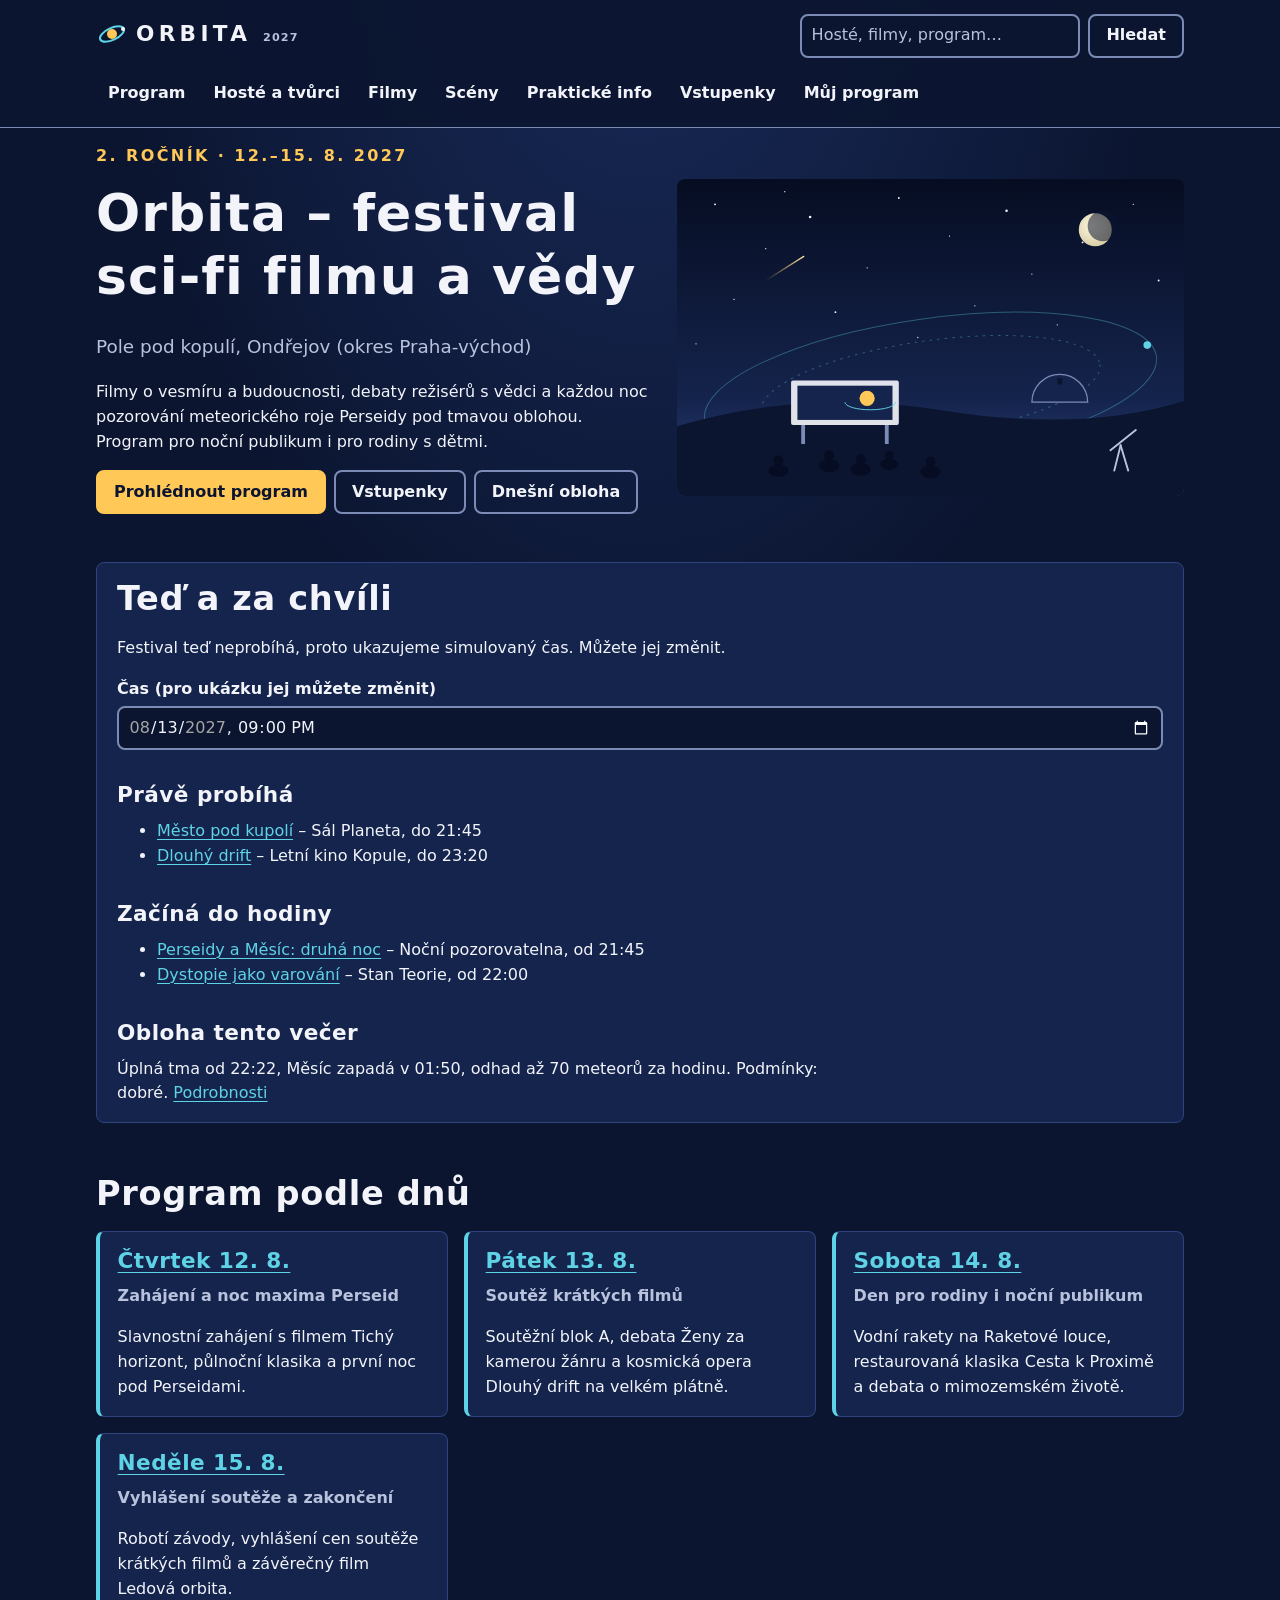
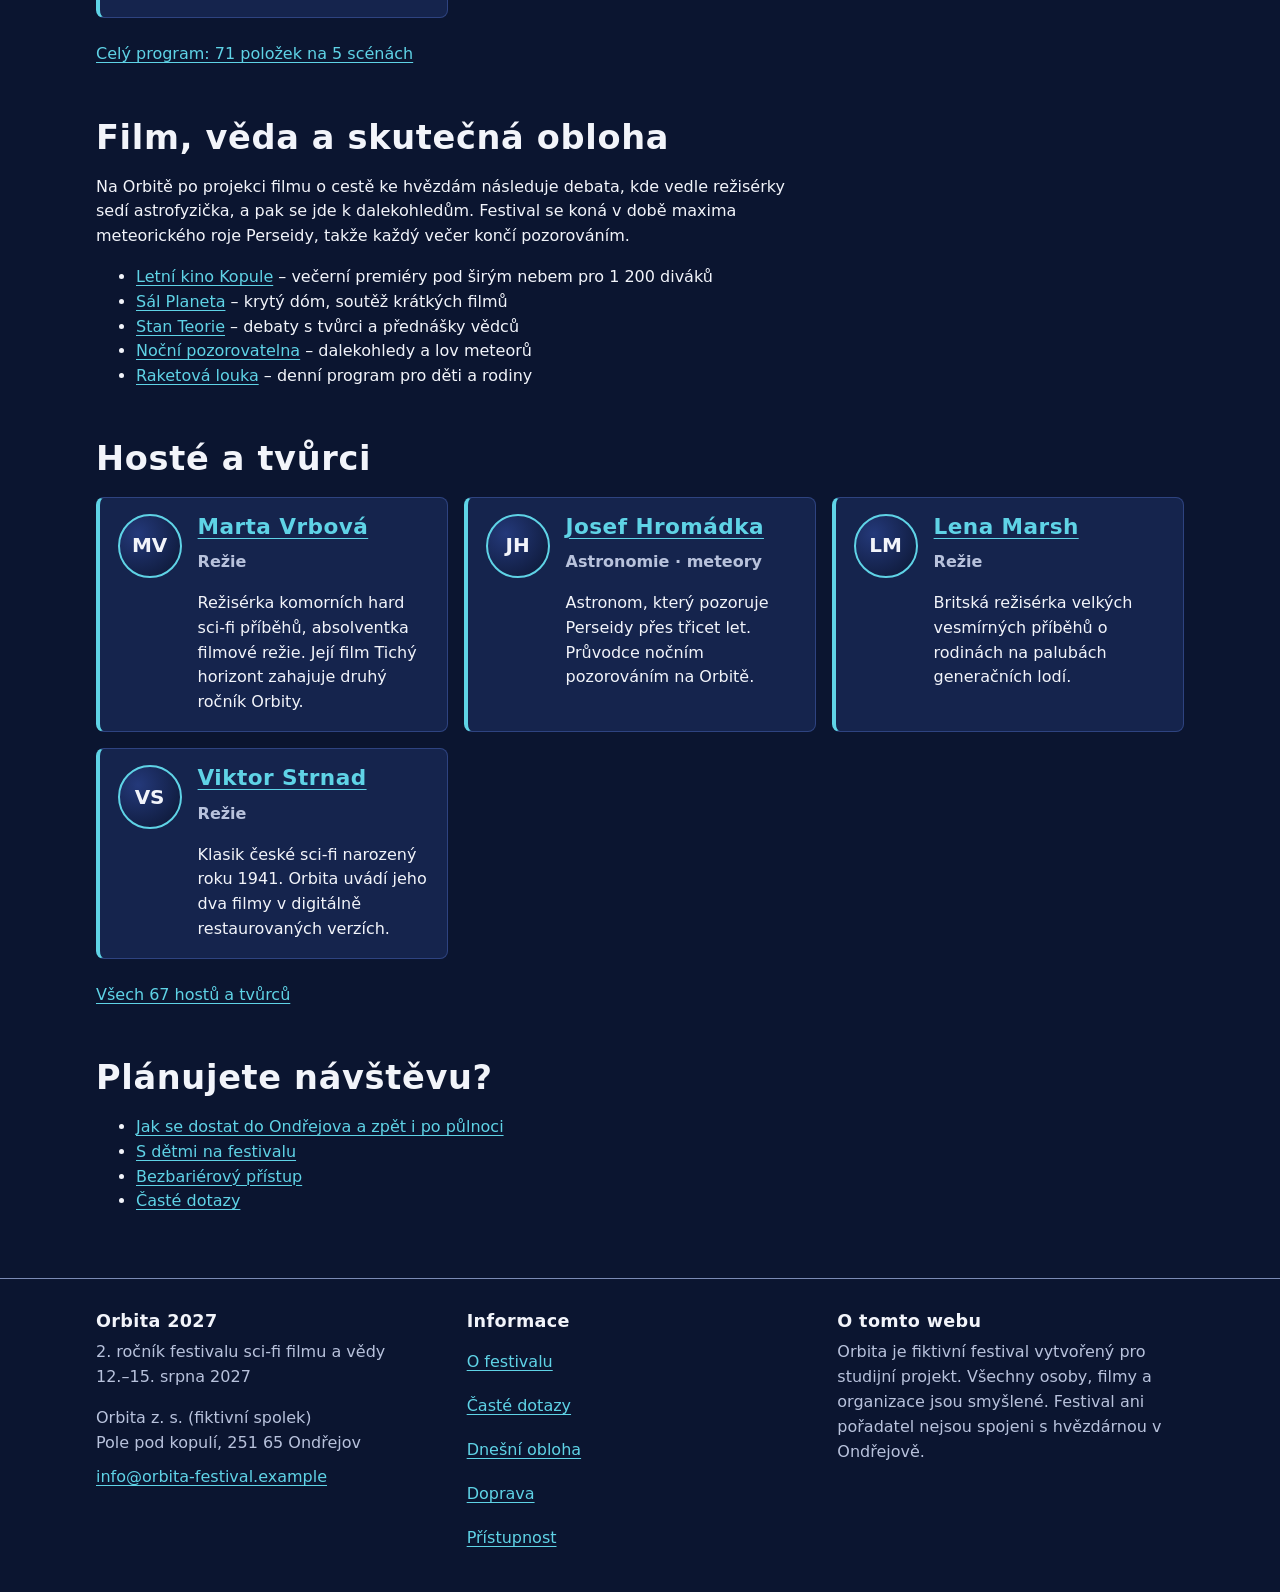
<file: index.html>
<!doctype html>
<html lang="cs">
<head>
  <meta charset="utf-8">
  <meta name="viewport" content="width=device-width, initial-scale=1">
  <title>Orbita 2027 – festival sci-fi filmu a vědy, 12.–15. 8. 2027, Ondřejov</title>
  <meta name="description" content="Čtyři dny sci-fi filmů, debat s tvůrci a vědci a nočního pozorování Perseid. 12.–15. srpna 2027 na Poli pod kopulí v Ondřejově.">
  <link rel="canonical" href="https://valeriygan04.github.io/orbita-web/">
  <meta property="og:type" content="website">
  <meta property="og:site_name" content="Orbita 2027">
  <meta property="og:locale" content="cs_CZ">
  <meta property="og:title" content="Orbita 2027 – festival sci-fi filmu a vědy, 12.–15. 8. 2027, Ondřejov">
  <meta property="og:description" content="Čtyři dny sci-fi filmů, debat s tvůrci a vědci a nočního pozorování Perseid. 12.–15. srpna 2027 na Poli pod kopulí v Ondřejově.">
  <meta property="og:url" content="https://valeriygan04.github.io/orbita-web/">
  <meta property="og:image" content="https://valeriygan04.github.io/orbita-web/images/og-orbita.png">
  <meta property="og:image:width" content="1200">
  <meta property="og:image:height" content="630">
  <meta property="og:image:alt" content="Orbita 2027 – festival sci-fi filmu a vědy, 12.–15. srpna 2027, Ondřejov">
  <meta name="theme-color" content="#0b1530">
  <link rel="icon" href="images/favicon.svg" type="image/svg+xml">
  <link rel="stylesheet" href="css/style.css">
  <script>document.documentElement.classList.add('js');</script>
  <script src="js/data.js" defer></script>
  <script src="js/app.js" defer></script>
  <script type="application/ld+json">{
 "@context": "https://schema.org",
 "@type": "Festival",
 "name": "Orbita – festival sci-fi filmu a vědy",
 "description": "Filmy o vesmíru a budoucnosti, debaty režisérů s vědci a každou noc pozorování meteorického roje Perseidy pod tmavou oblohou. Program pro noční publikum i pro rodiny s dětmi.",
 "url": "https://valeriygan04.github.io/orbita-web/",
 "inLanguage": "cs",
 "startDate": "2027-08-12",
 "endDate": "2027-08-15",
 "eventStatus": "https://schema.org/EventScheduled",
 "eventAttendanceMode": "https://schema.org/OfflineEventAttendanceMode",
 "image": "https://valeriygan04.github.io/orbita-web/images/hero-orbita.svg",
 "location": {
  "@type": "Place",
  "name": "Pole pod kopulí",
  "address": {
   "@type": "PostalAddress",
   "addressLocality": "Ondřejov",
   "postalCode": "251 65",
   "addressRegion": "Středočeský kraj",
   "addressCountry": "CZ"
  }
 },
 "organizer": {
  "@type": "Organization",
  "name": "Orbita z. s. (fiktivní spolek)",
  "email": "info@orbita-festival.example",
  "url": "https://valeriygan04.github.io/orbita-web/o-festivalu.html"
 }
}</script>
</head>
<body data-stranka="uvod">
  <a class="skip" href="#obsah">Přejít na obsah</a>
  <header class="hlavicka">
    <div class="obal">
      <div class="hlavicka__radek">
        <p class="logo"><a href="index.html"><svg viewBox="0 0 32 32" aria-hidden="true" focusable="false"><ellipse cx="16" cy="16" rx="13" ry="6" fill="none" stroke="#5fd3e6" stroke-width="2" transform="rotate(-25 16 16)"/><circle cx="16" cy="16" r="5" fill="#ffc857"/><circle cx="27" cy="11" r="2" fill="#f2f4fa"/></svg><span>Orbita <small>2027</small></span></a></p>
        <button type="button" class="menu-tlacitko" aria-expanded="false" aria-controls="hlavni-nav" hidden>Menu</button>
        <form class="hledani" role="search" action="hledat.html" method="get">
          <label class="vh" for="q">Hledat na webu</label>
          <input type="search" id="q" name="q" placeholder="Hosté, filmy, program…" autocomplete="off">
          <button type="submit">Hledat</button>
        </form>
      </div>
      <nav class="hlavni-nav" id="hlavni-nav" aria-label="Hlavní navigace">
        <ul>
          <li><a href="program.html">Program</a></li>
          <li><a href="ucinkujici.html">Hosté a tvůrci</a></li>
          <li><a href="filmy.html">Filmy</a></li>
          <li><a href="sceny.html">Scény</a></li>
          <li><a href="prakticke-informace.html">Praktické info</a></li>
          <li><a href="vstupenky.html">Vstupenky</a></li>
          <li><a href="muj-program.html">Můj program<span data-pocet></span></a></li>
        </ul>
      </nav>
    </div>
  </header>
  <main id="obsah" class="obal" tabindex="-1">
    <section class="hero" aria-labelledby="h1">
      <div>
        <p class="hero__nadtitul">2. ročník · <time datetime="2027-08-12">12.</time>–<time datetime="2027-08-15">15. 8. 2027</time></p>
        <h1 id="h1">Orbita – festival sci-fi filmu a vědy</h1>
        <p class="hero__fakta">Pole pod kopulí, Ondřejov (okres Praha-východ)</p>
        <p>Filmy o vesmíru a budoucnosti, debaty režisérů s vědci a každou noc pozorování meteorického roje Perseidy pod tmavou oblohou. Program pro noční publikum i pro rodiny s dětmi.</p>
        <p class="akce"><a class="tlacitko tlacitko--hlavni" href="program.html">Prohlédnout program</a> <a class="tlacitko" href="vstupenky.html">Vstupenky</a> <a class="tlacitko" href="obloha.html">Dnešní obloha</a></p>
      </div>
      <img src="images/hero-orbita.svg" width="800" height="500" alt="Ilustrace: noční pole pod hvězdnou oblohou, letní kino s plátnem a diváky, vedle kopule a dalekohled, po obloze letí meteory.">
    </section>

    <section id="ted" class="panel" aria-labelledby="h-ted" hidden>
      <h2 id="h-ted">Teď a za chvíli</h2>
      <p id="ted-info"></p>
      <div class="pole">
        <label for="simulovany-cas">Čas (pro ukázku jej můžete změnit)</label>
        <input type="datetime-local" id="simulovany-cas" min="2027-08-12T09:00" max="2027-08-15T23:59" step="60">
      </div>
      <div id="ted-vysledky" aria-live="polite"></div>
    </section>

    <section aria-labelledby="h-dny">
      <h2 id="h-dny">Program podle dnů</h2>
      <ul class="seznam seznam--mrizka">
        <li><article class="karta"><h3><a href="program.html?den=2027-08-12">Čtvrtek 12. 8.</a></h3><p class="meta">Zahájení a noc maxima Perseid</p><p>Slavnostní zahájení s filmem Tichý horizont, půlnoční klasika a první noc pod Perseidami.</p></article></li>
        <li><article class="karta"><h3><a href="program.html?den=2027-08-13">Pátek 13. 8.</a></h3><p class="meta">Soutěž krátkých filmů</p><p>Soutěžní blok A, debata Ženy za kamerou žánru a kosmická opera Dlouhý drift na velkém plátně.</p></article></li>
        <li><article class="karta"><h3><a href="program.html?den=2027-08-14">Sobota 14. 8.</a></h3><p class="meta">Den pro rodiny i noční publikum</p><p>Vodní rakety na Raketové louce, restaurovaná klasika Cesta k Proximě a debata o mimozemském životě.</p></article></li>
        <li><article class="karta"><h3><a href="program.html?den=2027-08-15">Neděle 15. 8.</a></h3><p class="meta">Vyhlášení soutěže a zakončení</p><p>Robotí závody, vyhlášení cen soutěže krátkých filmů a závěrečný film Ledová orbita.</p></article></li>
      </ul>
      <p><a href="program.html">Celý program: 71 položek na 5 scénách</a></p>
    </section>

    <section aria-labelledby="h-koncept">
      <h2 id="h-koncept">Film, věda a skutečná obloha</h2>
      <p>Na Orbitě po projekci filmu o cestě ke hvězdám následuje debata, kde vedle režisérky sedí astrofyzička, a pak se jde k dalekohledům. Festival se koná v době maxima meteorického roje Perseidy, takže každý večer končí pozorováním.</p>
      <ul>
        <li><a href="sceny.html#kopule">Letní kino Kopule</a> – večerní premiéry pod širým nebem pro 1 200 diváků</li>
        <li><a href="sceny.html#planeta">Sál Planeta</a> – krytý dóm, soutěž krátkých filmů</li>
        <li><a href="sceny.html#teorie">Stan Teorie</a> – debaty s tvůrci a přednášky vědců</li>
        <li><a href="sceny.html#pozorovatelna">Noční pozorovatelna</a> – dalekohledy a lov meteorů</li>
        <li><a href="sceny.html#louka">Raketová louka</a> – denní program pro děti a rodiny</li>
      </ul>
    </section>

    <section aria-labelledby="h-hoste">
      <h2 id="h-hoste">Hosté a tvůrci</h2>
      <ul class="seznam seznam--mrizka">
        <li><article class="karta osoba"><span class="avatar" aria-hidden="true">MV</span><div><h3><a href="ucinkujici-detail.html?id=marta-vrbova">Marta Vrbová</a></h3><p class="meta">Režie</p><p>Režisérka komorních hard sci-fi příběhů, absolventka filmové režie. Její film Tichý horizont zahajuje druhý ročník Orbity.</p></div></article></li><li><article class="karta osoba"><span class="avatar" aria-hidden="true">JH</span><div><h3><a href="ucinkujici-detail.html?id=josef-hromadka">Josef Hromádka</a></h3><p class="meta">Astronomie · meteory</p><p>Astronom, který pozoruje Perseidy přes třicet let. Průvodce nočním pozorováním na Orbitě.</p></div></article></li><li><article class="karta osoba"><span class="avatar" aria-hidden="true">LM</span><div><h3><a href="ucinkujici-detail.html?id=lena-marsh">Lena Marsh</a></h3><p class="meta">Režie</p><p>Britská režisérka velkých vesmírných příběhů o rodinách na palubách generačních lodí.</p></div></article></li><li><article class="karta osoba"><span class="avatar" aria-hidden="true">VS</span><div><h3><a href="ucinkujici-detail.html?id=viktor-strnad">Viktor Strnad</a></h3><p class="meta">Režie</p><p>Klasik české sci-fi narozený roku 1941. Orbita uvádí jeho dva filmy v digitálně restaurovaných verzích.</p></div></article></li>
      </ul>
      <p><a href="ucinkujici.html">Všech 67 hostů a tvůrců</a></p>
    </section>

    <section aria-labelledby="h-navsteva">
      <h2 id="h-navsteva">Plánujete návštěvu?</h2>
      <ul>
        <li><a href="prakticke-informace.html#doprava">Jak se dostat do Ondřejova a zpět i po půlnoci</a></li>
        <li><a href="prakticke-informace.html#s-detmi">S dětmi na festivalu</a></li>
        <li><a href="prakticke-informace.html#pristupnost">Bezbariérový přístup</a></li>
        <li><a href="faq.html">Časté dotazy</a></li>
      </ul>
    </section>
  </main>
  <footer class="paticka">
    <div class="obal paticka__mrizka">
      <section aria-labelledby="pat-festival">
        <h2 id="pat-festival">Orbita 2027</h2>
        <p>2. ročník festivalu sci-fi filmu a vědy<br><time datetime="2027-08-12">12.</time>–<time datetime="2027-08-15">15. srpna 2027</time></p>
        <address>Orbita z. s. (fiktivní spolek)<br>Pole pod kopulí, 251 65 Ondřejov<br><a href="mailto:info@orbita-festival.example">info@orbita-festival.example</a></address>
      </section>
      <nav aria-labelledby="pat-info">
        <h2 id="pat-info">Informace</h2>
        <ul>
          <li><a href="o-festivalu.html">O festivalu</a></li>
          <li><a href="faq.html">Časté dotazy</a></li>
          <li><a href="obloha.html">Dnešní obloha</a></li>
          <li><a href="prakticke-informace.html#doprava">Doprava</a></li>
          <li><a href="prakticke-informace.html#pristupnost">Přístupnost</a></li>
        </ul>
      </nav>
      <section aria-labelledby="pat-web">
        <h2 id="pat-web">O tomto webu</h2>
        <p>Orbita je fiktivní festival vytvořený pro studijní projekt. Všechny osoby, filmy a organizace jsou smyšlené. Festival ani pořadatel nejsou spojeni s hvězdárnou v Ondřejově.</p>
      </section>
    </div>
  </footer>
  <div id="oznameni" class="vh" role="status" aria-live="polite"></div>
</body>
</html>
</file>
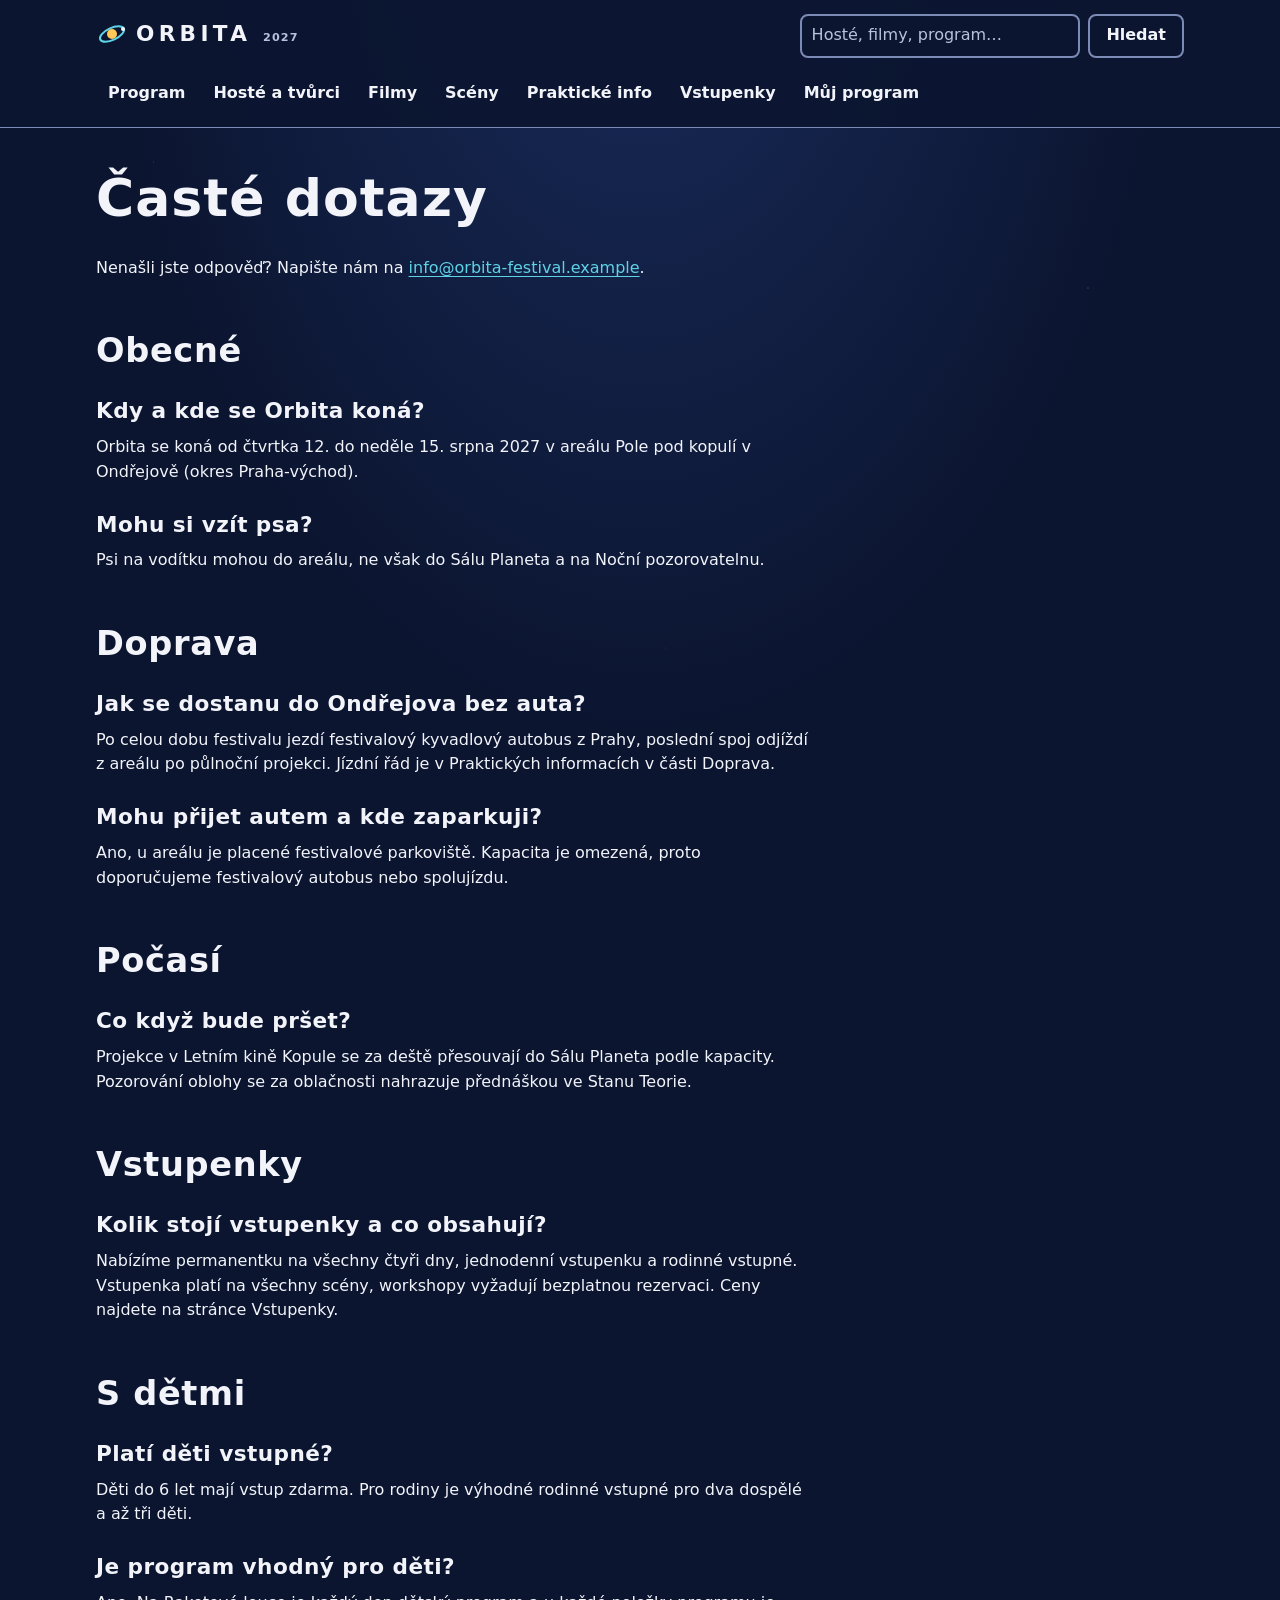
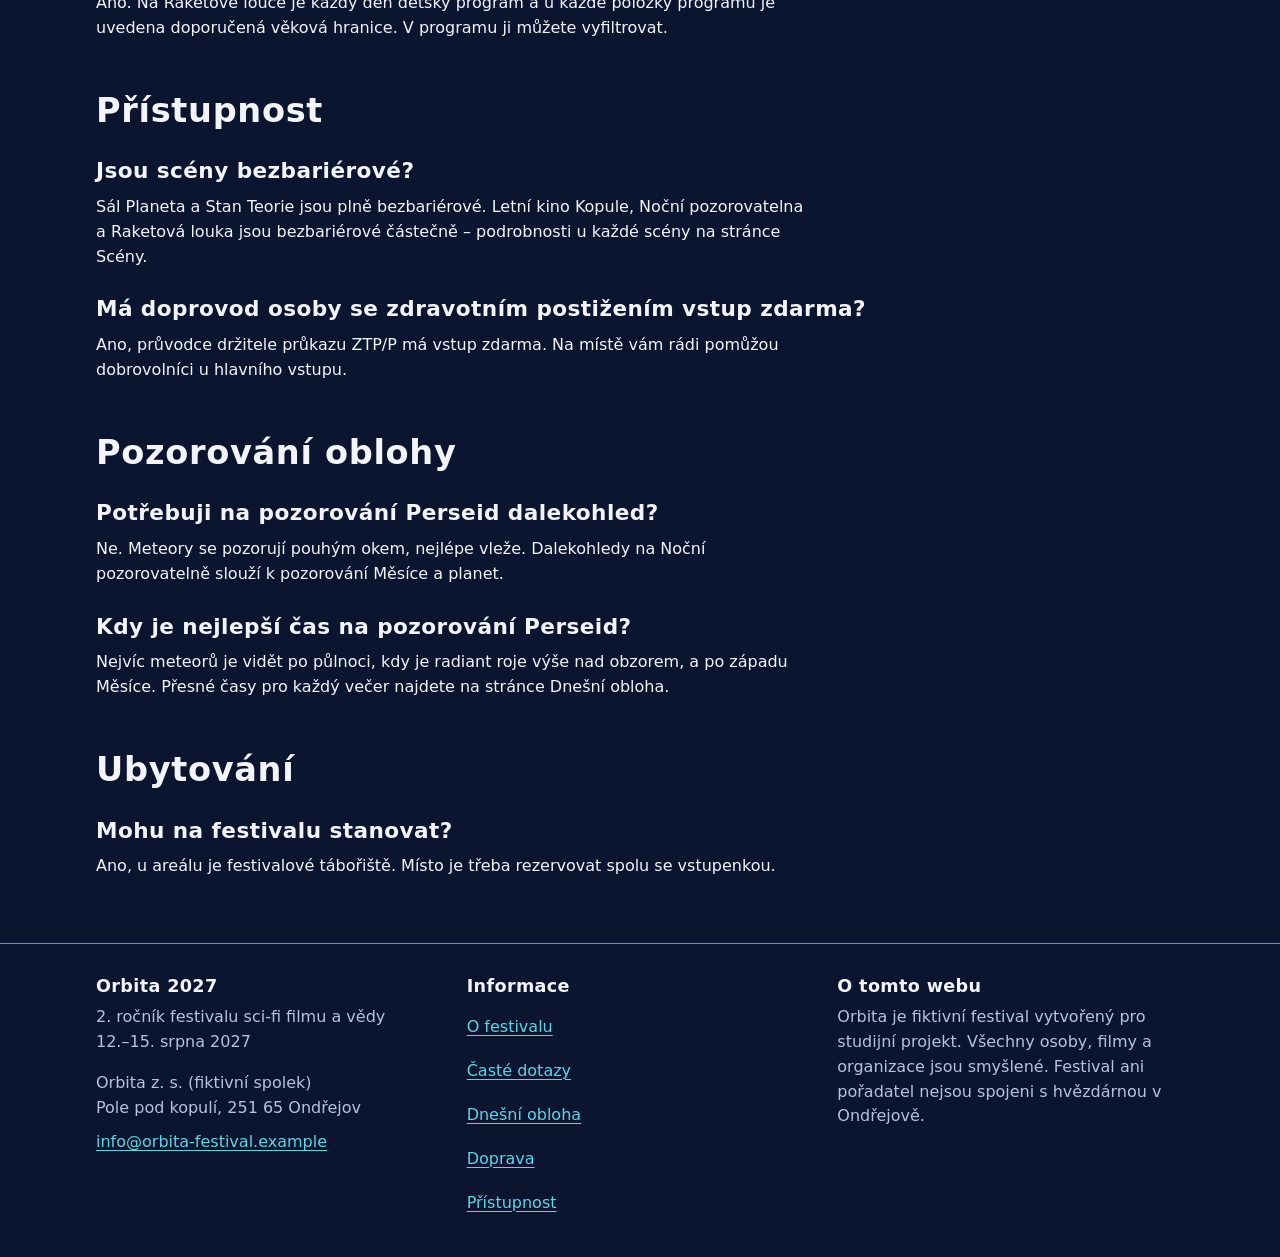
<file: faq.html>
<!doctype html>
<html lang="cs">
<head>
  <meta charset="utf-8">
  <meta name="viewport" content="width=device-width, initial-scale=1">
  <title>Časté dotazy k festivalu Orbita 2027</title>
  <meta name="description" content="Odpovědi na časté dotazy k festivalu Orbita 2027: doprava, vstupenky, děti, bezbariérovost, počasí, pozorování Perseid a stanování.">
  <link rel="canonical" href="https://valeriygan04.github.io/orbita-web/faq.html">
  <meta property="og:type" content="website">
  <meta property="og:site_name" content="Orbita 2027">
  <meta property="og:locale" content="cs_CZ">
  <meta property="og:title" content="Časté dotazy k festivalu Orbita 2027">
  <meta property="og:description" content="Odpovědi na časté dotazy k festivalu Orbita 2027: doprava, vstupenky, děti, bezbariérovost, počasí, pozorování Perseid a stanování.">
  <meta property="og:url" content="https://valeriygan04.github.io/orbita-web/faq.html">
  <meta property="og:image" content="https://valeriygan04.github.io/orbita-web/images/og-orbita.png">
  <meta property="og:image:width" content="1200">
  <meta property="og:image:height" content="630">
  <meta property="og:image:alt" content="Orbita 2027 – festival sci-fi filmu a vědy, 12.–15. srpna 2027, Ondřejov">
  <meta name="theme-color" content="#0b1530">
  <link rel="icon" href="images/favicon.svg" type="image/svg+xml">
  <link rel="stylesheet" href="css/style.css">
  <script>document.documentElement.classList.add('js');</script>
  <script src="js/data.js" defer></script>
  <script src="js/app.js" defer></script>
  <script type="application/ld+json">{
 "@context": "https://schema.org",
 "@type": "FAQPage",
 "mainEntity": [
  {
   "@type": "Question",
   "name": "Kdy a kde se Orbita koná?",
   "acceptedAnswer": {
    "@type": "Answer",
    "text": "Orbita se koná od čtvrtka 12. do neděle 15. srpna 2027 v areálu Pole pod kopulí v Ondřejově (okres Praha-východ)."
   }
  },
  {
   "@type": "Question",
   "name": "Jak se dostanu do Ondřejova bez auta?",
   "acceptedAnswer": {
    "@type": "Answer",
    "text": "Po celou dobu festivalu jezdí festivalový kyvadlový autobus z Prahy, poslední spoj odjíždí z areálu po půlnoční projekci. Jízdní řád je v Praktických informacích v části Doprava."
   }
  },
  {
   "@type": "Question",
   "name": "Mohu přijet autem a kde zaparkuji?",
   "acceptedAnswer": {
    "@type": "Answer",
    "text": "Ano, u areálu je placené festivalové parkoviště. Kapacita je omezená, proto doporučujeme festivalový autobus nebo spolujízdu."
   }
  },
  {
   "@type": "Question",
   "name": "Co když bude pršet?",
   "acceptedAnswer": {
    "@type": "Answer",
    "text": "Projekce v Letním kině Kopule se za deště přesouvají do Sálu Planeta podle kapacity. Pozorování oblohy se za oblačnosti nahrazuje přednáškou ve Stanu Teorie."
   }
  },
  {
   "@type": "Question",
   "name": "Kolik stojí vstupenky a co obsahují?",
   "acceptedAnswer": {
    "@type": "Answer",
    "text": "Nabízíme permanentku na všechny čtyři dny, jednodenní vstupenku a rodinné vstupné. Vstupenka platí na všechny scény, workshopy vyžadují bezplatnou rezervaci. Ceny najdete na stránce Vstupenky."
   }
  },
  {
   "@type": "Question",
   "name": "Platí děti vstupné?",
   "acceptedAnswer": {
    "@type": "Answer",
    "text": "Děti do 6 let mají vstup zdarma. Pro rodiny je výhodné rodinné vstupné pro dva dospělé a až tři děti."
   }
  },
  {
   "@type": "Question",
   "name": "Je program vhodný pro děti?",
   "acceptedAnswer": {
    "@type": "Answer",
    "text": "Ano. Na Raketové louce je každý den dětský program a u každé položky programu je uvedena doporučená věková hranice. V programu ji můžete vyfiltrovat."
   }
  },
  {
   "@type": "Question",
   "name": "Jsou scény bezbariérové?",
   "acceptedAnswer": {
    "@type": "Answer",
    "text": "Sál Planeta a Stan Teorie jsou plně bezbariérové. Letní kino Kopule, Noční pozorovatelna a Raketová louka jsou bezbariérové částečně – podrobnosti u každé scény na stránce Scény."
   }
  },
  {
   "@type": "Question",
   "name": "Má doprovod osoby se zdravotním postižením vstup zdarma?",
   "acceptedAnswer": {
    "@type": "Answer",
    "text": "Ano, průvodce držitele průkazu ZTP/P má vstup zdarma. Na místě vám rádi pomůžou dobrovolníci u hlavního vstupu."
   }
  },
  {
   "@type": "Question",
   "name": "Potřebuji na pozorování Perseid dalekohled?",
   "acceptedAnswer": {
    "@type": "Answer",
    "text": "Ne. Meteory se pozorují pouhým okem, nejlépe vleže. Dalekohledy na Noční pozorovatelně slouží k pozorování Měsíce a planet."
   }
  },
  {
   "@type": "Question",
   "name": "Kdy je nejlepší čas na pozorování Perseid?",
   "acceptedAnswer": {
    "@type": "Answer",
    "text": "Nejvíc meteorů je vidět po půlnoci, kdy je radiant roje výše nad obzorem, a po západu Měsíce. Přesné časy pro každý večer najdete na stránce Dnešní obloha."
   }
  },
  {
   "@type": "Question",
   "name": "Mohu na festivalu stanovat?",
   "acceptedAnswer": {
    "@type": "Answer",
    "text": "Ano, u areálu je festivalové tábořiště. Místo je třeba rezervovat spolu se vstupenkou."
   }
  },
  {
   "@type": "Question",
   "name": "Mohu si vzít psa?",
   "acceptedAnswer": {
    "@type": "Answer",
    "text": "Psi na vodítku mohou do areálu, ne však do Sálu Planeta a na Noční pozorovatelnu."
   }
  }
 ]
}</script>
</head>
<body data-stranka="faq">
  <a class="skip" href="#obsah">Přejít na obsah</a>
  <header class="hlavicka">
    <div class="obal">
      <div class="hlavicka__radek">
        <p class="logo"><a href="index.html"><svg viewBox="0 0 32 32" aria-hidden="true" focusable="false"><ellipse cx="16" cy="16" rx="13" ry="6" fill="none" stroke="#5fd3e6" stroke-width="2" transform="rotate(-25 16 16)"/><circle cx="16" cy="16" r="5" fill="#ffc857"/><circle cx="27" cy="11" r="2" fill="#f2f4fa"/></svg><span>Orbita <small>2027</small></span></a></p>
        <button type="button" class="menu-tlacitko" aria-expanded="false" aria-controls="hlavni-nav" hidden>Menu</button>
        <form class="hledani" role="search" action="hledat.html" method="get">
          <label class="vh" for="q">Hledat na webu</label>
          <input type="search" id="q" name="q" placeholder="Hosté, filmy, program…" autocomplete="off">
          <button type="submit">Hledat</button>
        </form>
      </div>
      <nav class="hlavni-nav" id="hlavni-nav" aria-label="Hlavní navigace">
        <ul>
          <li><a href="program.html">Program</a></li>
          <li><a href="ucinkujici.html">Hosté a tvůrci</a></li>
          <li><a href="filmy.html">Filmy</a></li>
          <li><a href="sceny.html">Scény</a></li>
          <li><a href="prakticke-informace.html">Praktické info</a></li>
          <li><a href="vstupenky.html">Vstupenky</a></li>
          <li><a href="muj-program.html">Můj program<span data-pocet></span></a></li>
        </ul>
      </nav>
    </div>
  </header>
  <main id="obsah" class="obal" tabindex="-1">
    <div class="faq">
    <h1>Časté dotazy</h1>
    <p>Nenašli jste odpověď? Napište nám na <a href="mailto:info@orbita-festival.example">info@orbita-festival.example</a>.</p>
    <section aria-labelledby="faq-obecne">
      <h2 id="faq-obecne">Obecné</h2>
      <h3 id="faq-01">Kdy a kde se Orbita koná?</h3>
      <p>Orbita se koná od čtvrtka 12. do neděle 15. srpna 2027 v areálu Pole pod kopulí v Ondřejově (okres Praha-východ).</p>
      <h3 id="faq-13">Mohu si vzít psa?</h3>
      <p>Psi na vodítku mohou do areálu, ne však do Sálu Planeta a na Noční pozorovatelnu.</p>
    </section>
    <section aria-labelledby="faq-doprava">
      <h2 id="faq-doprava">Doprava</h2>
      <h3 id="faq-02">Jak se dostanu do Ondřejova bez auta?</h3>
      <p>Po celou dobu festivalu jezdí festivalový kyvadlový autobus z Prahy, poslední spoj odjíždí z areálu po půlnoční projekci. Jízdní řád je v Praktických informacích v části Doprava.</p>
      <h3 id="faq-03">Mohu přijet autem a kde zaparkuji?</h3>
      <p>Ano, u areálu je placené festivalové parkoviště. Kapacita je omezená, proto doporučujeme festivalový autobus nebo spolujízdu.</p>
    </section>
    <section aria-labelledby="faq-pocasi">
      <h2 id="faq-pocasi">Počasí</h2>
      <h3 id="faq-04">Co když bude pršet?</h3>
      <p>Projekce v Letním kině Kopule se za deště přesouvají do Sálu Planeta podle kapacity. Pozorování oblohy se za oblačnosti nahrazuje přednáškou ve Stanu Teorie.</p>
    </section>
    <section aria-labelledby="faq-vstupenky">
      <h2 id="faq-vstupenky">Vstupenky</h2>
      <h3 id="faq-05">Kolik stojí vstupenky a co obsahují?</h3>
      <p>Nabízíme permanentku na všechny čtyři dny, jednodenní vstupenku a rodinné vstupné. Vstupenka platí na všechny scény, workshopy vyžadují bezplatnou rezervaci. Ceny najdete na stránce Vstupenky.</p>
    </section>
    <section aria-labelledby="faq-deti">
      <h2 id="faq-deti">S dětmi</h2>
      <h3 id="faq-06">Platí děti vstupné?</h3>
      <p>Děti do 6 let mají vstup zdarma. Pro rodiny je výhodné rodinné vstupné pro dva dospělé a až tři děti.</p>
      <h3 id="faq-07">Je program vhodný pro děti?</h3>
      <p>Ano. Na Raketové louce je každý den dětský program a u každé položky programu je uvedena doporučená věková hranice. V programu ji můžete vyfiltrovat.</p>
    </section>
    <section aria-labelledby="faq-pristupnost">
      <h2 id="faq-pristupnost">Přístupnost</h2>
      <h3 id="faq-08">Jsou scény bezbariérové?</h3>
      <p>Sál Planeta a Stan Teorie jsou plně bezbariérové. Letní kino Kopule, Noční pozorovatelna a Raketová louka jsou bezbariérové částečně – podrobnosti u každé scény na stránce Scény.</p>
      <h3 id="faq-09">Má doprovod osoby se zdravotním postižením vstup zdarma?</h3>
      <p>Ano, průvodce držitele průkazu ZTP/P má vstup zdarma. Na místě vám rádi pomůžou dobrovolníci u hlavního vstupu.</p>
    </section>
    <section aria-labelledby="faq-pozorovani">
      <h2 id="faq-pozorovani">Pozorování oblohy</h2>
      <h3 id="faq-10">Potřebuji na pozorování Perseid dalekohled?</h3>
      <p>Ne. Meteory se pozorují pouhým okem, nejlépe vleže. Dalekohledy na Noční pozorovatelně slouží k pozorování Měsíce a planet.</p>
      <h3 id="faq-11">Kdy je nejlepší čas na pozorování Perseid?</h3>
      <p>Nejvíc meteorů je vidět po půlnoci, kdy je radiant roje výše nad obzorem, a po západu Měsíce. Přesné časy pro každý večer najdete na stránce Dnešní obloha.</p>
    </section>
    <section aria-labelledby="faq-ubytovani">
      <h2 id="faq-ubytovani">Ubytování</h2>
      <h3 id="faq-12">Mohu na festivalu stanovat?</h3>
      <p>Ano, u areálu je festivalové tábořiště. Místo je třeba rezervovat spolu se vstupenkou.</p>
    </section>
    </div>
  </main>
  <footer class="paticka">
    <div class="obal paticka__mrizka">
      <section aria-labelledby="pat-festival">
        <h2 id="pat-festival">Orbita 2027</h2>
        <p>2. ročník festivalu sci-fi filmu a vědy<br><time datetime="2027-08-12">12.</time>–<time datetime="2027-08-15">15. srpna 2027</time></p>
        <address>Orbita z. s. (fiktivní spolek)<br>Pole pod kopulí, 251 65 Ondřejov<br><a href="mailto:info@orbita-festival.example">info@orbita-festival.example</a></address>
      </section>
      <nav aria-labelledby="pat-info">
        <h2 id="pat-info">Informace</h2>
        <ul>
          <li><a href="o-festivalu.html">O festivalu</a></li>
          <li><a href="faq.html">Časté dotazy</a></li>
          <li><a href="obloha.html">Dnešní obloha</a></li>
          <li><a href="prakticke-informace.html#doprava">Doprava</a></li>
          <li><a href="prakticke-informace.html#pristupnost">Přístupnost</a></li>
        </ul>
      </nav>
      <section aria-labelledby="pat-web">
        <h2 id="pat-web">O tomto webu</h2>
        <p>Orbita je fiktivní festival vytvořený pro studijní projekt. Všechny osoby, filmy a organizace jsou smyšlené. Festival ani pořadatel nejsou spojeni s hvězdárnou v Ondřejově.</p>
      </section>
    </div>
  </footer>
  <div id="oznameni" class="vh" role="status" aria-live="polite"></div>
</body>
</html>
</file>
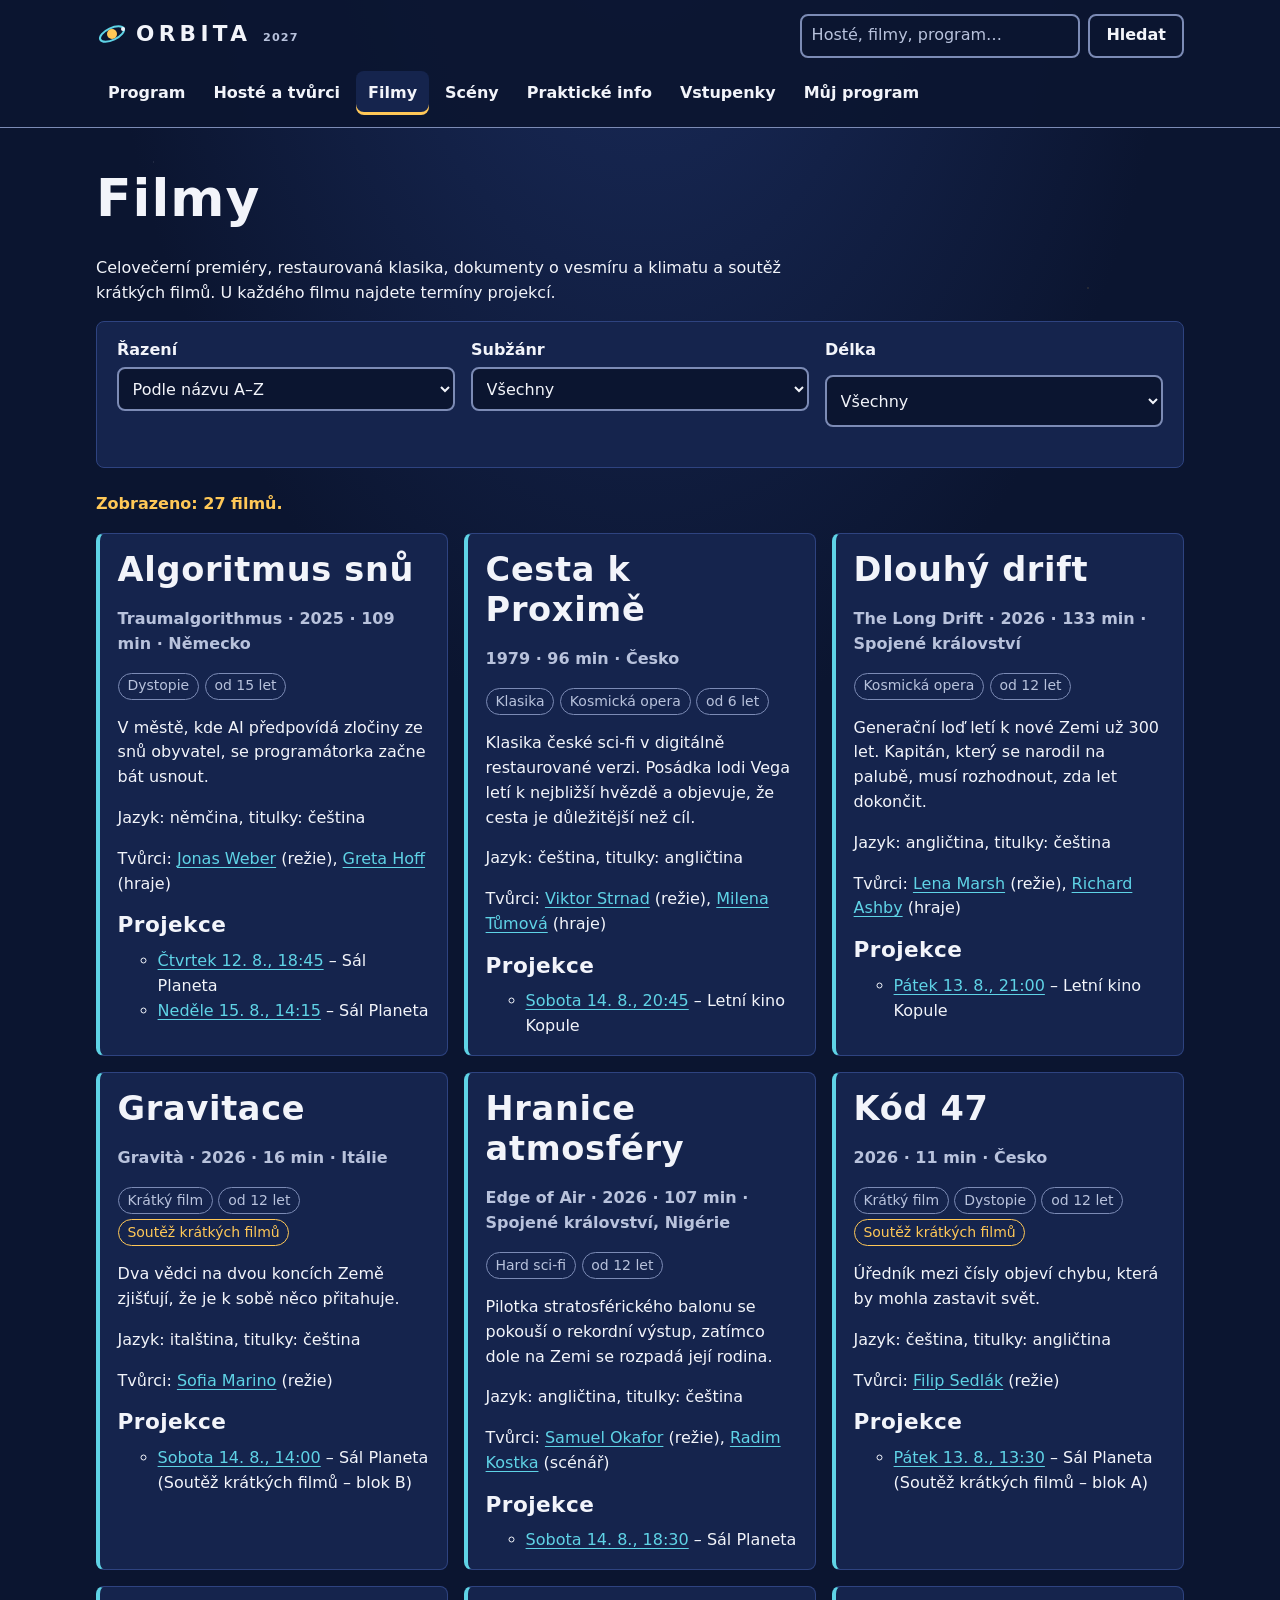
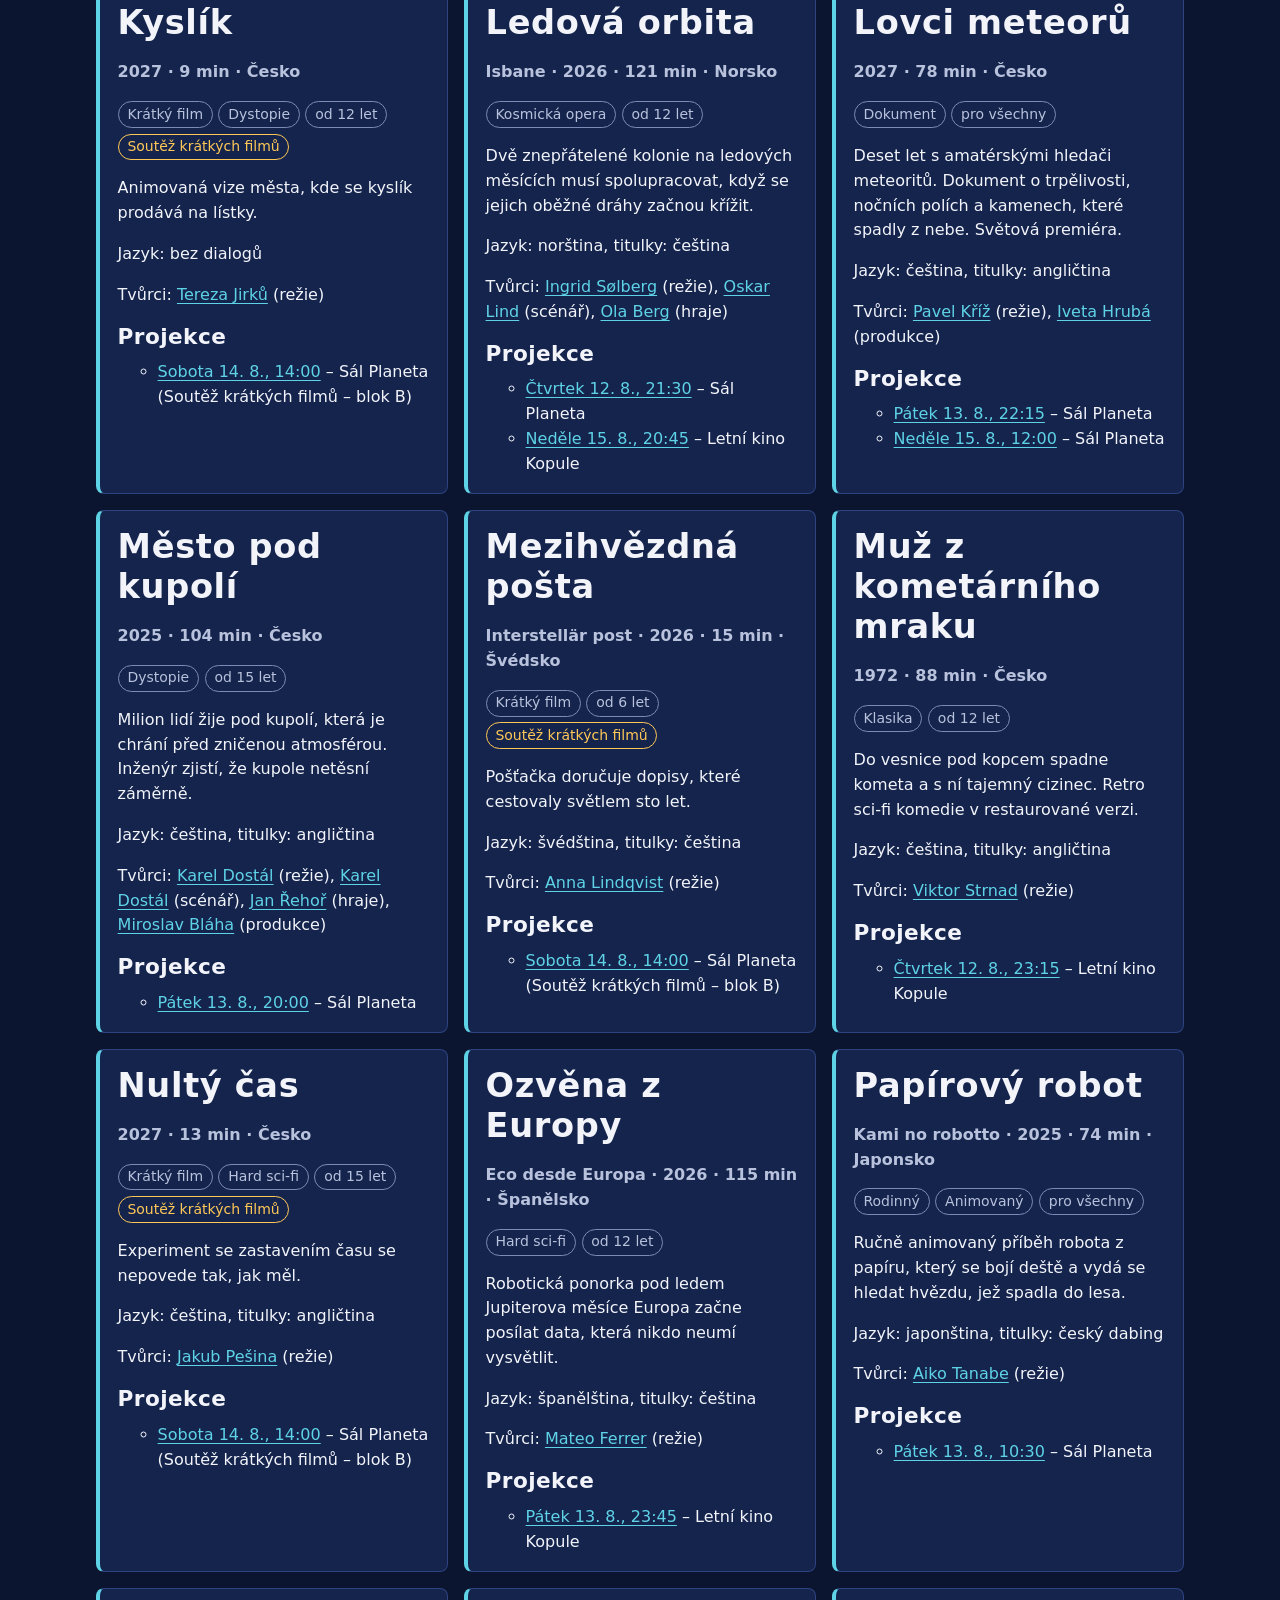
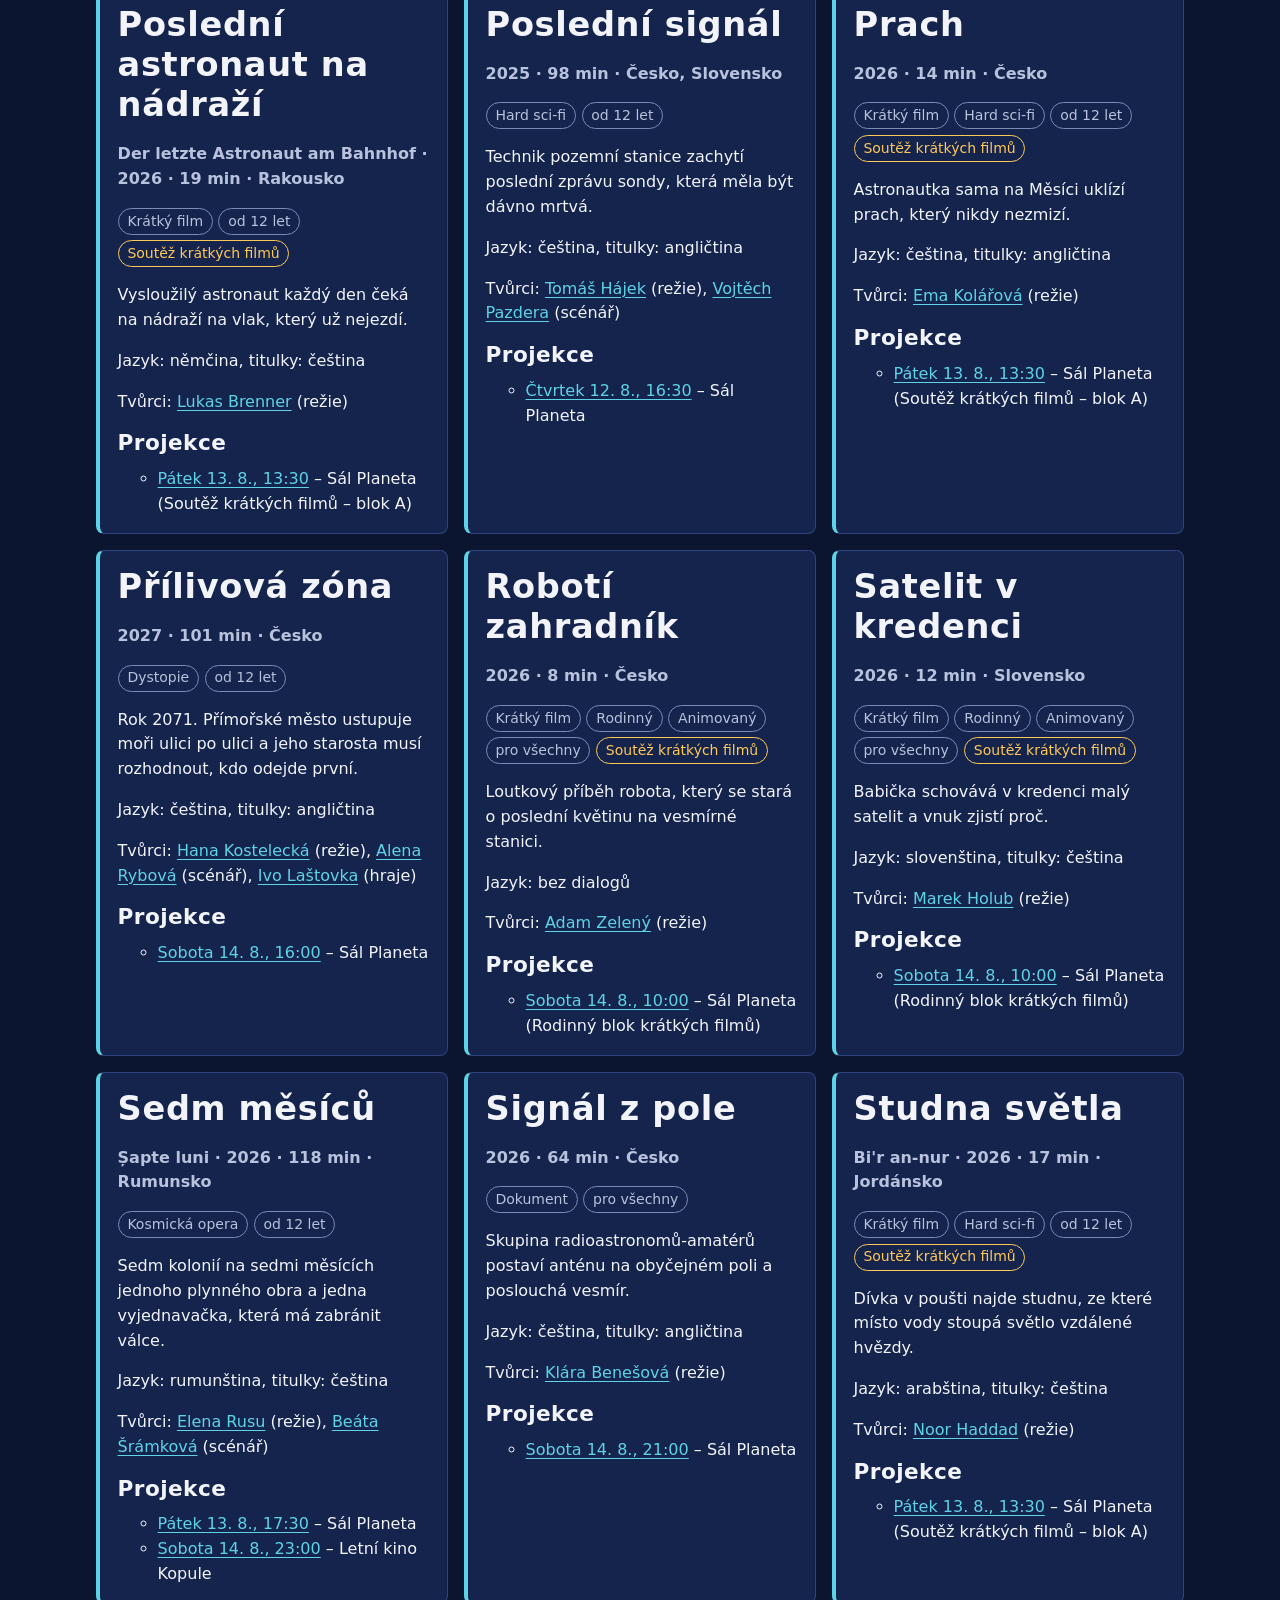
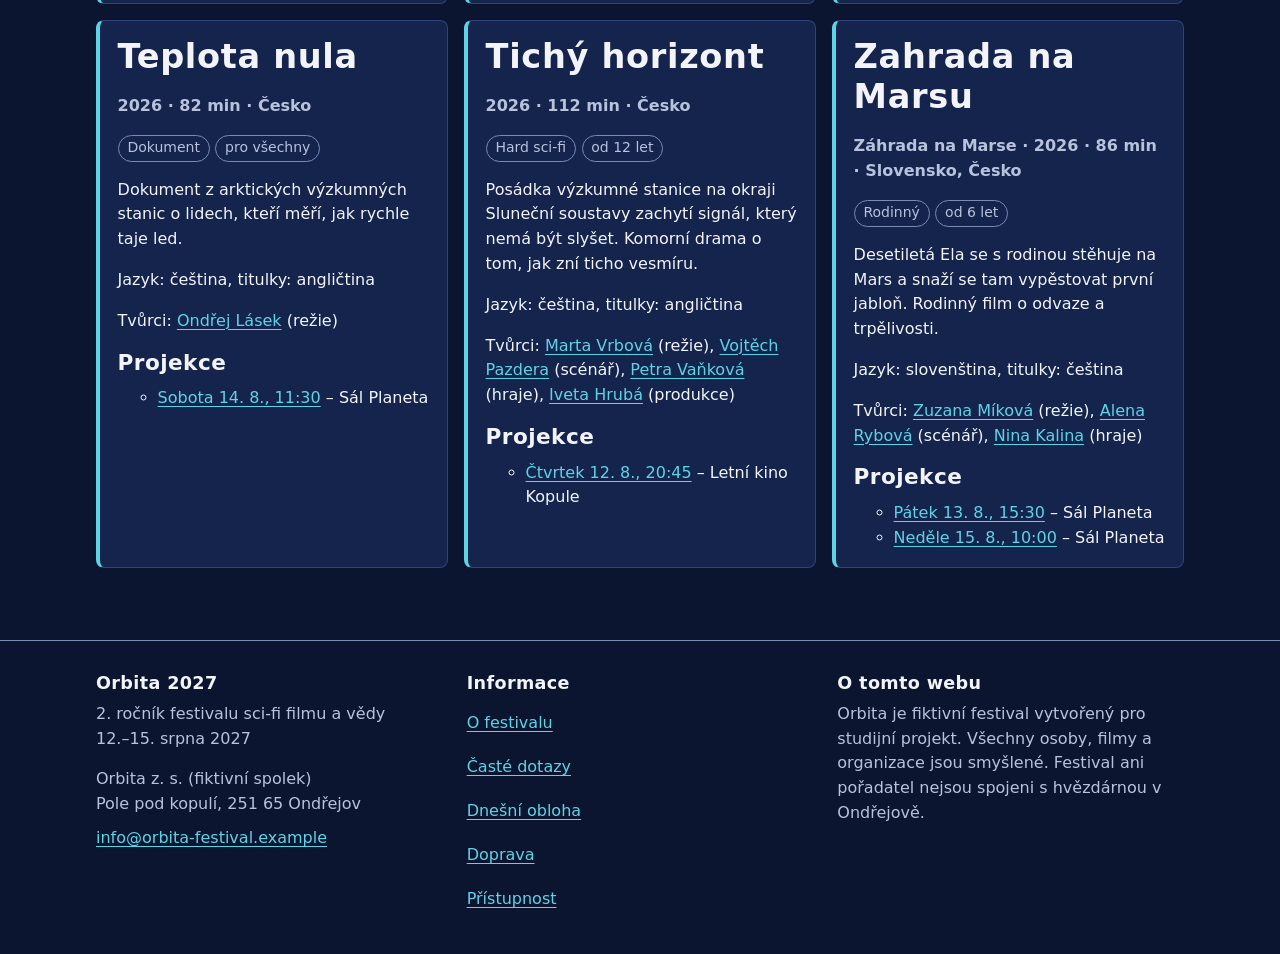
<file: filmy.html>
<!doctype html>
<html lang="cs">
<head>
  <meta charset="utf-8">
  <meta name="viewport" content="width=device-width, initial-scale=1">
  <title>Filmy festivalu Orbita 2027 – sci-fi, dokumenty, krátké filmy</title>
  <meta name="description" content="27 filmů festivalu Orbita 2027: hard sci-fi, kosmické opery, dystopie, dokumenty o vesmíru, klasika a soutěž krátkých filmů.">
  <link rel="canonical" href="https://valeriygan04.github.io/orbita-web/filmy.html">
  <meta property="og:type" content="website">
  <meta property="og:site_name" content="Orbita 2027">
  <meta property="og:locale" content="cs_CZ">
  <meta property="og:title" content="Filmy festivalu Orbita 2027 – sci-fi, dokumenty, krátké filmy">
  <meta property="og:description" content="27 filmů festivalu Orbita 2027: hard sci-fi, kosmické opery, dystopie, dokumenty o vesmíru, klasika a soutěž krátkých filmů.">
  <meta property="og:url" content="https://valeriygan04.github.io/orbita-web/filmy.html">
  <meta property="og:image" content="https://valeriygan04.github.io/orbita-web/images/og-orbita.png">
  <meta property="og:image:width" content="1200">
  <meta property="og:image:height" content="630">
  <meta property="og:image:alt" content="Orbita 2027 – festival sci-fi filmu a vědy, 12.–15. srpna 2027, Ondřejov">
  <meta name="theme-color" content="#0b1530">
  <link rel="icon" href="images/favicon.svg" type="image/svg+xml">
  <link rel="stylesheet" href="css/style.css">
  <script>document.documentElement.classList.add('js');</script>
  <script src="js/data.js" defer></script>
  <script src="js/app.js" defer></script>
  <script type="application/ld+json">{
 "@context": "https://schema.org",
 "@type": "WebPage",
 "name": "Filmy – Orbita 2027",
 "description": "Filmy festivalu Orbita 2027.",
 "url": "https://valeriygan04.github.io/orbita-web/filmy.html",
 "inLanguage": "cs",
 "isPartOf": {
  "@type": "WebSite",
  "name": "Orbita 2027",
  "url": "https://valeriygan04.github.io/orbita-web/"
 }
}</script>
</head>
<body data-stranka="filmy">
  <a class="skip" href="#obsah">Přejít na obsah</a>
  <header class="hlavicka">
    <div class="obal">
      <div class="hlavicka__radek">
        <p class="logo"><a href="index.html"><svg viewBox="0 0 32 32" aria-hidden="true" focusable="false"><ellipse cx="16" cy="16" rx="13" ry="6" fill="none" stroke="#5fd3e6" stroke-width="2" transform="rotate(-25 16 16)"/><circle cx="16" cy="16" r="5" fill="#ffc857"/><circle cx="27" cy="11" r="2" fill="#f2f4fa"/></svg><span>Orbita <small>2027</small></span></a></p>
        <button type="button" class="menu-tlacitko" aria-expanded="false" aria-controls="hlavni-nav" hidden>Menu</button>
        <form class="hledani" role="search" action="hledat.html" method="get">
          <label class="vh" for="q">Hledat na webu</label>
          <input type="search" id="q" name="q" placeholder="Hosté, filmy, program…" autocomplete="off">
          <button type="submit">Hledat</button>
        </form>
      </div>
      <nav class="hlavni-nav" id="hlavni-nav" aria-label="Hlavní navigace">
        <ul>
          <li><a href="program.html">Program</a></li>
          <li><a href="ucinkujici.html">Hosté a tvůrci</a></li>
          <li><a href="filmy.html" aria-current="page">Filmy</a></li>
          <li><a href="sceny.html">Scény</a></li>
          <li><a href="prakticke-informace.html">Praktické info</a></li>
          <li><a href="vstupenky.html">Vstupenky</a></li>
          <li><a href="muj-program.html">Můj program<span data-pocet></span></a></li>
        </ul>
      </nav>
    </div>
  </header>
  <main id="obsah" class="obal" tabindex="-1">
    <h1>Filmy</h1>
    <p>Celovečerní premiéry, restaurovaná klasika, dokumenty o vesmíru a klimatu a soutěž krátkých filmů. U každého filmu najdete termíny projekcí.</p>
    <form id="filtr-filmu" class="panel" action="filmy.html" method="get">
      <div class="seznam seznam--mrizka">
        <div class="pole">
          <label for="razeni">Řazení</label>
          <select id="razeni" name="razeni">
            <option value="nazev">Podle názvu A–Z</option>
            <option value="rok-novejsi">Od nejnovějších</option>
            <option value="rok-starsi">Od nejstarších</option>
            <option value="delka-kratsi">Od nejkratších</option>
            <option value="delka-delsi">Od nejdelších</option>
          </select>
        </div>
        <div class="pole">
          <label for="zanr">Subžánr</label>
          <select id="zanr" name="zanr">
            <option value="">Všechny</option>
            <option value="hard-scifi">Hard sci-fi</option>
            <option value="kosmicka-opera">Kosmická opera</option>
            <option value="dystopie">Dystopie</option>
            <option value="dokument">Dokument</option>
            <option value="klasika">Klasika</option>
            <option value="kratky">Krátký film</option>
            <option value="rodinny">Rodinný</option>
            <option value="animovany">Animovaný</option>
          </select>
        </div>
        <div class="pole">
          <label for="delka">Délka</label>
          <select id="delka" name="delka">
            <option value="">Všechny</option>
            <option value="celovecerni">Celovečerní</option>
            <option value="kratky">Krátké</option>
          </select>
        </div>
      </div>
      <button type="submit">Použít</button>
    </form>
    <p id="stav" class="stav" role="status"></p>
    <div id="vysledky">
      <noscript><p class="panel upozorneni">Seznam filmů se zobrazuje pomocí JavaScriptu. Zapněte jej, prosím.</p></noscript>
    </div>
  </main>
  <footer class="paticka">
    <div class="obal paticka__mrizka">
      <section aria-labelledby="pat-festival">
        <h2 id="pat-festival">Orbita 2027</h2>
        <p>2. ročník festivalu sci-fi filmu a vědy<br><time datetime="2027-08-12">12.</time>–<time datetime="2027-08-15">15. srpna 2027</time></p>
        <address>Orbita z. s. (fiktivní spolek)<br>Pole pod kopulí, 251 65 Ondřejov<br><a href="mailto:info@orbita-festival.example">info@orbita-festival.example</a></address>
      </section>
      <nav aria-labelledby="pat-info">
        <h2 id="pat-info">Informace</h2>
        <ul>
          <li><a href="o-festivalu.html">O festivalu</a></li>
          <li><a href="faq.html">Časté dotazy</a></li>
          <li><a href="obloha.html">Dnešní obloha</a></li>
          <li><a href="prakticke-informace.html#doprava">Doprava</a></li>
          <li><a href="prakticke-informace.html#pristupnost">Přístupnost</a></li>
        </ul>
      </nav>
      <section aria-labelledby="pat-web">
        <h2 id="pat-web">O tomto webu</h2>
        <p>Orbita je fiktivní festival vytvořený pro studijní projekt. Všechny osoby, filmy a organizace jsou smyšlené. Festival ani pořadatel nejsou spojeni s hvězdárnou v Ondřejově.</p>
      </section>
    </div>
  </footer>
  <div id="oznameni" class="vh" role="status" aria-live="polite"></div>
</body>
</html>
</file>
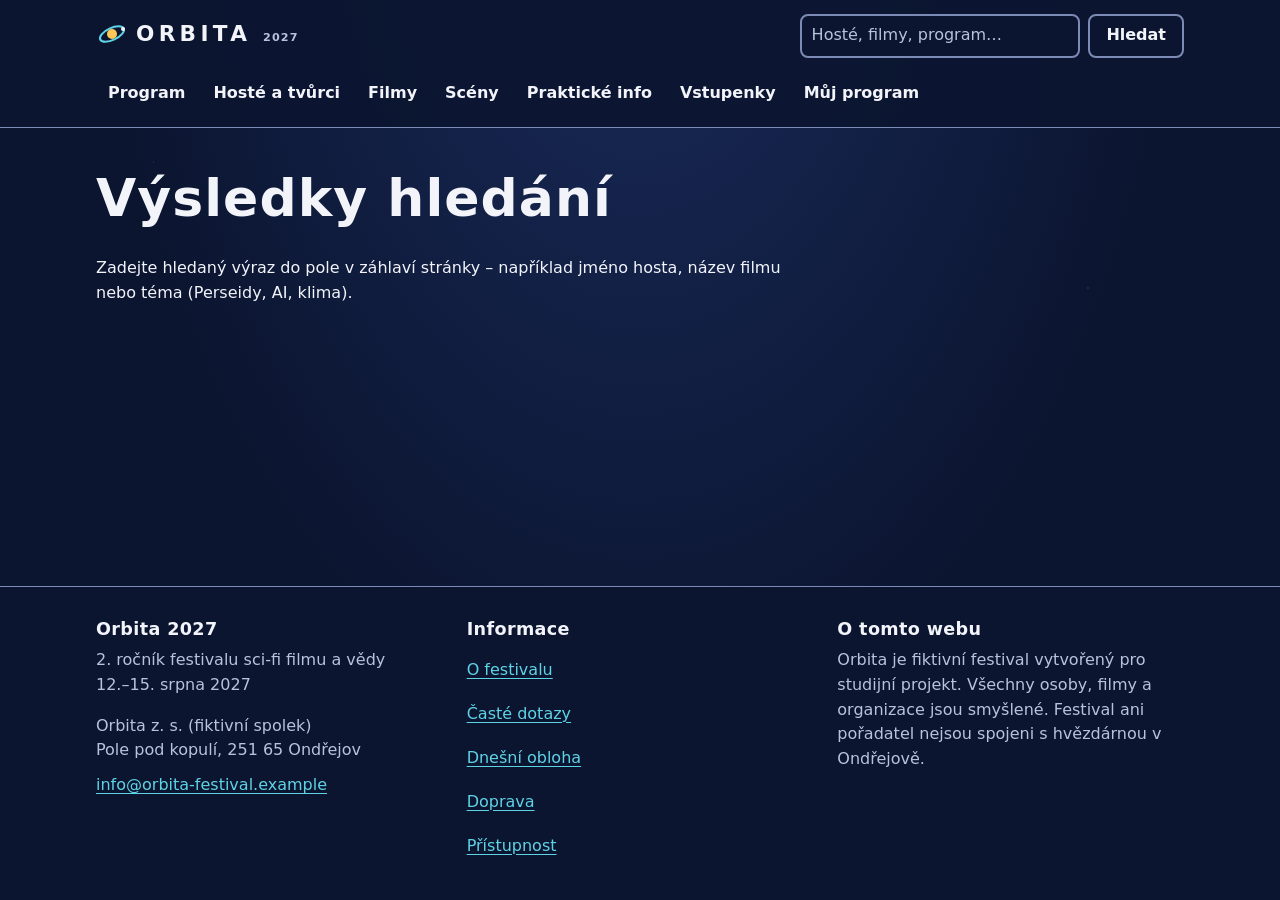
<file: hledat.html>
<!doctype html>
<html lang="cs">
<head>
  <meta charset="utf-8">
  <meta name="viewport" content="width=device-width, initial-scale=1">
  <title>Hledání – Orbita 2027</title>
  <meta name="description" content="Vyhledávání hostů, tvůrců, filmů a programu festivalu Orbita 2027.">
  <meta name="robots" content="noindex, follow">
  <link rel="canonical" href="https://valeriygan04.github.io/orbita-web/hledat.html">
  <meta property="og:type" content="website">
  <meta property="og:site_name" content="Orbita 2027">
  <meta property="og:locale" content="cs_CZ">
  <meta property="og:title" content="Hledání – Orbita 2027">
  <meta property="og:description" content="Vyhledávání hostů, tvůrců, filmů a programu festivalu Orbita 2027.">
  <meta property="og:url" content="https://valeriygan04.github.io/orbita-web/hledat.html">
  <meta property="og:image" content="https://valeriygan04.github.io/orbita-web/images/og-orbita.png">
  <meta property="og:image:width" content="1200">
  <meta property="og:image:height" content="630">
  <meta property="og:image:alt" content="Orbita 2027 – festival sci-fi filmu a vědy, 12.–15. srpna 2027, Ondřejov">
  <meta name="theme-color" content="#0b1530">
  <link rel="icon" href="images/favicon.svg" type="image/svg+xml">
  <link rel="stylesheet" href="css/style.css">
  <script>document.documentElement.classList.add('js');</script>
  <script src="js/data.js" defer></script>
  <script src="js/app.js" defer></script>
  <script type="application/ld+json">{
 "@context": "https://schema.org",
 "@type": "WebPage",
 "name": "Hledání – Orbita 2027",
 "description": "Vyhledávání hostů, tvůrců, filmů a programu festivalu Orbita 2027.",
 "url": "https://valeriygan04.github.io/orbita-web/hledat.html",
 "inLanguage": "cs",
 "isPartOf": {
  "@type": "WebSite",
  "name": "Orbita 2027",
  "url": "https://valeriygan04.github.io/orbita-web/"
 }
}</script>
</head>
<body data-stranka="hledat">
  <a class="skip" href="#obsah">Přejít na obsah</a>
  <header class="hlavicka">
    <div class="obal">
      <div class="hlavicka__radek">
        <p class="logo"><a href="index.html"><svg viewBox="0 0 32 32" aria-hidden="true" focusable="false"><ellipse cx="16" cy="16" rx="13" ry="6" fill="none" stroke="#5fd3e6" stroke-width="2" transform="rotate(-25 16 16)"/><circle cx="16" cy="16" r="5" fill="#ffc857"/><circle cx="27" cy="11" r="2" fill="#f2f4fa"/></svg><span>Orbita <small>2027</small></span></a></p>
        <button type="button" class="menu-tlacitko" aria-expanded="false" aria-controls="hlavni-nav" hidden>Menu</button>
        <form class="hledani" role="search" action="hledat.html" method="get">
          <label class="vh" for="q">Hledat na webu</label>
          <input type="search" id="q" name="q" placeholder="Hosté, filmy, program…" autocomplete="off">
          <button type="submit">Hledat</button>
        </form>
      </div>
      <nav class="hlavni-nav" id="hlavni-nav" aria-label="Hlavní navigace">
        <ul>
          <li><a href="program.html">Program</a></li>
          <li><a href="ucinkujici.html">Hosté a tvůrci</a></li>
          <li><a href="filmy.html">Filmy</a></li>
          <li><a href="sceny.html">Scény</a></li>
          <li><a href="prakticke-informace.html">Praktické info</a></li>
          <li><a href="vstupenky.html">Vstupenky</a></li>
          <li><a href="muj-program.html">Můj program<span data-pocet></span></a></li>
        </ul>
      </nav>
    </div>
  </header>
  <main id="obsah" class="obal" tabindex="-1">
    <h1>Výsledky hledání</h1>
    <p id="stav" class="stav" role="status"></p>
    <div id="vysledky">
      <noscript><p class="panel upozorneni">Vyhledávání vyžaduje JavaScript. Zkuste <a href="program.html">program</a> nebo <a href="ucinkujici.html">seznam hostů a tvůrců</a>.</p></noscript>
    </div>
  </main>
  <footer class="paticka">
    <div class="obal paticka__mrizka">
      <section aria-labelledby="pat-festival">
        <h2 id="pat-festival">Orbita 2027</h2>
        <p>2. ročník festivalu sci-fi filmu a vědy<br><time datetime="2027-08-12">12.</time>–<time datetime="2027-08-15">15. srpna 2027</time></p>
        <address>Orbita z. s. (fiktivní spolek)<br>Pole pod kopulí, 251 65 Ondřejov<br><a href="mailto:info@orbita-festival.example">info@orbita-festival.example</a></address>
      </section>
      <nav aria-labelledby="pat-info">
        <h2 id="pat-info">Informace</h2>
        <ul>
          <li><a href="o-festivalu.html">O festivalu</a></li>
          <li><a href="faq.html">Časté dotazy</a></li>
          <li><a href="obloha.html">Dnešní obloha</a></li>
          <li><a href="prakticke-informace.html#doprava">Doprava</a></li>
          <li><a href="prakticke-informace.html#pristupnost">Přístupnost</a></li>
        </ul>
      </nav>
      <section aria-labelledby="pat-web">
        <h2 id="pat-web">O tomto webu</h2>
        <p>Orbita je fiktivní festival vytvořený pro studijní projekt. Všechny osoby, filmy a organizace jsou smyšlené. Festival ani pořadatel nejsou spojeni s hvězdárnou v Ondřejově.</p>
      </section>
    </div>
  </footer>
  <div id="oznameni" class="vh" role="status" aria-live="polite"></div>
</body>
</html>
</file>
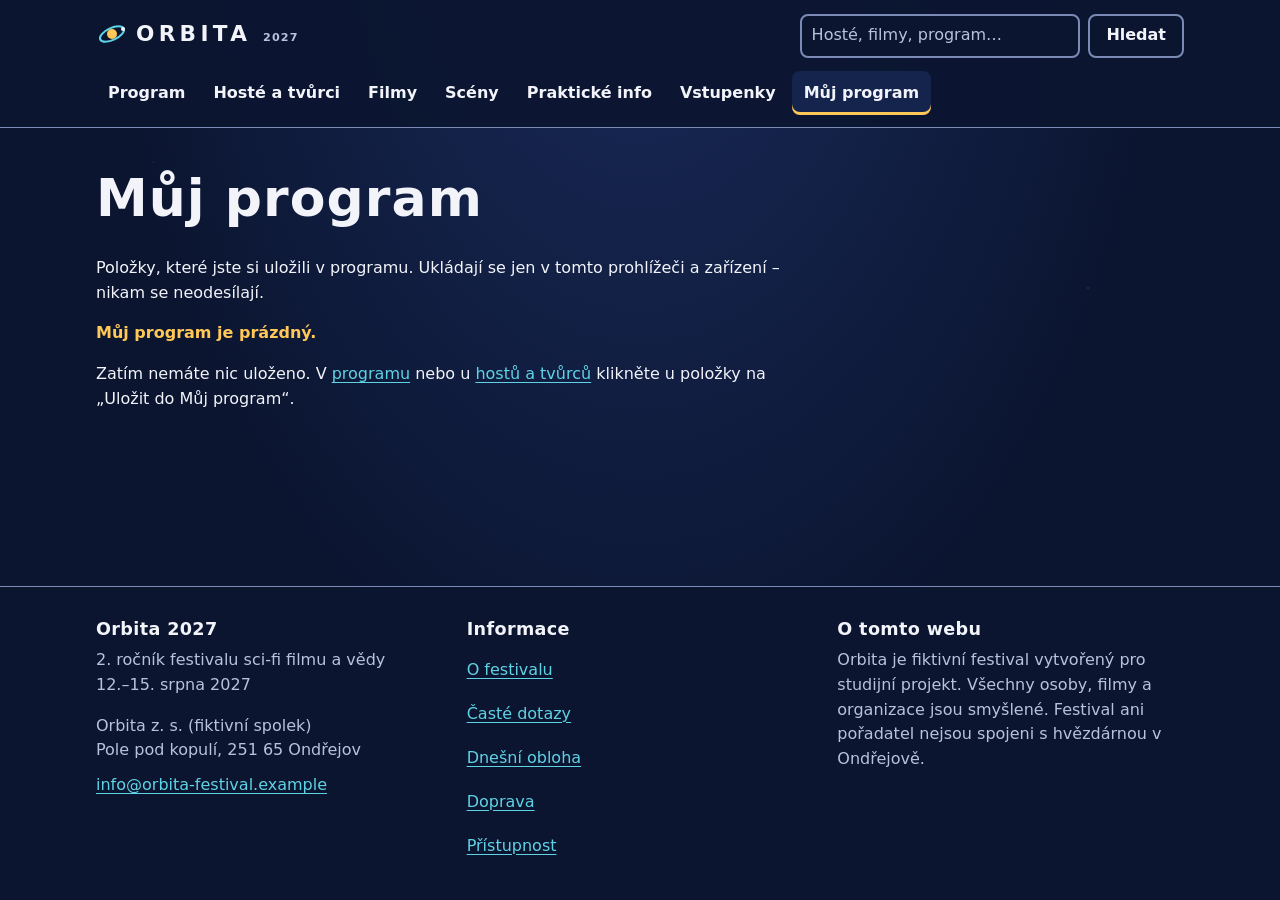
<file: muj-program.html>
<!doctype html>
<html lang="cs">
<head>
  <meta charset="utf-8">
  <meta name="viewport" content="width=device-width, initial-scale=1">
  <title>Můj program – Orbita 2027</title>
  <meta name="description" content="Váš osobní program festivalu Orbita 2027 s upozorněním na časové kolize a exportem do kalendáře.">
  <meta name="robots" content="noindex, follow">
  <link rel="canonical" href="https://valeriygan04.github.io/orbita-web/muj-program.html">
  <meta property="og:type" content="website">
  <meta property="og:site_name" content="Orbita 2027">
  <meta property="og:locale" content="cs_CZ">
  <meta property="og:title" content="Můj program – Orbita 2027">
  <meta property="og:description" content="Váš osobní program festivalu Orbita 2027 s upozorněním na časové kolize a exportem do kalendáře.">
  <meta property="og:url" content="https://valeriygan04.github.io/orbita-web/muj-program.html">
  <meta property="og:image" content="https://valeriygan04.github.io/orbita-web/images/og-orbita.png">
  <meta property="og:image:width" content="1200">
  <meta property="og:image:height" content="630">
  <meta property="og:image:alt" content="Orbita 2027 – festival sci-fi filmu a vědy, 12.–15. srpna 2027, Ondřejov">
  <meta name="theme-color" content="#0b1530">
  <link rel="icon" href="images/favicon.svg" type="image/svg+xml">
  <link rel="stylesheet" href="css/style.css">
  <script>document.documentElement.classList.add('js');</script>
  <script src="js/data.js" defer></script>
  <script src="js/app.js" defer></script>
  <script type="application/ld+json">{
 "@context": "https://schema.org",
 "@type": "WebPage",
 "name": "Můj program – Orbita 2027",
 "description": "Váš osobní program festivalu Orbita 2027 s upozorněním na časové kolize a exportem do kalendáře.",
 "url": "https://valeriygan04.github.io/orbita-web/muj-program.html",
 "inLanguage": "cs",
 "isPartOf": {
  "@type": "WebSite",
  "name": "Orbita 2027",
  "url": "https://valeriygan04.github.io/orbita-web/"
 }
}</script>
</head>
<body data-stranka="muj-program">
  <a class="skip" href="#obsah">Přejít na obsah</a>
  <header class="hlavicka">
    <div class="obal">
      <div class="hlavicka__radek">
        <p class="logo"><a href="index.html"><svg viewBox="0 0 32 32" aria-hidden="true" focusable="false"><ellipse cx="16" cy="16" rx="13" ry="6" fill="none" stroke="#5fd3e6" stroke-width="2" transform="rotate(-25 16 16)"/><circle cx="16" cy="16" r="5" fill="#ffc857"/><circle cx="27" cy="11" r="2" fill="#f2f4fa"/></svg><span>Orbita <small>2027</small></span></a></p>
        <button type="button" class="menu-tlacitko" aria-expanded="false" aria-controls="hlavni-nav" hidden>Menu</button>
        <form class="hledani" role="search" action="hledat.html" method="get">
          <label class="vh" for="q">Hledat na webu</label>
          <input type="search" id="q" name="q" placeholder="Hosté, filmy, program…" autocomplete="off">
          <button type="submit">Hledat</button>
        </form>
      </div>
      <nav class="hlavni-nav" id="hlavni-nav" aria-label="Hlavní navigace">
        <ul>
          <li><a href="program.html">Program</a></li>
          <li><a href="ucinkujici.html">Hosté a tvůrci</a></li>
          <li><a href="filmy.html">Filmy</a></li>
          <li><a href="sceny.html">Scény</a></li>
          <li><a href="prakticke-informace.html">Praktické info</a></li>
          <li><a href="vstupenky.html">Vstupenky</a></li>
          <li><a href="muj-program.html" aria-current="page">Můj program<span data-pocet></span></a></li>
        </ul>
      </nav>
    </div>
  </header>
  <main id="obsah" class="obal" tabindex="-1">
    <h1>Můj program</h1>
    <p>Položky, které jste si uložili v programu. Ukládají se jen v tomto prohlížeči a zařízení – nikam se neodesílají.</p>
    <div id="akce-mp" class="akce" hidden>
      <button type="button" id="stahnout-ics">Stáhnout do kalendáře (.ics)</button>
      <button type="button" id="tisk">Vytisknout</button>
    </div>
    <p id="stav" class="stav" role="status"></p>
    <div id="vysledky">
      <noscript><p class="panel upozorneni">Můj program vyžaduje JavaScript a ukládání dat v prohlížeči.</p></noscript>
    </div>
  </main>
  <footer class="paticka">
    <div class="obal paticka__mrizka">
      <section aria-labelledby="pat-festival">
        <h2 id="pat-festival">Orbita 2027</h2>
        <p>2. ročník festivalu sci-fi filmu a vědy<br><time datetime="2027-08-12">12.</time>–<time datetime="2027-08-15">15. srpna 2027</time></p>
        <address>Orbita z. s. (fiktivní spolek)<br>Pole pod kopulí, 251 65 Ondřejov<br><a href="mailto:info@orbita-festival.example">info@orbita-festival.example</a></address>
      </section>
      <nav aria-labelledby="pat-info">
        <h2 id="pat-info">Informace</h2>
        <ul>
          <li><a href="o-festivalu.html">O festivalu</a></li>
          <li><a href="faq.html">Časté dotazy</a></li>
          <li><a href="obloha.html">Dnešní obloha</a></li>
          <li><a href="prakticke-informace.html#doprava">Doprava</a></li>
          <li><a href="prakticke-informace.html#pristupnost">Přístupnost</a></li>
        </ul>
      </nav>
      <section aria-labelledby="pat-web">
        <h2 id="pat-web">O tomto webu</h2>
        <p>Orbita je fiktivní festival vytvořený pro studijní projekt. Všechny osoby, filmy a organizace jsou smyšlené. Festival ani pořadatel nejsou spojeni s hvězdárnou v Ondřejově.</p>
      </section>
    </div>
  </footer>
  <div id="oznameni" class="vh" role="status" aria-live="polite"></div>
</body>
</html>
</file>
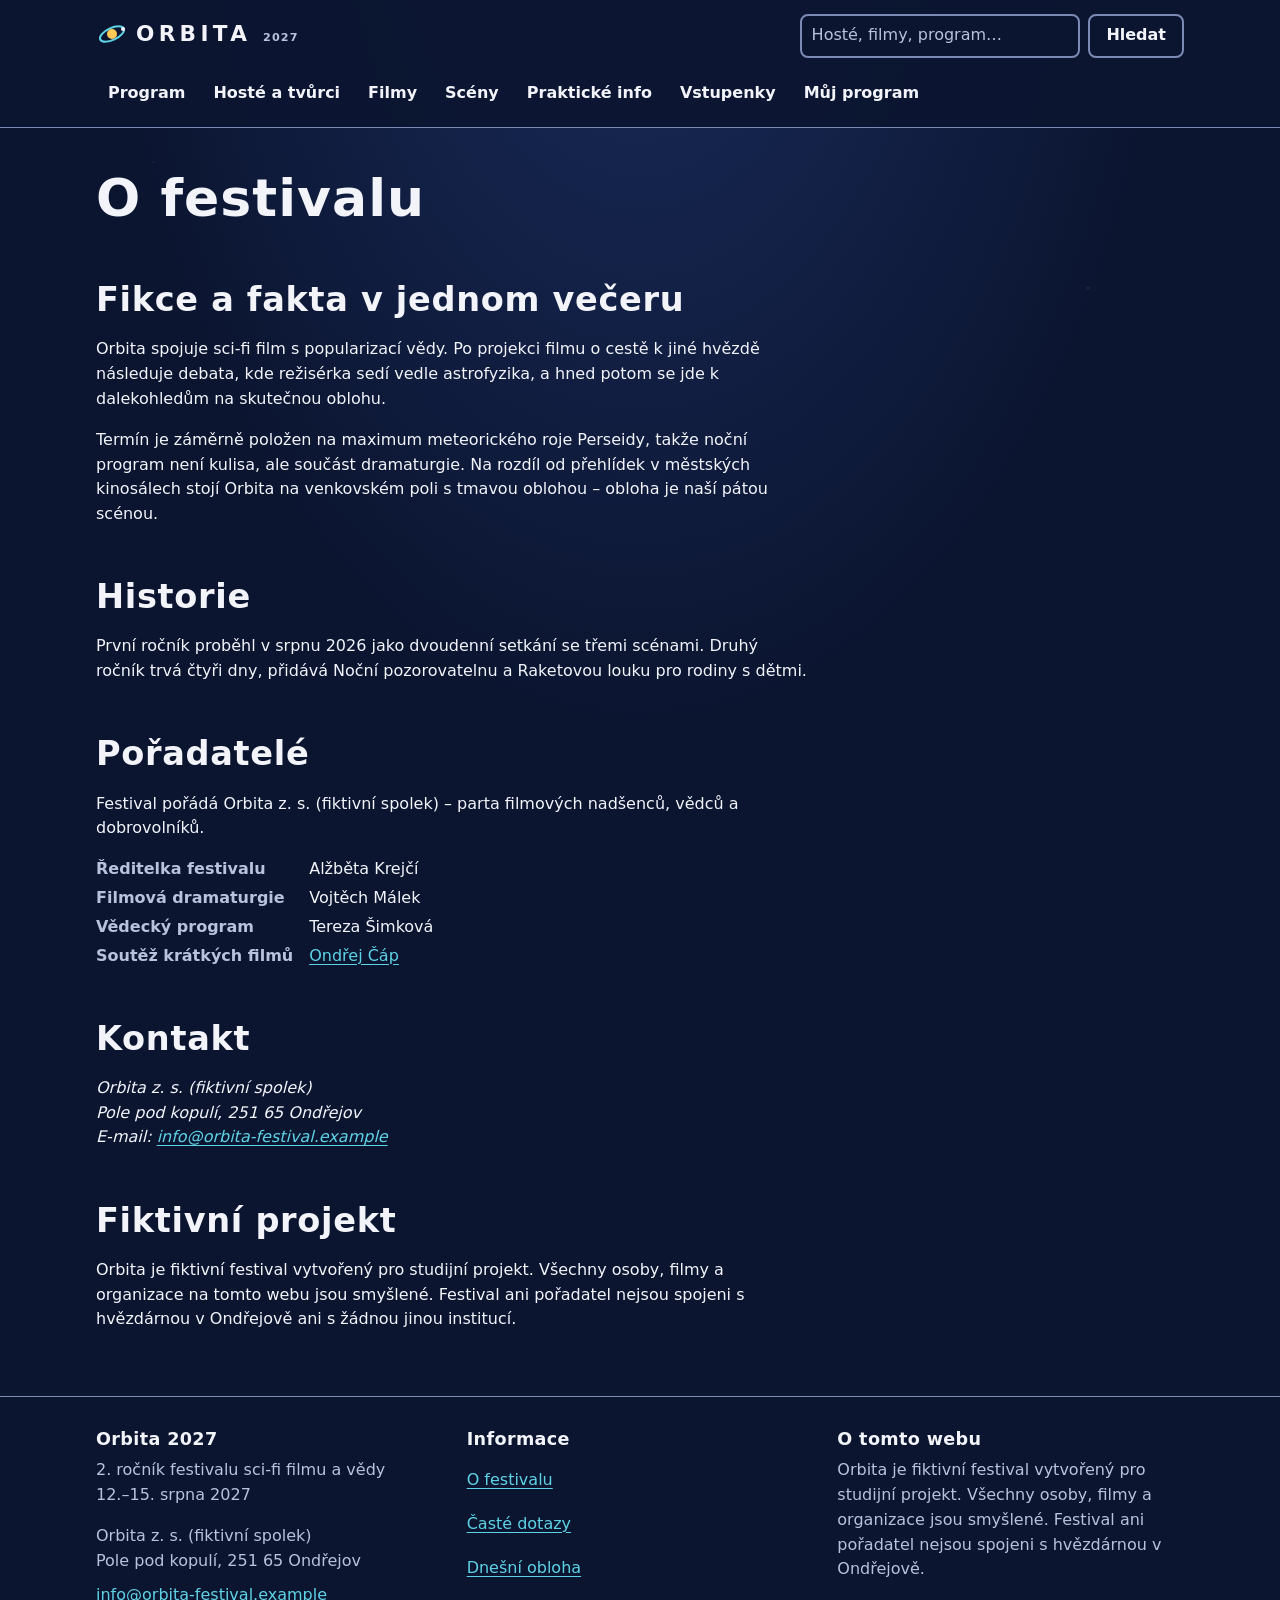
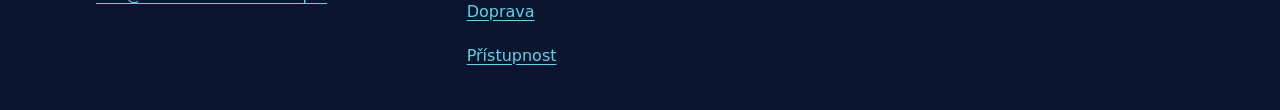
<file: o-festivalu.html>
<!doctype html>
<html lang="cs">
<head>
  <meta charset="utf-8">
  <meta name="viewport" content="width=device-width, initial-scale=1">
  <title>O festivalu Orbita – sci-fi film a věda v Ondřejově</title>
  <meta name="description" content="Orbita je festival sci-fi filmu a vědy v Ondřejově. Koncept festivalu, historie, tým pořadatelů a kontakt.">
  <link rel="canonical" href="https://valeriygan04.github.io/orbita-web/o-festivalu.html">
  <meta property="og:type" content="website">
  <meta property="og:site_name" content="Orbita 2027">
  <meta property="og:locale" content="cs_CZ">
  <meta property="og:title" content="O festivalu Orbita – sci-fi film a věda v Ondřejově">
  <meta property="og:description" content="Orbita je festival sci-fi filmu a vědy v Ondřejově. Koncept festivalu, historie, tým pořadatelů a kontakt.">
  <meta property="og:url" content="https://valeriygan04.github.io/orbita-web/o-festivalu.html">
  <meta property="og:image" content="https://valeriygan04.github.io/orbita-web/images/og-orbita.png">
  <meta property="og:image:width" content="1200">
  <meta property="og:image:height" content="630">
  <meta property="og:image:alt" content="Orbita 2027 – festival sci-fi filmu a vědy, 12.–15. srpna 2027, Ondřejov">
  <meta name="theme-color" content="#0b1530">
  <link rel="icon" href="images/favicon.svg" type="image/svg+xml">
  <link rel="stylesheet" href="css/style.css">
  <script>document.documentElement.classList.add('js');</script>
  <script src="js/data.js" defer></script>
  <script src="js/app.js" defer></script>
  <script type="application/ld+json">{
 "@context": "https://schema.org",
 "@type": "Organization",
 "name": "Orbita z. s. (fiktivní spolek)",
 "url": "https://valeriygan04.github.io/orbita-web/o-festivalu.html",
 "email": "info@orbita-festival.example",
 "address": {
  "@type": "PostalAddress",
  "streetAddress": "Pole pod kopulí",
  "postalCode": "251 65",
  "addressLocality": "Ondřejov",
  "addressCountry": "CZ"
 }
}</script>
</head>
<body data-stranka="o-festivalu">
  <a class="skip" href="#obsah">Přejít na obsah</a>
  <header class="hlavicka">
    <div class="obal">
      <div class="hlavicka__radek">
        <p class="logo"><a href="index.html"><svg viewBox="0 0 32 32" aria-hidden="true" focusable="false"><ellipse cx="16" cy="16" rx="13" ry="6" fill="none" stroke="#5fd3e6" stroke-width="2" transform="rotate(-25 16 16)"/><circle cx="16" cy="16" r="5" fill="#ffc857"/><circle cx="27" cy="11" r="2" fill="#f2f4fa"/></svg><span>Orbita <small>2027</small></span></a></p>
        <button type="button" class="menu-tlacitko" aria-expanded="false" aria-controls="hlavni-nav" hidden>Menu</button>
        <form class="hledani" role="search" action="hledat.html" method="get">
          <label class="vh" for="q">Hledat na webu</label>
          <input type="search" id="q" name="q" placeholder="Hosté, filmy, program…" autocomplete="off">
          <button type="submit">Hledat</button>
        </form>
      </div>
      <nav class="hlavni-nav" id="hlavni-nav" aria-label="Hlavní navigace">
        <ul>
          <li><a href="program.html">Program</a></li>
          <li><a href="ucinkujici.html">Hosté a tvůrci</a></li>
          <li><a href="filmy.html">Filmy</a></li>
          <li><a href="sceny.html">Scény</a></li>
          <li><a href="prakticke-informace.html">Praktické info</a></li>
          <li><a href="vstupenky.html">Vstupenky</a></li>
          <li><a href="muj-program.html">Můj program<span data-pocet></span></a></li>
        </ul>
      </nav>
    </div>
  </header>
  <main id="obsah" class="obal" tabindex="-1">
    <h1>O festivalu</h1>
    <section aria-labelledby="h-koncept">
      <h2 id="h-koncept">Fikce a fakta v jednom večeru</h2>
      <p>Orbita spojuje sci-fi film s popularizací vědy. Po projekci filmu o cestě k jiné hvězdě následuje debata, kde režisérka sedí vedle astrofyzika, a hned potom se jde k dalekohledům na skutečnou oblohu.</p>
      <p>Termín je záměrně položen na maximum meteorického roje Perseidy, takže noční program není kulisa, ale součást dramaturgie. Na rozdíl od přehlídek v městských kinosálech stojí Orbita na venkovském poli s tmavou oblohou – obloha je naší pátou scénou.</p>
    </section>
    <section aria-labelledby="h-historie">
      <h2 id="h-historie">Historie</h2>
      <p>První ročník proběhl v srpnu 2026 jako dvoudenní setkání se třemi scénami. Druhý ročník trvá čtyři dny, přidává Noční pozorovatelnu a Raketovou louku pro rodiny s dětmi.</p>
    </section>
    <section aria-labelledby="h-tym">
      <h2 id="h-tym">Pořadatelé</h2>
      <p>Festival pořádá Orbita z. s. (fiktivní spolek) – parta filmových nadšenců, vědců a dobrovolníků.</p>
      <dl class="fakta">
        <dt>Ředitelka festivalu</dt><dd>Alžběta Krejčí</dd>
        <dt>Filmová dramaturgie</dt><dd>Vojtěch Málek</dd>
        <dt>Vědecký program</dt><dd>Tereza Šimková</dd>
        <dt>Soutěž krátkých filmů</dt><dd><a href="ucinkujici-detail.html?id=ondrej-cap">Ondřej Čáp</a></dd>
      </dl>
    </section>
    <section aria-labelledby="h-kontakt">
      <h2 id="h-kontakt">Kontakt</h2>
      <address>Orbita z. s. (fiktivní spolek)<br>Pole pod kopulí, 251 65 Ondřejov<br>E-mail: <a href="mailto:info@orbita-festival.example">info@orbita-festival.example</a></address>
    </section>
    <section aria-labelledby="h-fikce">
      <h2 id="h-fikce">Fiktivní projekt</h2>
      <p>Orbita je fiktivní festival vytvořený pro studijní projekt. Všechny osoby, filmy a organizace na tomto webu jsou smyšlené. Festival ani pořadatel nejsou spojeni s hvězdárnou v Ondřejově ani s žádnou jinou institucí.</p>
    </section>
  </main>
  <footer class="paticka">
    <div class="obal paticka__mrizka">
      <section aria-labelledby="pat-festival">
        <h2 id="pat-festival">Orbita 2027</h2>
        <p>2. ročník festivalu sci-fi filmu a vědy<br><time datetime="2027-08-12">12.</time>–<time datetime="2027-08-15">15. srpna 2027</time></p>
        <address>Orbita z. s. (fiktivní spolek)<br>Pole pod kopulí, 251 65 Ondřejov<br><a href="mailto:info@orbita-festival.example">info@orbita-festival.example</a></address>
      </section>
      <nav aria-labelledby="pat-info">
        <h2 id="pat-info">Informace</h2>
        <ul>
          <li><a href="o-festivalu.html">O festivalu</a></li>
          <li><a href="faq.html">Časté dotazy</a></li>
          <li><a href="obloha.html">Dnešní obloha</a></li>
          <li><a href="prakticke-informace.html#doprava">Doprava</a></li>
          <li><a href="prakticke-informace.html#pristupnost">Přístupnost</a></li>
        </ul>
      </nav>
      <section aria-labelledby="pat-web">
        <h2 id="pat-web">O tomto webu</h2>
        <p>Orbita je fiktivní festival vytvořený pro studijní projekt. Všechny osoby, filmy a organizace jsou smyšlené. Festival ani pořadatel nejsou spojeni s hvězdárnou v Ondřejově.</p>
      </section>
    </div>
  </footer>
  <div id="oznameni" class="vh" role="status" aria-live="polite"></div>
</body>
</html>
</file>
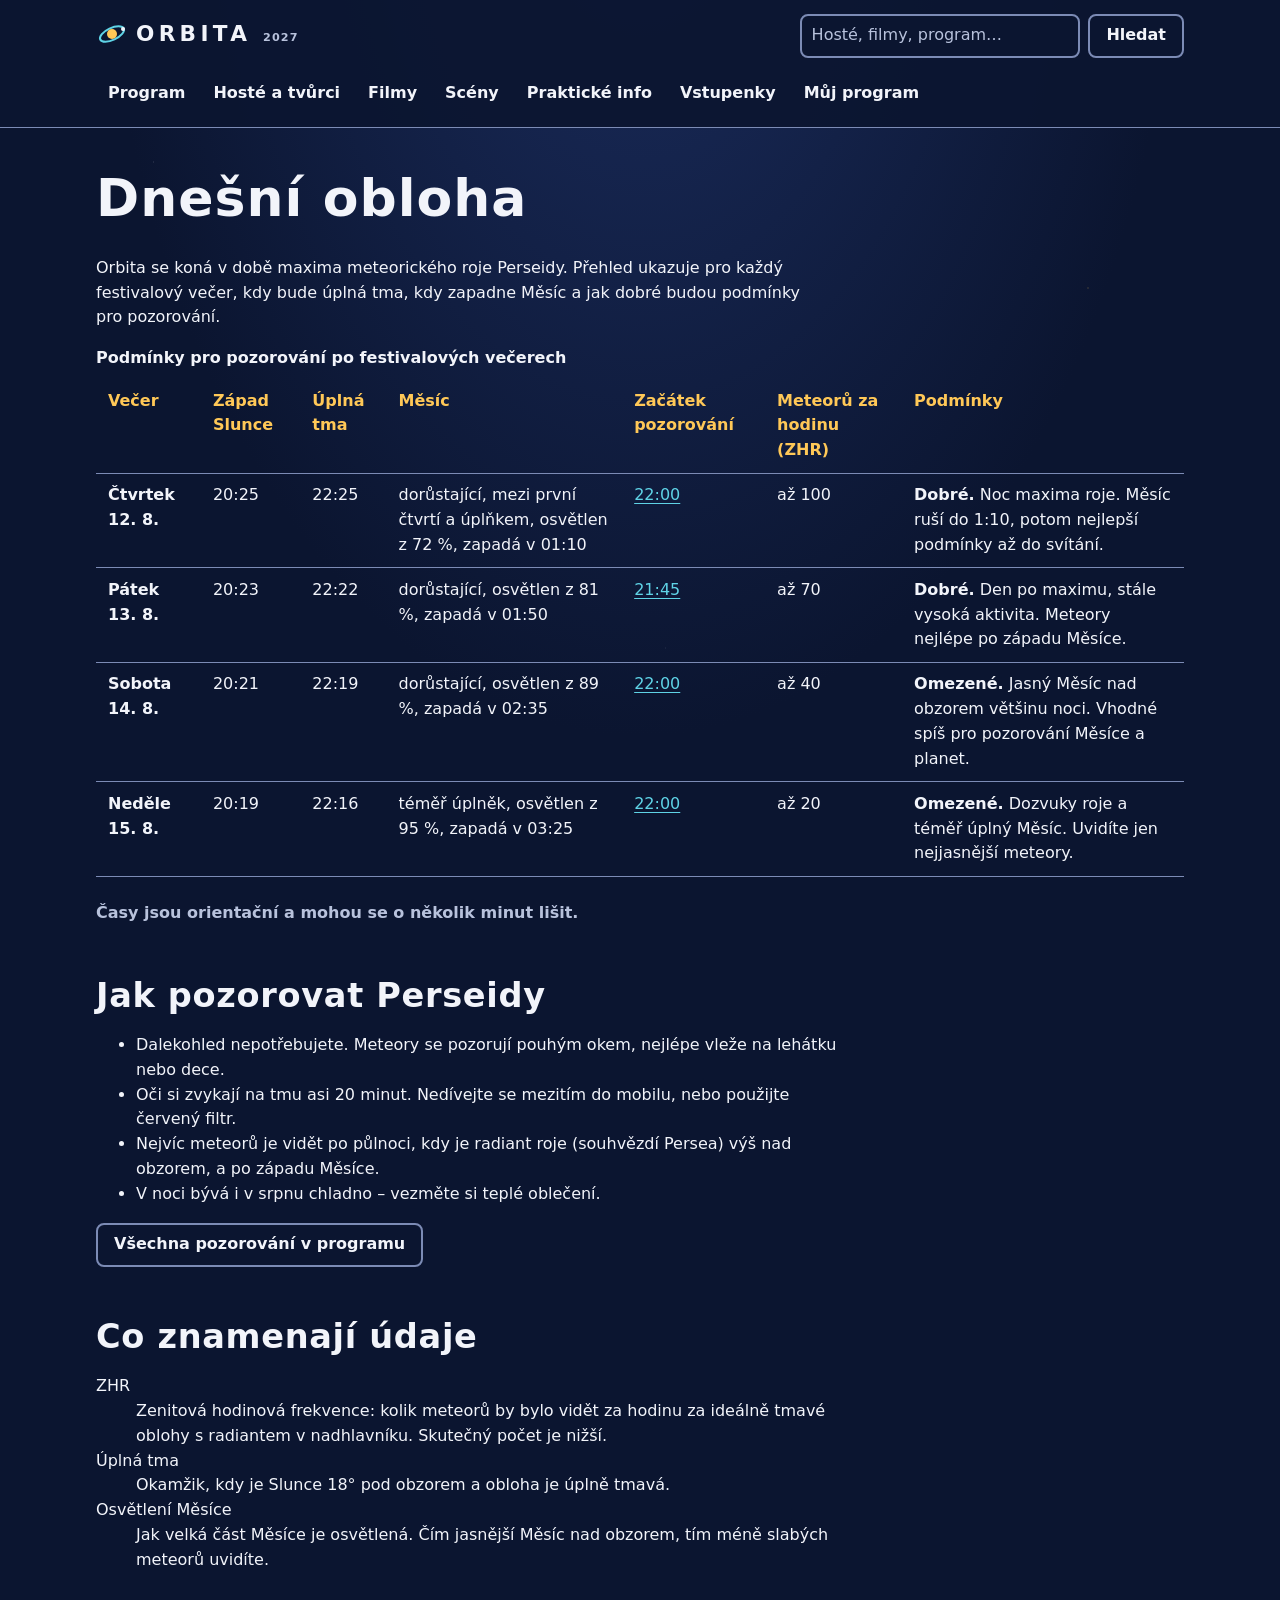
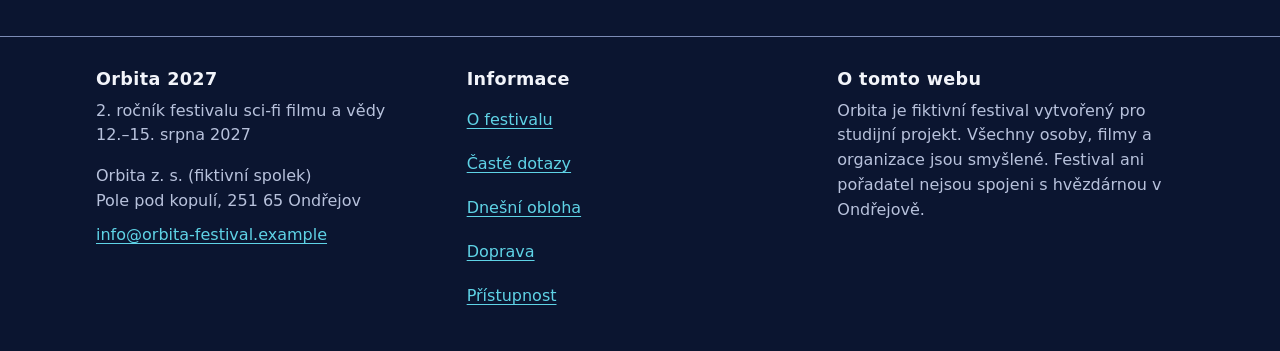
<file: obloha.html>
<!doctype html>
<html lang="cs">
<head>
  <meta charset="utf-8">
  <meta name="viewport" content="width=device-width, initial-scale=1">
  <title>Dnešní obloha a Perseidy – Orbita 2027</title>
  <meta name="description" content="Kdy se setmí, kdy zapadá Měsíc a kolik meteorů Perseid lze čekat každý festivalový večer Orbity 2027 v Ondřejově.">
  <link rel="canonical" href="https://valeriygan04.github.io/orbita-web/obloha.html">
  <meta property="og:type" content="website">
  <meta property="og:site_name" content="Orbita 2027">
  <meta property="og:locale" content="cs_CZ">
  <meta property="og:title" content="Dnešní obloha a Perseidy – Orbita 2027">
  <meta property="og:description" content="Kdy se setmí, kdy zapadá Měsíc a kolik meteorů Perseid lze čekat každý festivalový večer Orbity 2027 v Ondřejově.">
  <meta property="og:url" content="https://valeriygan04.github.io/orbita-web/obloha.html">
  <meta property="og:image" content="https://valeriygan04.github.io/orbita-web/images/og-orbita.png">
  <meta property="og:image:width" content="1200">
  <meta property="og:image:height" content="630">
  <meta property="og:image:alt" content="Orbita 2027 – festival sci-fi filmu a vědy, 12.–15. srpna 2027, Ondřejov">
  <meta name="theme-color" content="#0b1530">
  <link rel="icon" href="images/favicon.svg" type="image/svg+xml">
  <link rel="stylesheet" href="css/style.css">
  <script>document.documentElement.classList.add('js');</script>
  <script src="js/data.js" defer></script>
  <script src="js/app.js" defer></script>
  <script type="application/ld+json">{
 "@context": "https://schema.org",
 "@type": "WebPage",
 "name": "Dnešní obloha a Perseidy – Orbita 2027",
 "description": "Podmínky pro pozorování Perseid po festivalových večerech.",
 "url": "https://valeriygan04.github.io/orbita-web/obloha.html",
 "inLanguage": "cs",
 "isPartOf": {
  "@type": "WebSite",
  "name": "Orbita 2027",
  "url": "https://valeriygan04.github.io/orbita-web/"
 }
}</script>
</head>
<body data-stranka="obloha">
  <a class="skip" href="#obsah">Přejít na obsah</a>
  <header class="hlavicka">
    <div class="obal">
      <div class="hlavicka__radek">
        <p class="logo"><a href="index.html"><svg viewBox="0 0 32 32" aria-hidden="true" focusable="false"><ellipse cx="16" cy="16" rx="13" ry="6" fill="none" stroke="#5fd3e6" stroke-width="2" transform="rotate(-25 16 16)"/><circle cx="16" cy="16" r="5" fill="#ffc857"/><circle cx="27" cy="11" r="2" fill="#f2f4fa"/></svg><span>Orbita <small>2027</small></span></a></p>
        <button type="button" class="menu-tlacitko" aria-expanded="false" aria-controls="hlavni-nav" hidden>Menu</button>
        <form class="hledani" role="search" action="hledat.html" method="get">
          <label class="vh" for="q">Hledat na webu</label>
          <input type="search" id="q" name="q" placeholder="Hosté, filmy, program…" autocomplete="off">
          <button type="submit">Hledat</button>
        </form>
      </div>
      <nav class="hlavni-nav" id="hlavni-nav" aria-label="Hlavní navigace">
        <ul>
          <li><a href="program.html">Program</a></li>
          <li><a href="ucinkujici.html">Hosté a tvůrci</a></li>
          <li><a href="filmy.html">Filmy</a></li>
          <li><a href="sceny.html">Scény</a></li>
          <li><a href="prakticke-informace.html">Praktické info</a></li>
          <li><a href="vstupenky.html">Vstupenky</a></li>
          <li><a href="muj-program.html">Můj program<span data-pocet></span></a></li>
        </ul>
      </nav>
    </div>
  </header>
  <main id="obsah" class="obal" tabindex="-1">
    <h1>Dnešní obloha</h1>
    <p>Orbita se koná v době maxima meteorického roje Perseidy. Přehled ukazuje pro každý festivalový večer, kdy bude úplná tma, kdy zapadne Měsíc a jak dobré budou podmínky pro pozorování.</p>
    <div id="obloha-tabulka">
      <noscript><p class="panel upozorneni">Tabulka podmínek se zobrazuje pomocí JavaScriptu. Zapněte jej, prosím. Pozorování v programu začíná každý večer kolem 22:00.</p></noscript>
    </div>
    <section aria-labelledby="h-jak">
      <h2 id="h-jak">Jak pozorovat Perseidy</h2>
      <ul>
        <li>Dalekohled nepotřebujete. Meteory se pozorují pouhým okem, nejlépe vleže na lehátku nebo dece.</li>
        <li>Oči si zvykají na tmu asi 20 minut. Nedívejte se mezitím do mobilu, nebo použijte červený filtr.</li>
        <li>Nejvíc meteorů je vidět po půlnoci, kdy je radiant roje (souhvězdí Persea) výš nad obzorem, a po západu Měsíce.</li>
        <li>V noci bývá i v srpnu chladno – vezměte si teplé oblečení.</li>
      </ul>
      <p><a class="tlacitko" href="program.html?typ=pozorovani">Všechna pozorování v programu</a></p>
    </section>
    <section aria-labelledby="h-udaje">
      <h2 id="h-udaje">Co znamenají údaje</h2>
      <dl>
        <dt>ZHR</dt>
        <dd>Zenitová hodinová frekvence: kolik meteorů by bylo vidět za hodinu za ideálně tmavé oblohy s radiantem v nadhlavníku. Skutečný počet je nižší.</dd>
        <dt>Úplná tma</dt>
        <dd>Okamžik, kdy je Slunce 18° pod obzorem a obloha je úplně tmavá.</dd>
        <dt>Osvětlení Měsíce</dt>
        <dd>Jak velká část Měsíce je osvětlená. Čím jasnější Měsíc nad obzorem, tím méně slabých meteorů uvidíte.</dd>
      </dl>
    </section>
  </main>
  <footer class="paticka">
    <div class="obal paticka__mrizka">
      <section aria-labelledby="pat-festival">
        <h2 id="pat-festival">Orbita 2027</h2>
        <p>2. ročník festivalu sci-fi filmu a vědy<br><time datetime="2027-08-12">12.</time>–<time datetime="2027-08-15">15. srpna 2027</time></p>
        <address>Orbita z. s. (fiktivní spolek)<br>Pole pod kopulí, 251 65 Ondřejov<br><a href="mailto:info@orbita-festival.example">info@orbita-festival.example</a></address>
      </section>
      <nav aria-labelledby="pat-info">
        <h2 id="pat-info">Informace</h2>
        <ul>
          <li><a href="o-festivalu.html">O festivalu</a></li>
          <li><a href="faq.html">Časté dotazy</a></li>
          <li><a href="obloha.html">Dnešní obloha</a></li>
          <li><a href="prakticke-informace.html#doprava">Doprava</a></li>
          <li><a href="prakticke-informace.html#pristupnost">Přístupnost</a></li>
        </ul>
      </nav>
      <section aria-labelledby="pat-web">
        <h2 id="pat-web">O tomto webu</h2>
        <p>Orbita je fiktivní festival vytvořený pro studijní projekt. Všechny osoby, filmy a organizace jsou smyšlené. Festival ani pořadatel nejsou spojeni s hvězdárnou v Ondřejově.</p>
      </section>
    </div>
  </footer>
  <div id="oznameni" class="vh" role="status" aria-live="polite"></div>
</body>
</html>
</file>
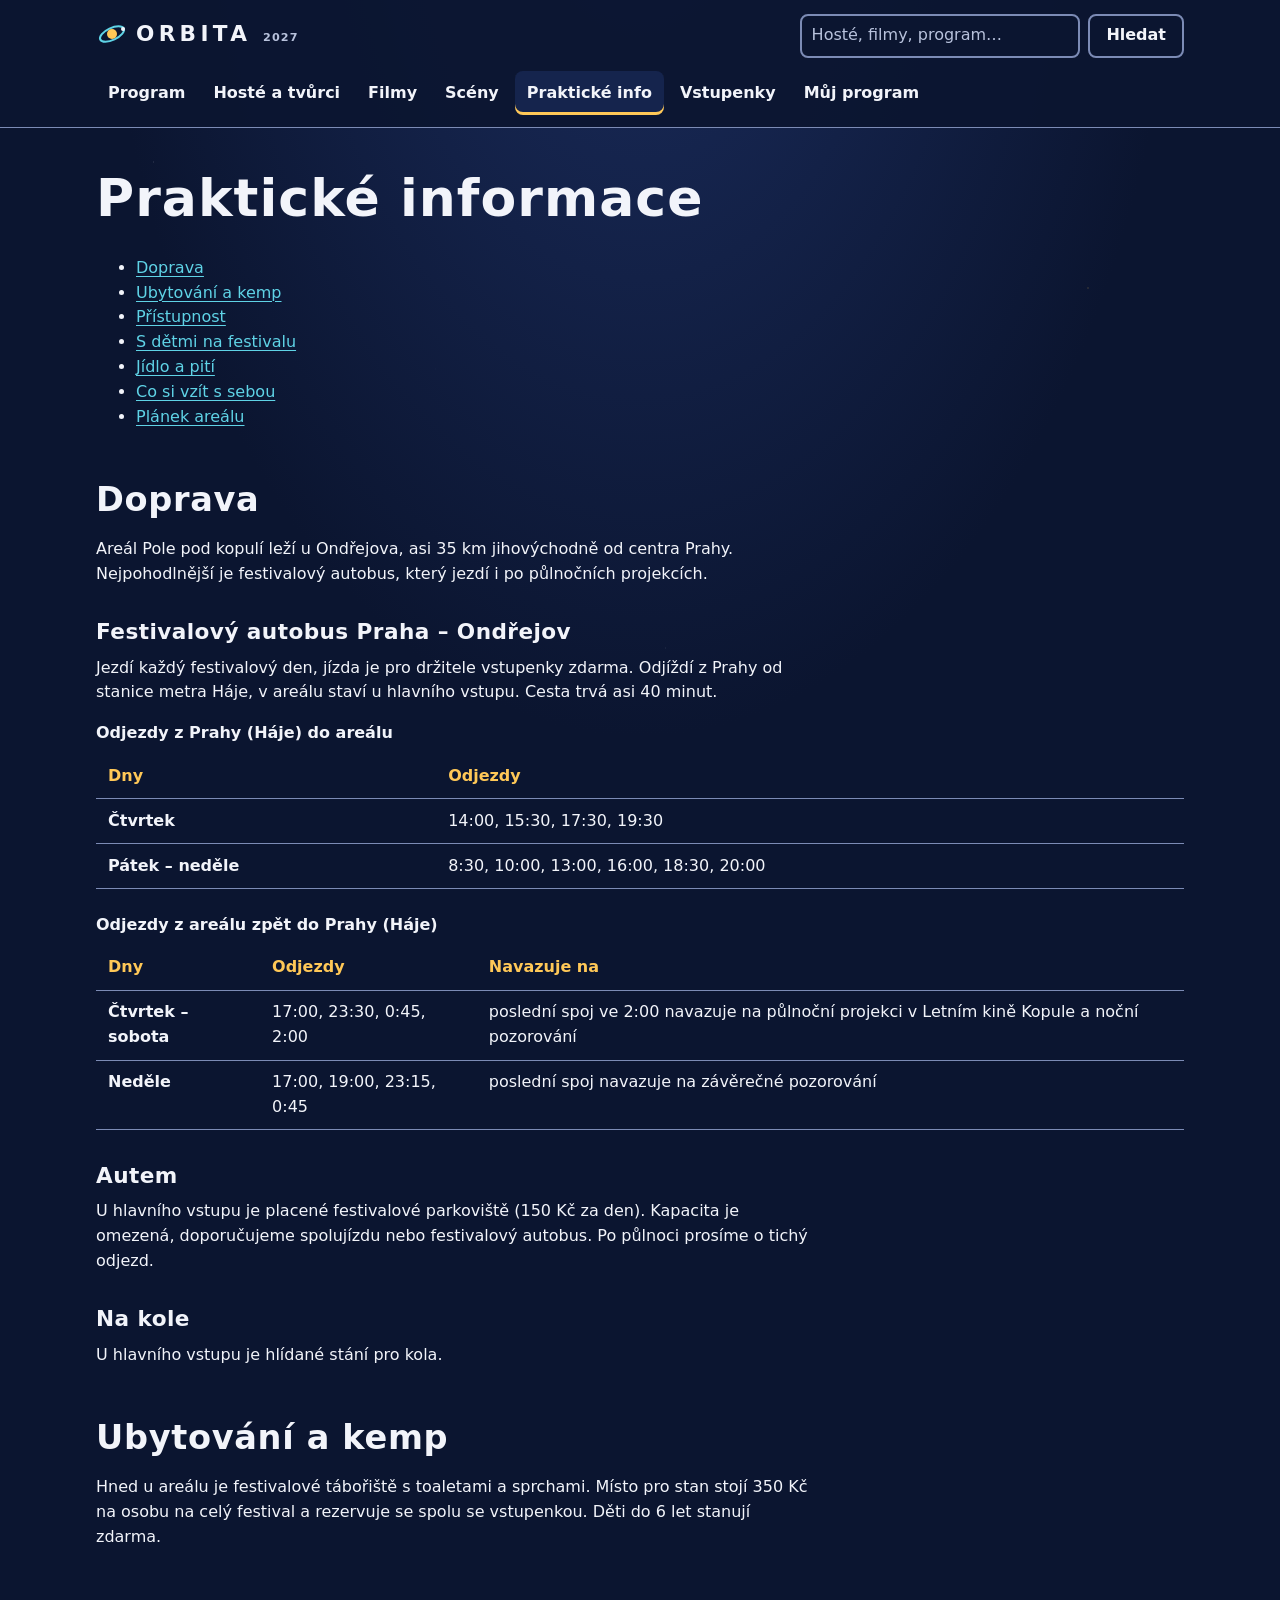
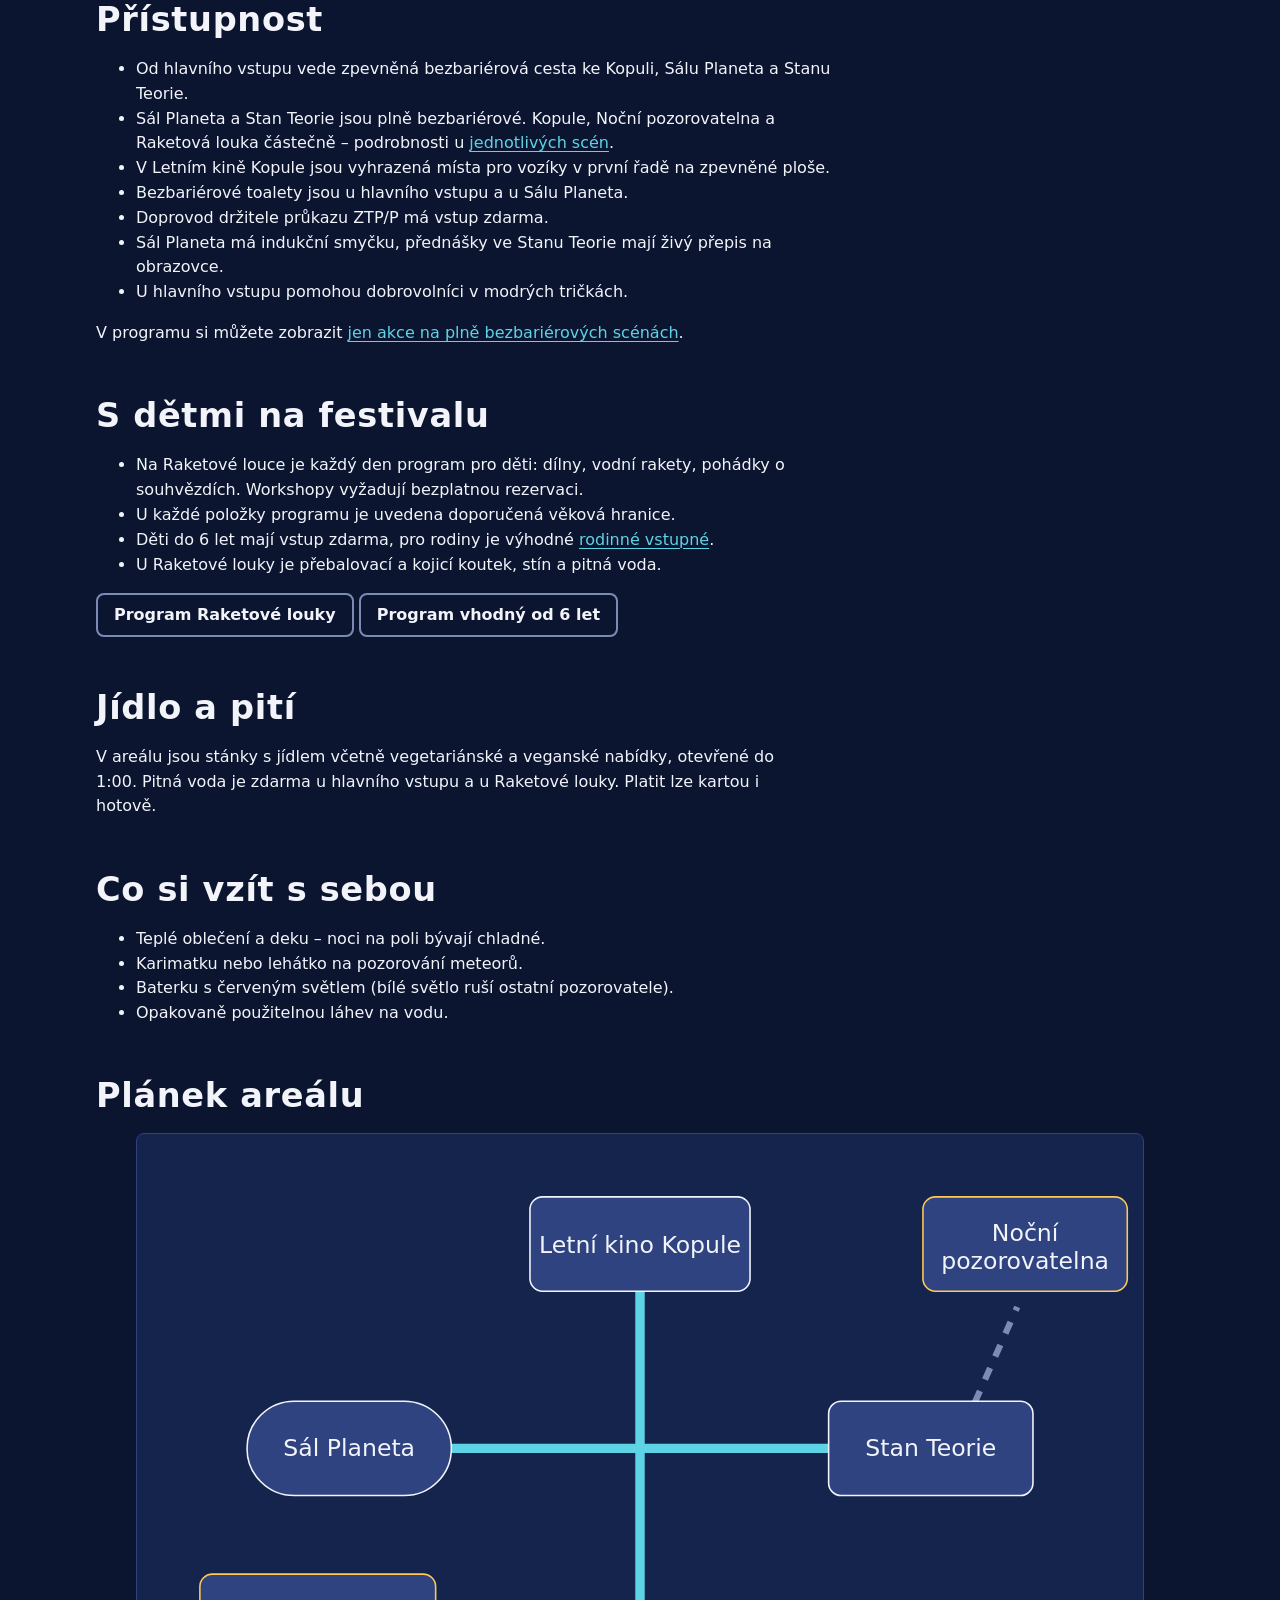
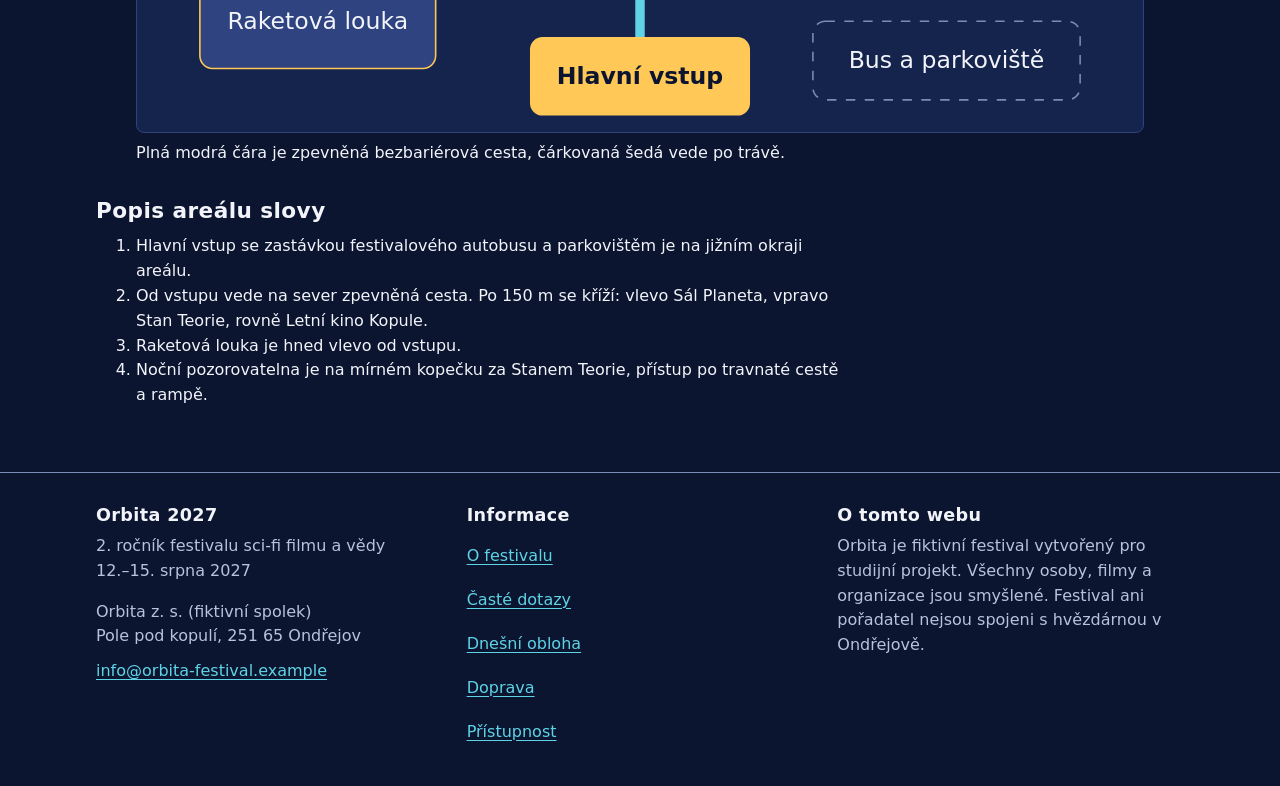
<file: prakticke-informace.html>
<!doctype html>
<html lang="cs">
<head>
  <meta charset="utf-8">
  <meta name="viewport" content="width=device-width, initial-scale=1">
  <title>Praktické informace – doprava, kemp, přístupnost | Orbita 2027</title>
  <meta name="description" content="Jak se dostat na festival Orbita do Ondřejova a zpět i po půlnoci, kde stanovat, bezbariérový přístup, program pro rodiny s dětmi a plánek areálu.">
  <link rel="canonical" href="https://valeriygan04.github.io/orbita-web/prakticke-informace.html">
  <meta property="og:type" content="website">
  <meta property="og:site_name" content="Orbita 2027">
  <meta property="og:locale" content="cs_CZ">
  <meta property="og:title" content="Praktické informace – doprava, kemp, přístupnost | Orbita 2027">
  <meta property="og:description" content="Jak se dostat na festival Orbita do Ondřejova a zpět i po půlnoci, kde stanovat, bezbariérový přístup, program pro rodiny s dětmi a plánek areálu.">
  <meta property="og:url" content="https://valeriygan04.github.io/orbita-web/prakticke-informace.html">
  <meta property="og:image" content="https://valeriygan04.github.io/orbita-web/images/og-orbita.png">
  <meta property="og:image:width" content="1200">
  <meta property="og:image:height" content="630">
  <meta property="og:image:alt" content="Orbita 2027 – festival sci-fi filmu a vědy, 12.–15. srpna 2027, Ondřejov">
  <meta name="theme-color" content="#0b1530">
  <link rel="icon" href="images/favicon.svg" type="image/svg+xml">
  <link rel="stylesheet" href="css/style.css">
  <script>document.documentElement.classList.add('js');</script>
  <script src="js/data.js" defer></script>
  <script src="js/app.js" defer></script>
  <script type="application/ld+json">{
 "@context": "https://schema.org",
 "@type": "WebPage",
 "name": "Praktické informace – Orbita 2027",
 "description": "Doprava, ubytování, přístupnost a informace pro rodiny.",
 "url": "https://valeriygan04.github.io/orbita-web/prakticke-informace.html",
 "inLanguage": "cs",
 "isPartOf": {
  "@type": "WebSite",
  "name": "Orbita 2027",
  "url": "https://valeriygan04.github.io/orbita-web/"
 }
}</script>
</head>
<body data-stranka="prakticke">
  <a class="skip" href="#obsah">Přejít na obsah</a>
  <header class="hlavicka">
    <div class="obal">
      <div class="hlavicka__radek">
        <p class="logo"><a href="index.html"><svg viewBox="0 0 32 32" aria-hidden="true" focusable="false"><ellipse cx="16" cy="16" rx="13" ry="6" fill="none" stroke="#5fd3e6" stroke-width="2" transform="rotate(-25 16 16)"/><circle cx="16" cy="16" r="5" fill="#ffc857"/><circle cx="27" cy="11" r="2" fill="#f2f4fa"/></svg><span>Orbita <small>2027</small></span></a></p>
        <button type="button" class="menu-tlacitko" aria-expanded="false" aria-controls="hlavni-nav" hidden>Menu</button>
        <form class="hledani" role="search" action="hledat.html" method="get">
          <label class="vh" for="q">Hledat na webu</label>
          <input type="search" id="q" name="q" placeholder="Hosté, filmy, program…" autocomplete="off">
          <button type="submit">Hledat</button>
        </form>
      </div>
      <nav class="hlavni-nav" id="hlavni-nav" aria-label="Hlavní navigace">
        <ul>
          <li><a href="program.html">Program</a></li>
          <li><a href="ucinkujici.html">Hosté a tvůrci</a></li>
          <li><a href="filmy.html">Filmy</a></li>
          <li><a href="sceny.html">Scény</a></li>
          <li><a href="prakticke-informace.html" aria-current="page">Praktické info</a></li>
          <li><a href="vstupenky.html">Vstupenky</a></li>
          <li><a href="muj-program.html">Můj program<span data-pocet></span></a></li>
        </ul>
      </nav>
    </div>
  </header>
  <main id="obsah" class="obal" tabindex="-1">
    <h1>Praktické informace</h1>
    <nav aria-label="Na této stránce">
      <ul>
        <li><a href="#doprava">Doprava</a></li>
        <li><a href="#ubytovani">Ubytování a kemp</a></li>
        <li><a href="#pristupnost">Přístupnost</a></li>
        <li><a href="#s-detmi">S dětmi na festivalu</a></li>
        <li><a href="#jidlo">Jídlo a pití</a></li>
        <li><a href="#co-si-vzit">Co si vzít s sebou</a></li>
        <li><a href="#mapa-arealu">Plánek areálu</a></li>
      </ul>
    </nav>

    <section id="doprava" aria-labelledby="h-doprava">
      <h2 id="h-doprava">Doprava</h2>
      <p>Areál Pole pod kopulí leží u Ondřejova, asi 35 km jihovýchodně od centra Prahy. Nejpohodlnější je festivalový autobus, který jezdí i po půlnočních projekcích.</p>
      <h3>Festivalový autobus Praha – Ondřejov</h3>
      <p>Jezdí každý festivalový den, jízda je pro držitele vstupenky zdarma. Odjíždí z Prahy od stanice metra Háje, v areálu staví u hlavního vstupu. Cesta trvá asi 40 minut.</p>
      <div class="tabulka tabulka--uzka" role="region" aria-labelledby="t-tam" tabindex="0">
        <table>
          <caption id="t-tam">Odjezdy z Prahy (Háje) do areálu</caption>
          <thead><tr><th scope="col">Dny</th><th scope="col">Odjezdy</th></tr></thead>
          <tbody>
            <tr><th scope="row">Čtvrtek</th><td>14:00, 15:30, 17:30, 19:30</td></tr>
            <tr><th scope="row">Pátek – neděle</th><td>8:30, 10:00, 13:00, 16:00, 18:30, 20:00</td></tr>
          </tbody>
        </table>
      </div>
      <div class="tabulka tabulka--uzka" role="region" aria-labelledby="t-zpet" tabindex="0">
        <table>
          <caption id="t-zpet">Odjezdy z areálu zpět do Prahy (Háje)</caption>
          <thead><tr><th scope="col">Dny</th><th scope="col">Odjezdy</th><th scope="col">Navazuje na</th></tr></thead>
          <tbody>
            <tr><th scope="row">Čtvrtek – sobota</th><td>17:00, 23:30, 0:45, 2:00</td><td>poslední spoj ve 2:00 navazuje na půlnoční projekci v Letním kině Kopule a noční pozorování</td></tr>
            <tr><th scope="row">Neděle</th><td>17:00, 19:00, 23:15, 0:45</td><td>poslední spoj navazuje na závěrečné pozorování</td></tr>
          </tbody>
        </table>
      </div>
      <h3>Autem</h3>
      <p>U hlavního vstupu je placené festivalové parkoviště (150 Kč za den). Kapacita je omezená, doporučujeme spolujízdu nebo festivalový autobus. Po půlnoci prosíme o tichý odjezd.</p>
      <h3>Na kole</h3>
      <p>U hlavního vstupu je hlídané stání pro kola.</p>
    </section>

    <section id="ubytovani" aria-labelledby="h-ubytovani">
      <h2 id="h-ubytovani">Ubytování a kemp</h2>
      <p>Hned u areálu je festivalové tábořiště s toaletami a sprchami. Místo pro stan stojí 350 Kč na osobu na celý festival a rezervuje se spolu se vstupenkou. Děti do 6 let stanují zdarma.</p>
    </section>

    <section id="pristupnost" aria-labelledby="h-pristupnost">
      <h2 id="h-pristupnost">Přístupnost</h2>
      <ul>
        <li>Od hlavního vstupu vede zpevněná bezbariérová cesta ke Kopuli, Sálu Planeta a Stanu Teorie.</li>
        <li>Sál Planeta a Stan Teorie jsou plně bezbariérové. Kopule, Noční pozorovatelna a Raketová louka částečně – podrobnosti u <a href="sceny.html">jednotlivých scén</a>.</li>
        <li>V Letním kině Kopule jsou vyhrazená místa pro vozíky v první řadě na zpevněné ploše.</li>
        <li>Bezbariérové toalety jsou u hlavního vstupu a u Sálu Planeta.</li>
        <li>Doprovod držitele průkazu ZTP/P má vstup zdarma.</li>
        <li>Sál Planeta má indukční smyčku, přednášky ve Stanu Teorie mají živý přepis na obrazovce.</li>
        <li>U hlavního vstupu pomohou dobrovolníci v modrých tričkách.</li>
      </ul>
      <p>V programu si můžete zobrazit <a href="program.html?bezbarierove=1">jen akce na plně bezbariérových scénách</a>.</p>
    </section>

    <section id="s-detmi" aria-labelledby="h-s-detmi">
      <h2 id="h-s-detmi">S dětmi na festivalu</h2>
      <ul>
        <li>Na Raketové louce je každý den program pro děti: dílny, vodní rakety, pohádky o souhvězdích. Workshopy vyžadují bezplatnou rezervaci.</li>
        <li>U každé položky programu je uvedena doporučená věková hranice.</li>
        <li>Děti do 6 let mají vstup zdarma, pro rodiny je výhodné <a href="vstupenky.html">rodinné vstupné</a>.</li>
        <li>U Raketové louky je přebalovací a kojicí koutek, stín a pitná voda.</li>
      </ul>
      <p><a class="tlacitko" href="program.html?scena=louka">Program Raketové louky</a> <a class="tlacitko" href="program.html?vek=6">Program vhodný od 6 let</a></p>
    </section>

    <section id="jidlo" aria-labelledby="h-jidlo">
      <h2 id="h-jidlo">Jídlo a pití</h2>
      <p>V areálu jsou stánky s jídlem včetně vegetariánské a veganské nabídky, otevřené do 1:00. Pitná voda je zdarma u hlavního vstupu a u Raketové louky. Platit lze kartou i hotově.</p>
    </section>

    <section id="co-si-vzit" aria-labelledby="h-co-si-vzit">
      <h2 id="h-co-si-vzit">Co si vzít s sebou</h2>
      <ul>
        <li>Teplé oblečení a deku – noci na poli bývají chladné.</li>
        <li>Karimatku nebo lehátko na pozorování meteorů.</li>
        <li>Baterku s červeným světlem (bílé světlo ruší ostatní pozorovatele).</li>
        <li>Opakovaně použitelnou láhev na vodu.</li>
      </ul>
    </section>

    <section id="mapa-arealu" aria-labelledby="h-mapa">
      <h2 id="h-mapa">Plánek areálu</h2>
      <figure>
        <svg class="mapa" viewBox="0 0 640 380" role="img" aria-labelledby="mapa-titul mapa-popis">
          <title id="mapa-titul">Plánek areálu Pole pod kopulí</title>
          <desc id="mapa-popis">Schéma areálu: hlavní vstup se zastávkou autobusu a parkovištěm je na jihu. Odtud vede zpevněná bezbariérová cesta na sever k Letnímu kinu Kopule, Sálu Planeta a Stanu Teorie. Raketová louka je západně od vstupu, Noční pozorovatelna na kopečku na severovýchodě.</desc>
          <path d="M320 340 V200 H140 M320 200 H520 M320 200 V90" fill="none" stroke="#5fd3e6" stroke-width="6" stroke-linecap="round"/>
          <path d="M520 200 L560 110" fill="none" stroke="#7c8bb5" stroke-width="4" stroke-dasharray="8 8"/>
          <rect x="250" y="40" width="140" height="60" rx="8" fill="#2e4380" stroke="#f2f4fa"/>
          <text x="320" y="76" text-anchor="middle">Letní kino Kopule</text>
          <rect x="70" y="170" width="130" height="60" rx="30" fill="#2e4380" stroke="#f2f4fa"/>
          <text x="135" y="205" text-anchor="middle">Sál Planeta</text>
          <rect x="440" y="170" width="130" height="60" rx="8" fill="#2e4380" stroke="#f2f4fa"/>
          <text x="505" y="205" text-anchor="middle">Stan Teorie</text>
          <rect x="500" y="40" width="130" height="60" rx="8" fill="#2e4380" stroke="#ffc857"/>
          <text x="565" y="68" text-anchor="middle">Noční</text>
          <text x="565" y="86" text-anchor="middle">pozorovatelna</text>
          <rect x="40" y="280" width="150" height="60" rx="8" fill="#2e4380" stroke="#ffc857"/>
          <text x="115" y="315" text-anchor="middle">Raketová louka</text>
          <rect x="250" y="320" width="140" height="50" rx="8" fill="#ffc857"/>
          <text x="320" y="350" text-anchor="middle" style="fill:#0b1530;font-weight:700">Hlavní vstup</text>
          <rect x="430" y="310" width="170" height="50" rx="8" fill="none" stroke="#7c8bb5" stroke-dasharray="6 6"/>
          <text x="515" y="340" text-anchor="middle">Bus a parkoviště</text>
        </svg>
        <figcaption>Plná modrá čára je zpevněná bezbariérová cesta, čárkovaná šedá vede po trávě.</figcaption>
      </figure>
      <h3>Popis areálu slovy</h3>
      <ol>
        <li>Hlavní vstup se zastávkou festivalového autobusu a parkovištěm je na jižním okraji areálu.</li>
        <li>Od vstupu vede na sever zpevněná cesta. Po 150 m se kříží: vlevo Sál Planeta, vpravo Stan Teorie, rovně Letní kino Kopule.</li>
        <li>Raketová louka je hned vlevo od vstupu.</li>
        <li>Noční pozorovatelna je na mírném kopečku za Stanem Teorie, přístup po travnaté cestě a rampě.</li>
      </ol>
    </section>
  </main>
  <footer class="paticka">
    <div class="obal paticka__mrizka">
      <section aria-labelledby="pat-festival">
        <h2 id="pat-festival">Orbita 2027</h2>
        <p>2. ročník festivalu sci-fi filmu a vědy<br><time datetime="2027-08-12">12.</time>–<time datetime="2027-08-15">15. srpna 2027</time></p>
        <address>Orbita z. s. (fiktivní spolek)<br>Pole pod kopulí, 251 65 Ondřejov<br><a href="mailto:info@orbita-festival.example">info@orbita-festival.example</a></address>
      </section>
      <nav aria-labelledby="pat-info">
        <h2 id="pat-info">Informace</h2>
        <ul>
          <li><a href="o-festivalu.html">O festivalu</a></li>
          <li><a href="faq.html">Časté dotazy</a></li>
          <li><a href="obloha.html">Dnešní obloha</a></li>
          <li><a href="prakticke-informace.html#doprava">Doprava</a></li>
          <li><a href="prakticke-informace.html#pristupnost">Přístupnost</a></li>
        </ul>
      </nav>
      <section aria-labelledby="pat-web">
        <h2 id="pat-web">O tomto webu</h2>
        <p>Orbita je fiktivní festival vytvořený pro studijní projekt. Všechny osoby, filmy a organizace jsou smyšlené. Festival ani pořadatel nejsou spojeni s hvězdárnou v Ondřejově.</p>
      </section>
    </div>
  </footer>
  <div id="oznameni" class="vh" role="status" aria-live="polite"></div>
</body>
</html>
</file>
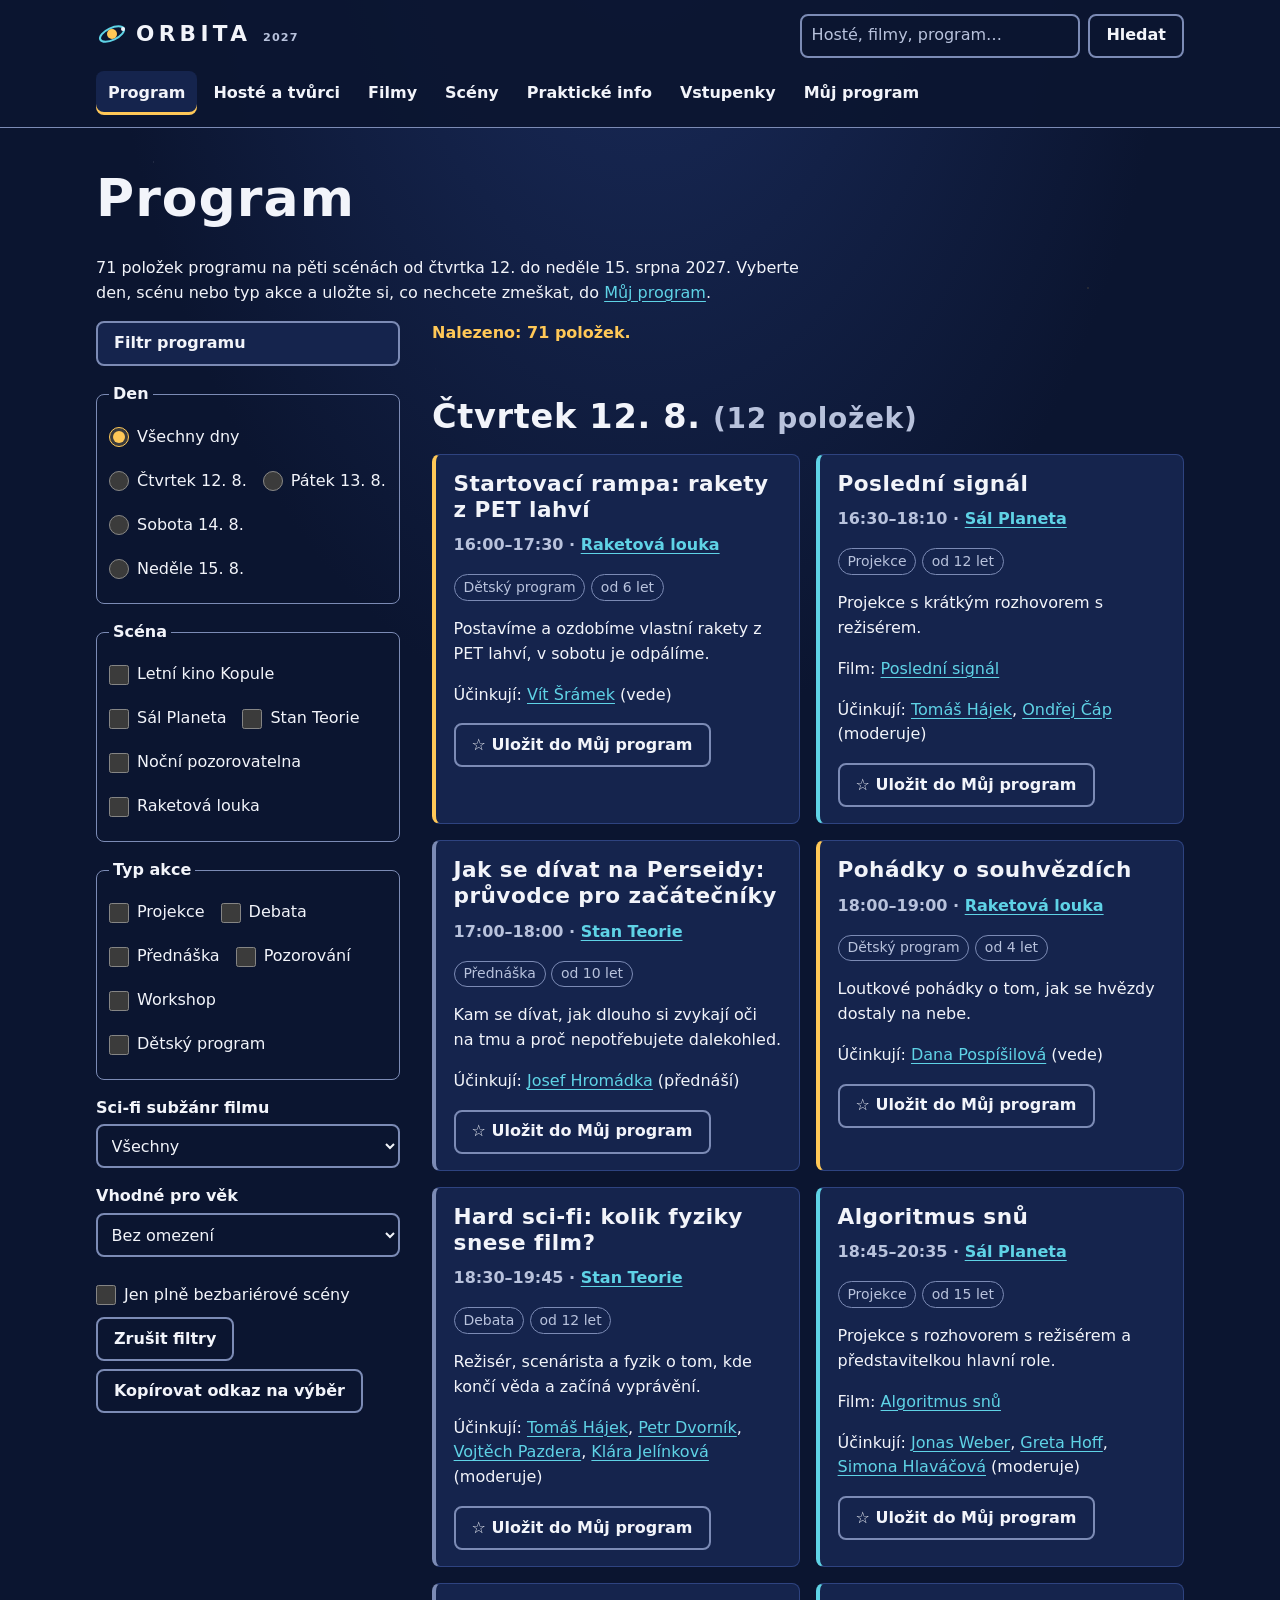
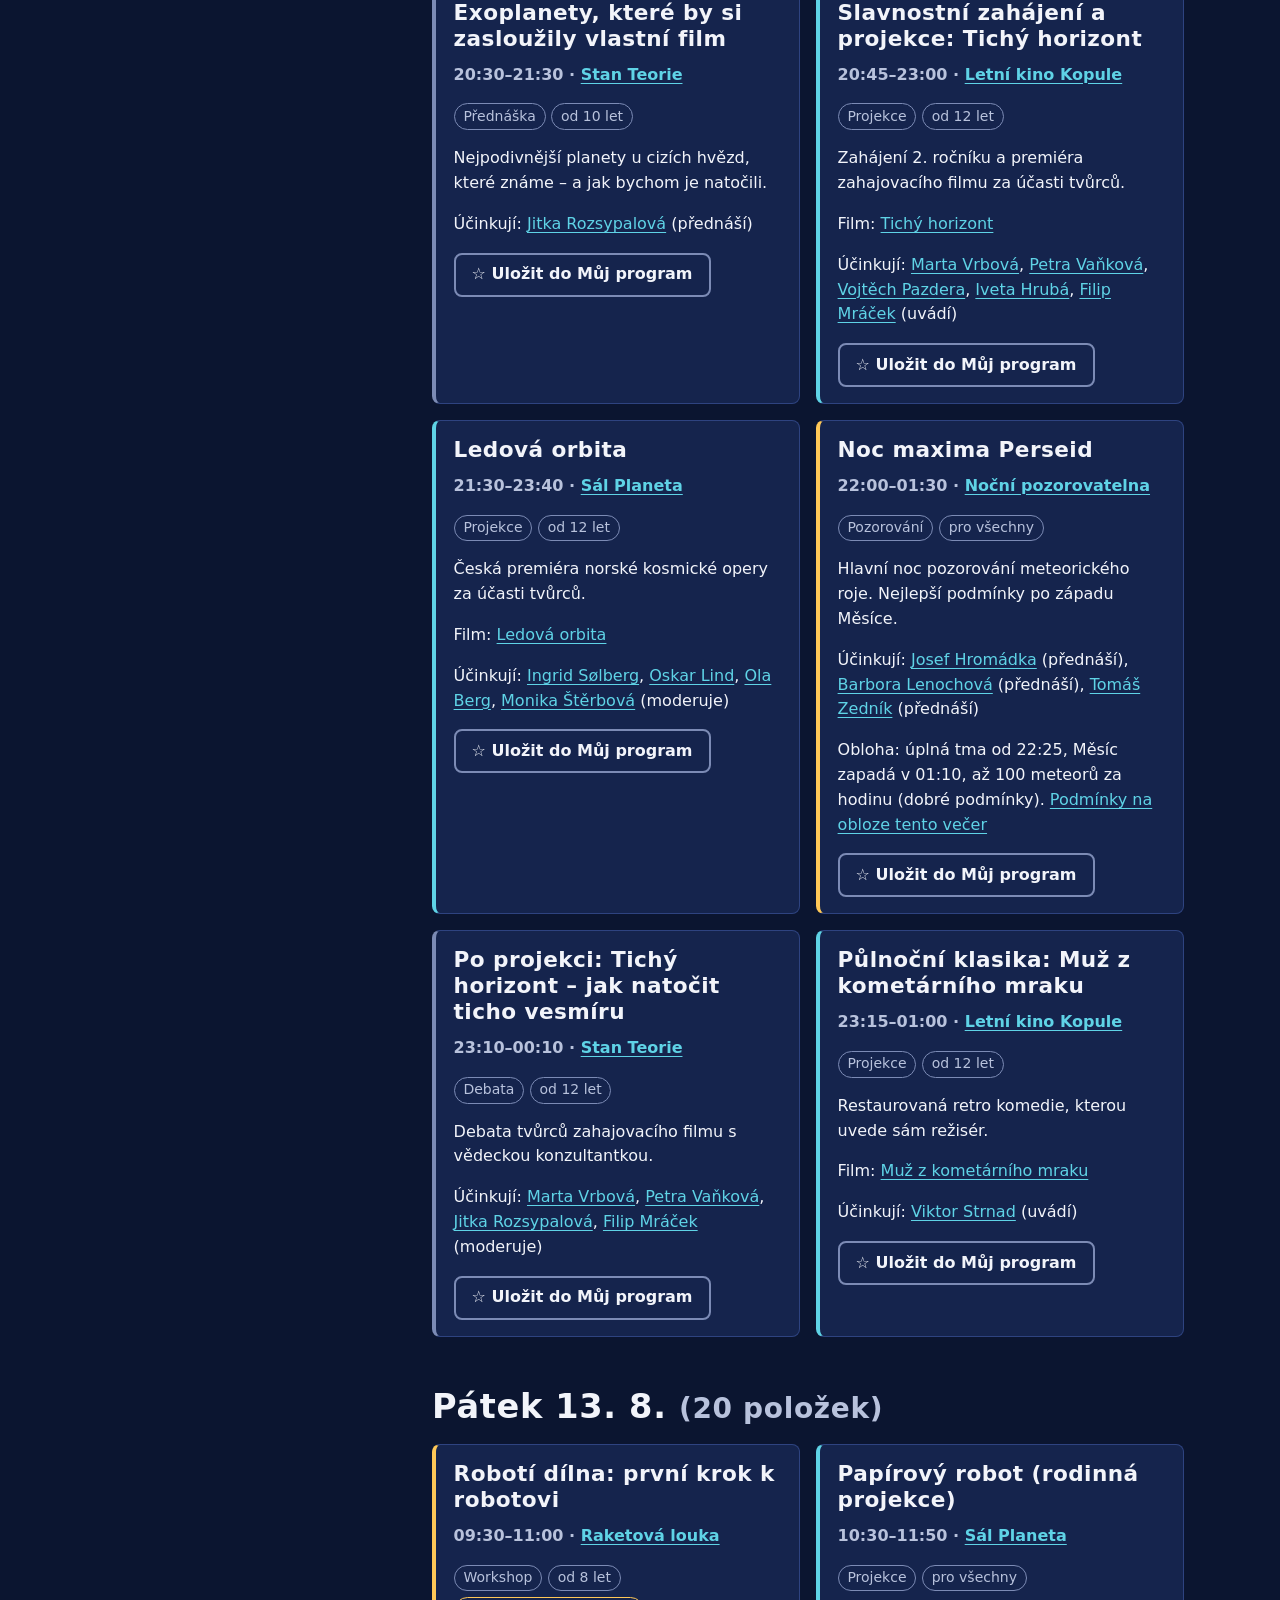
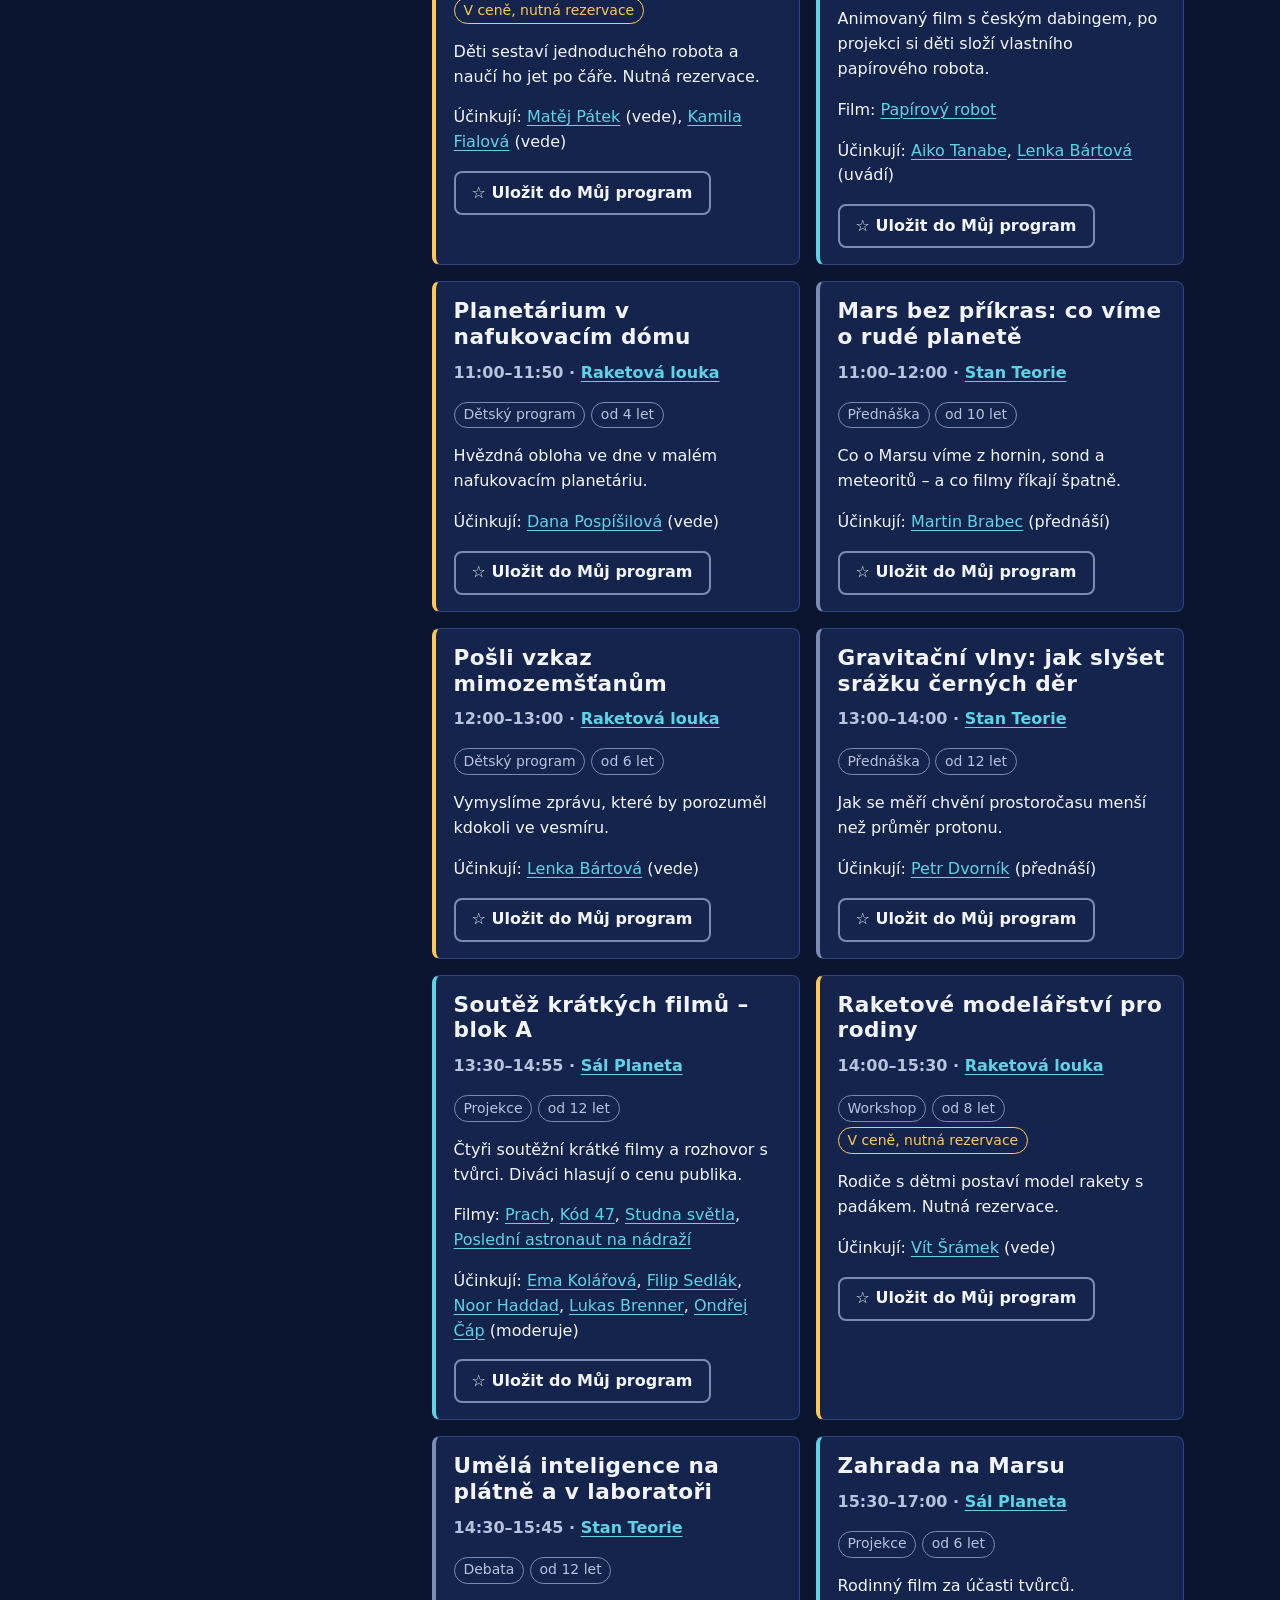
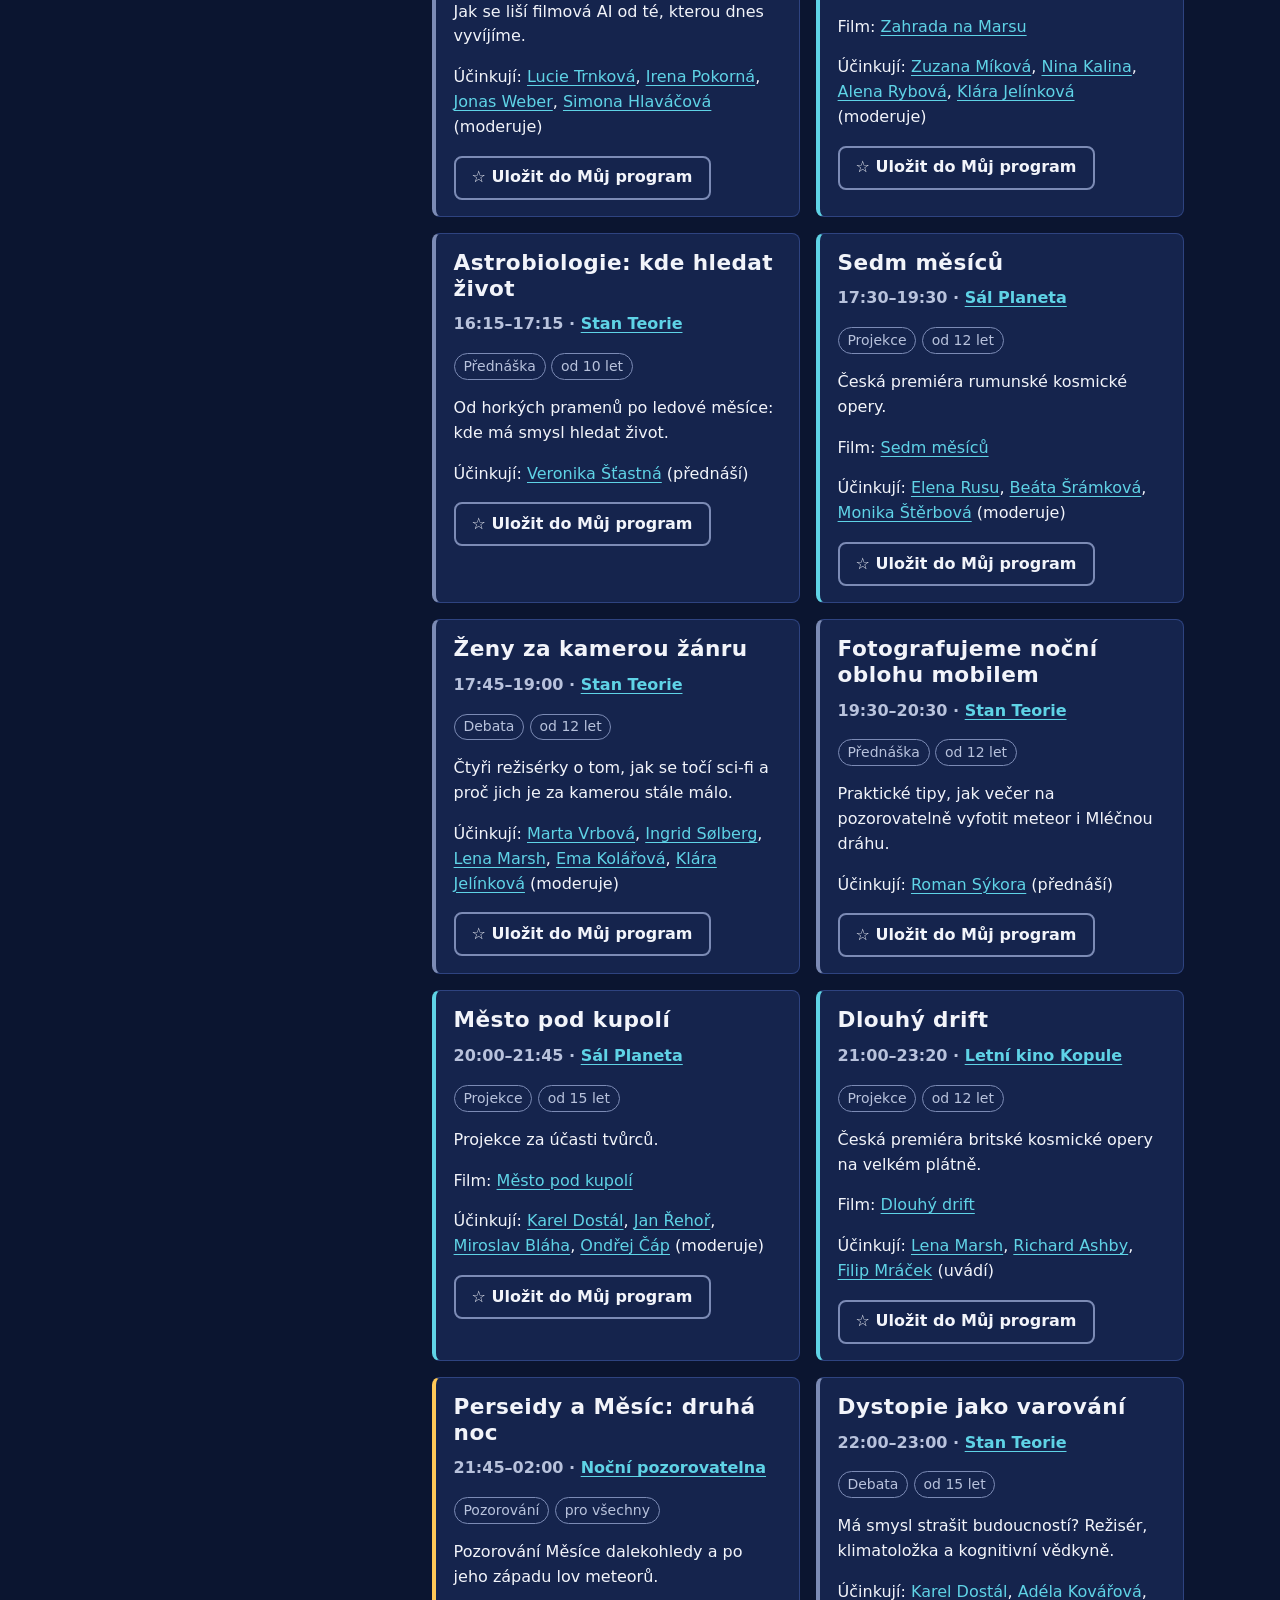
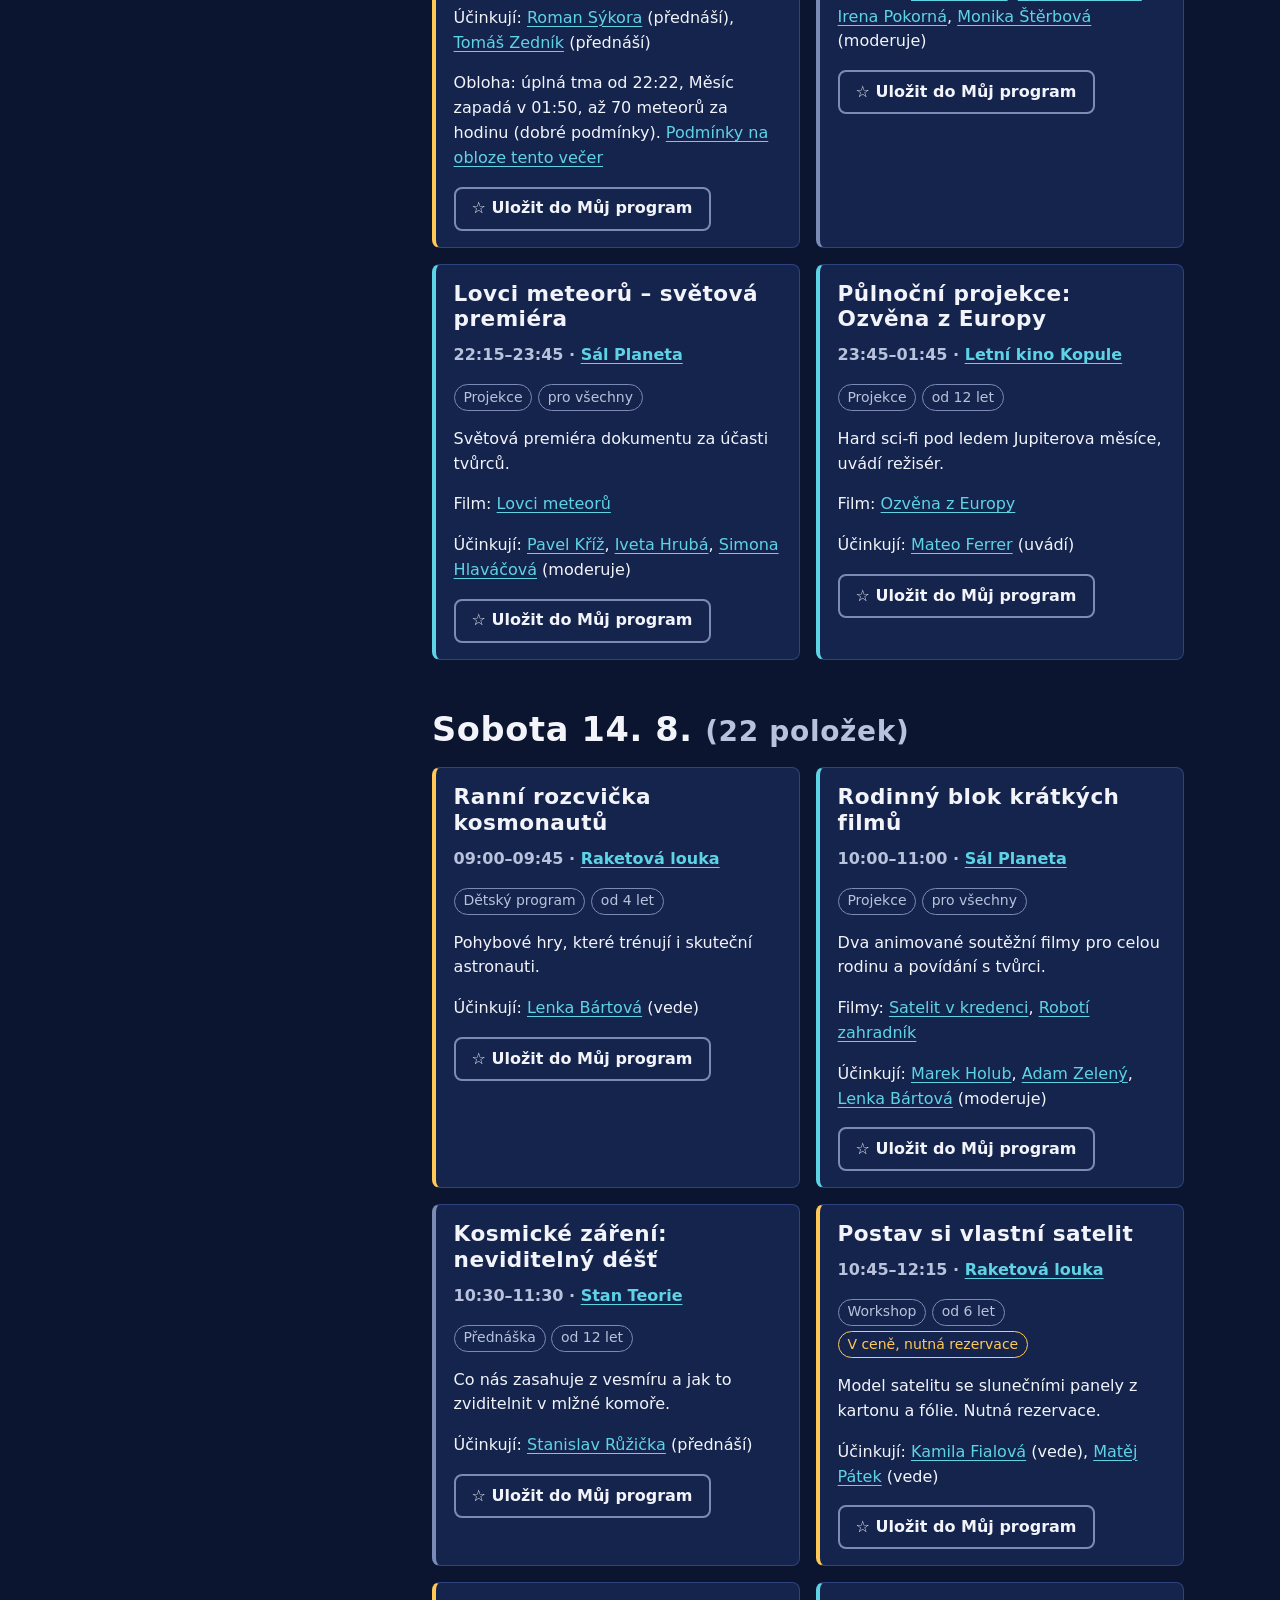
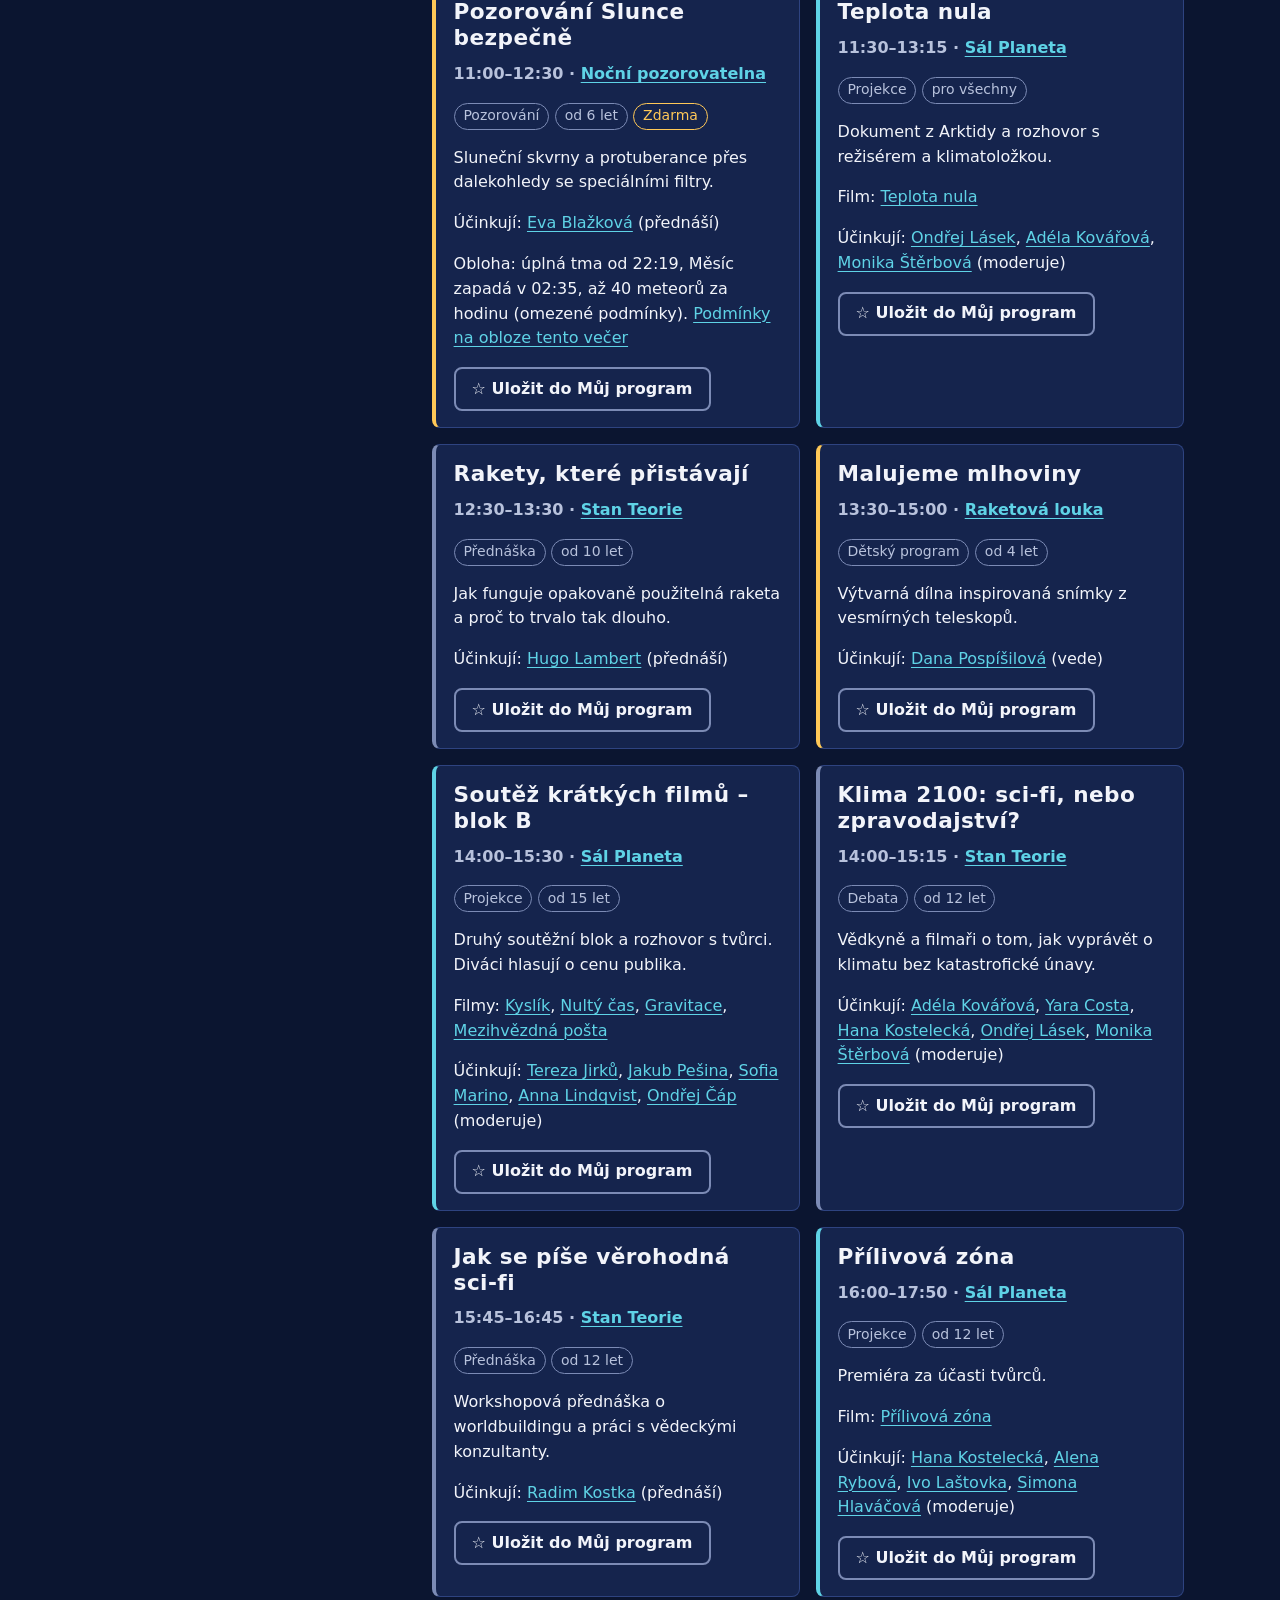
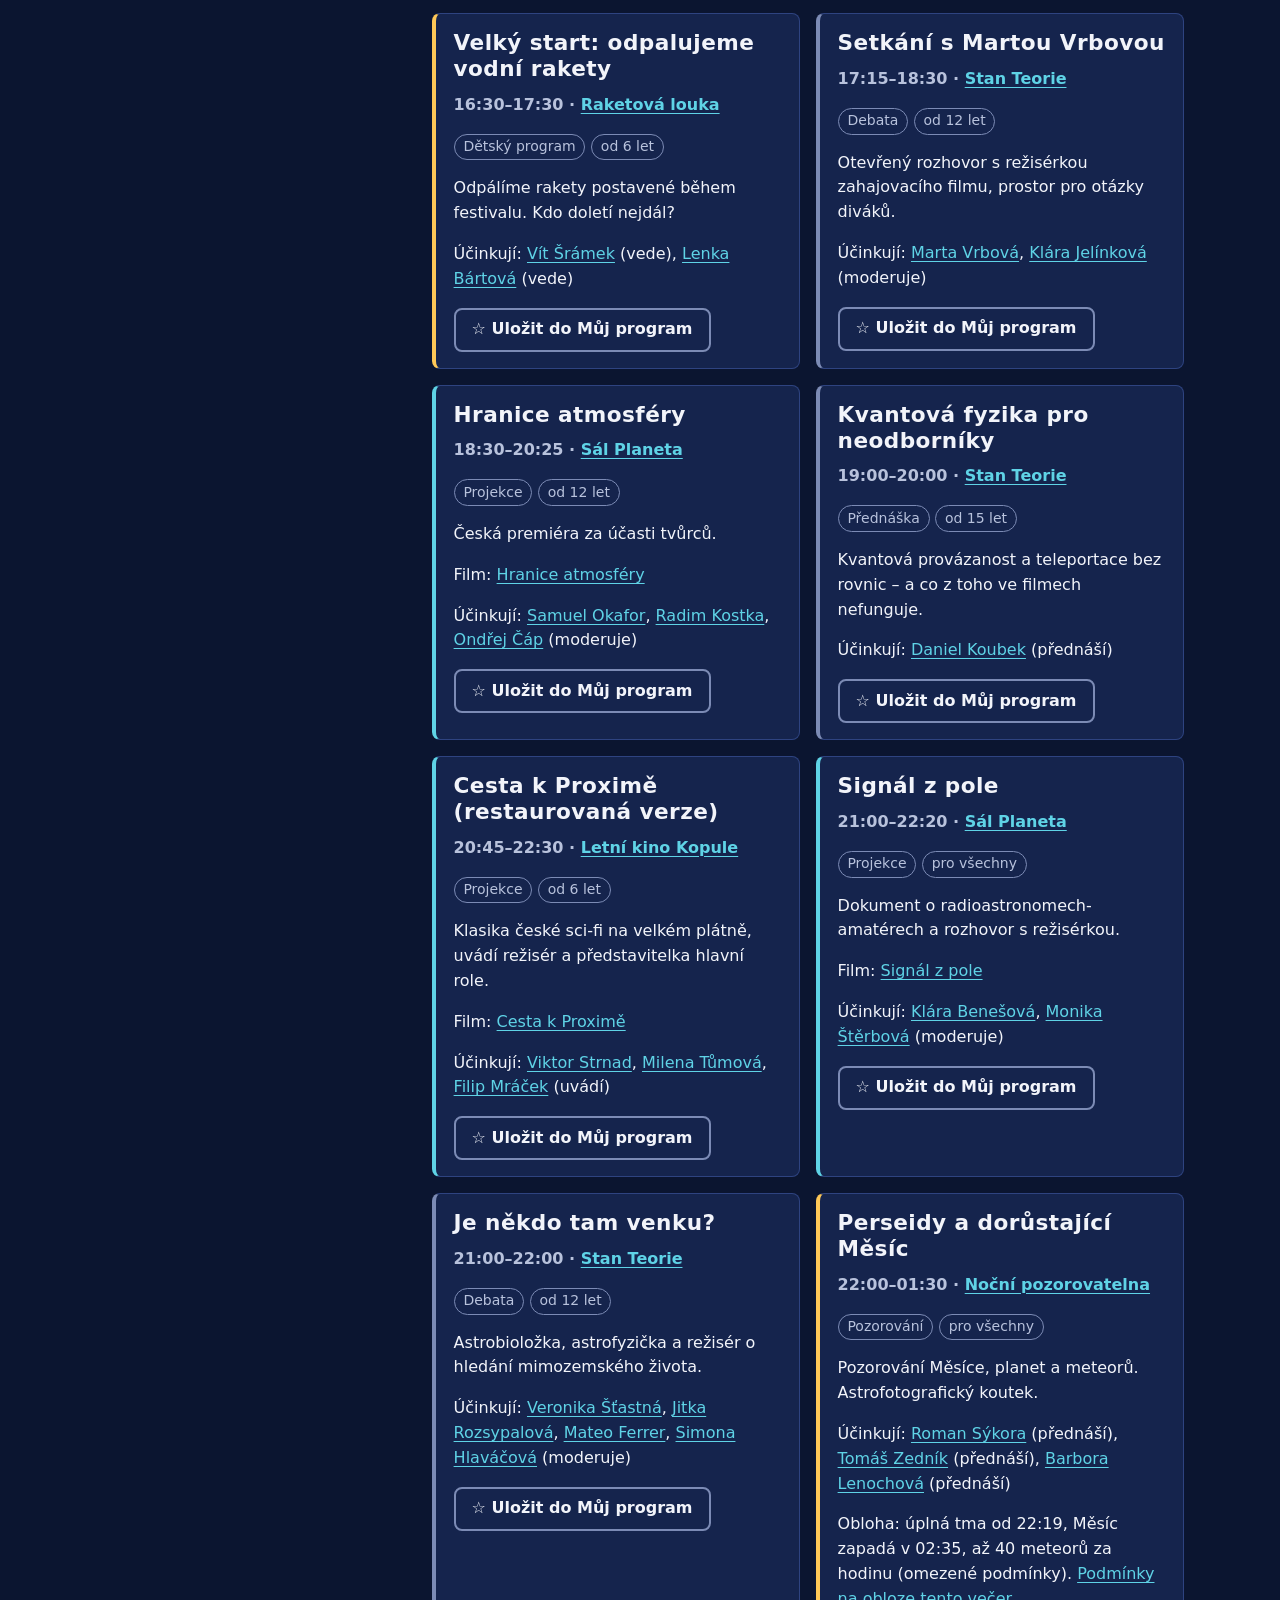
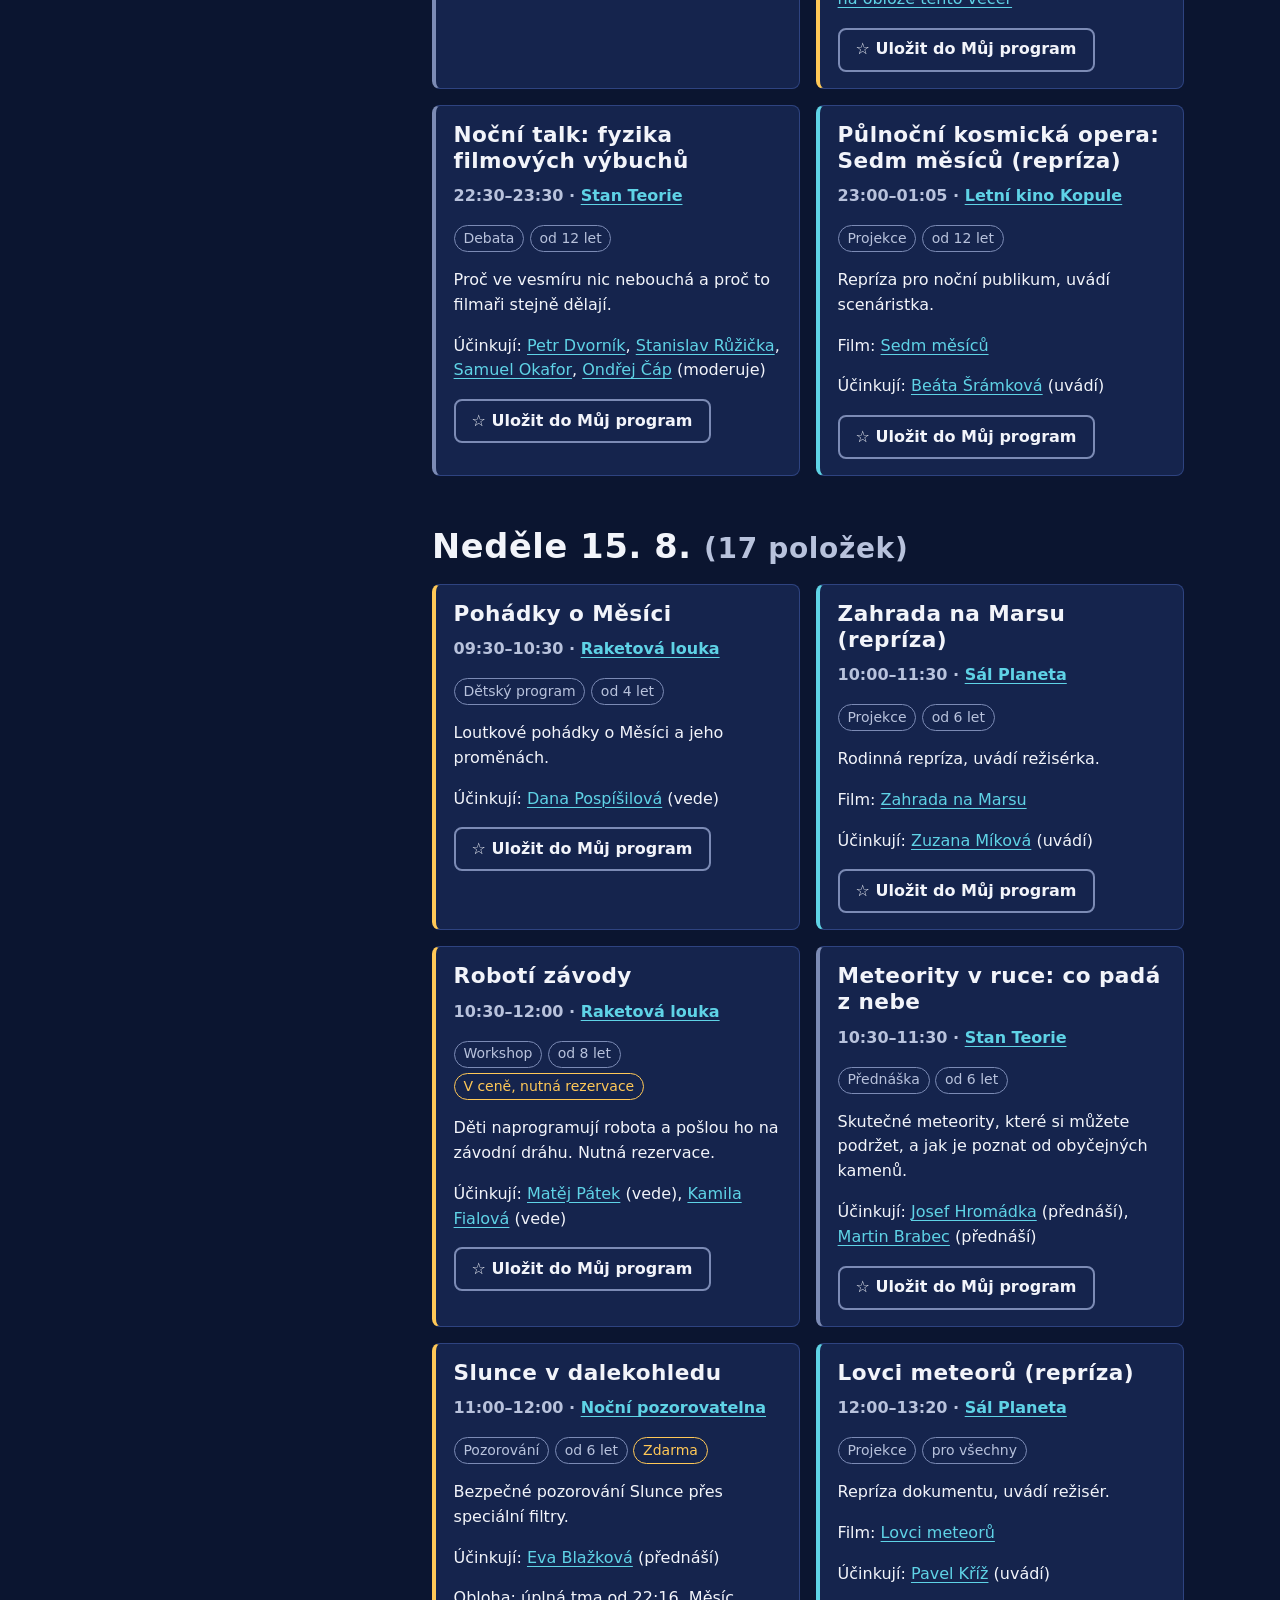
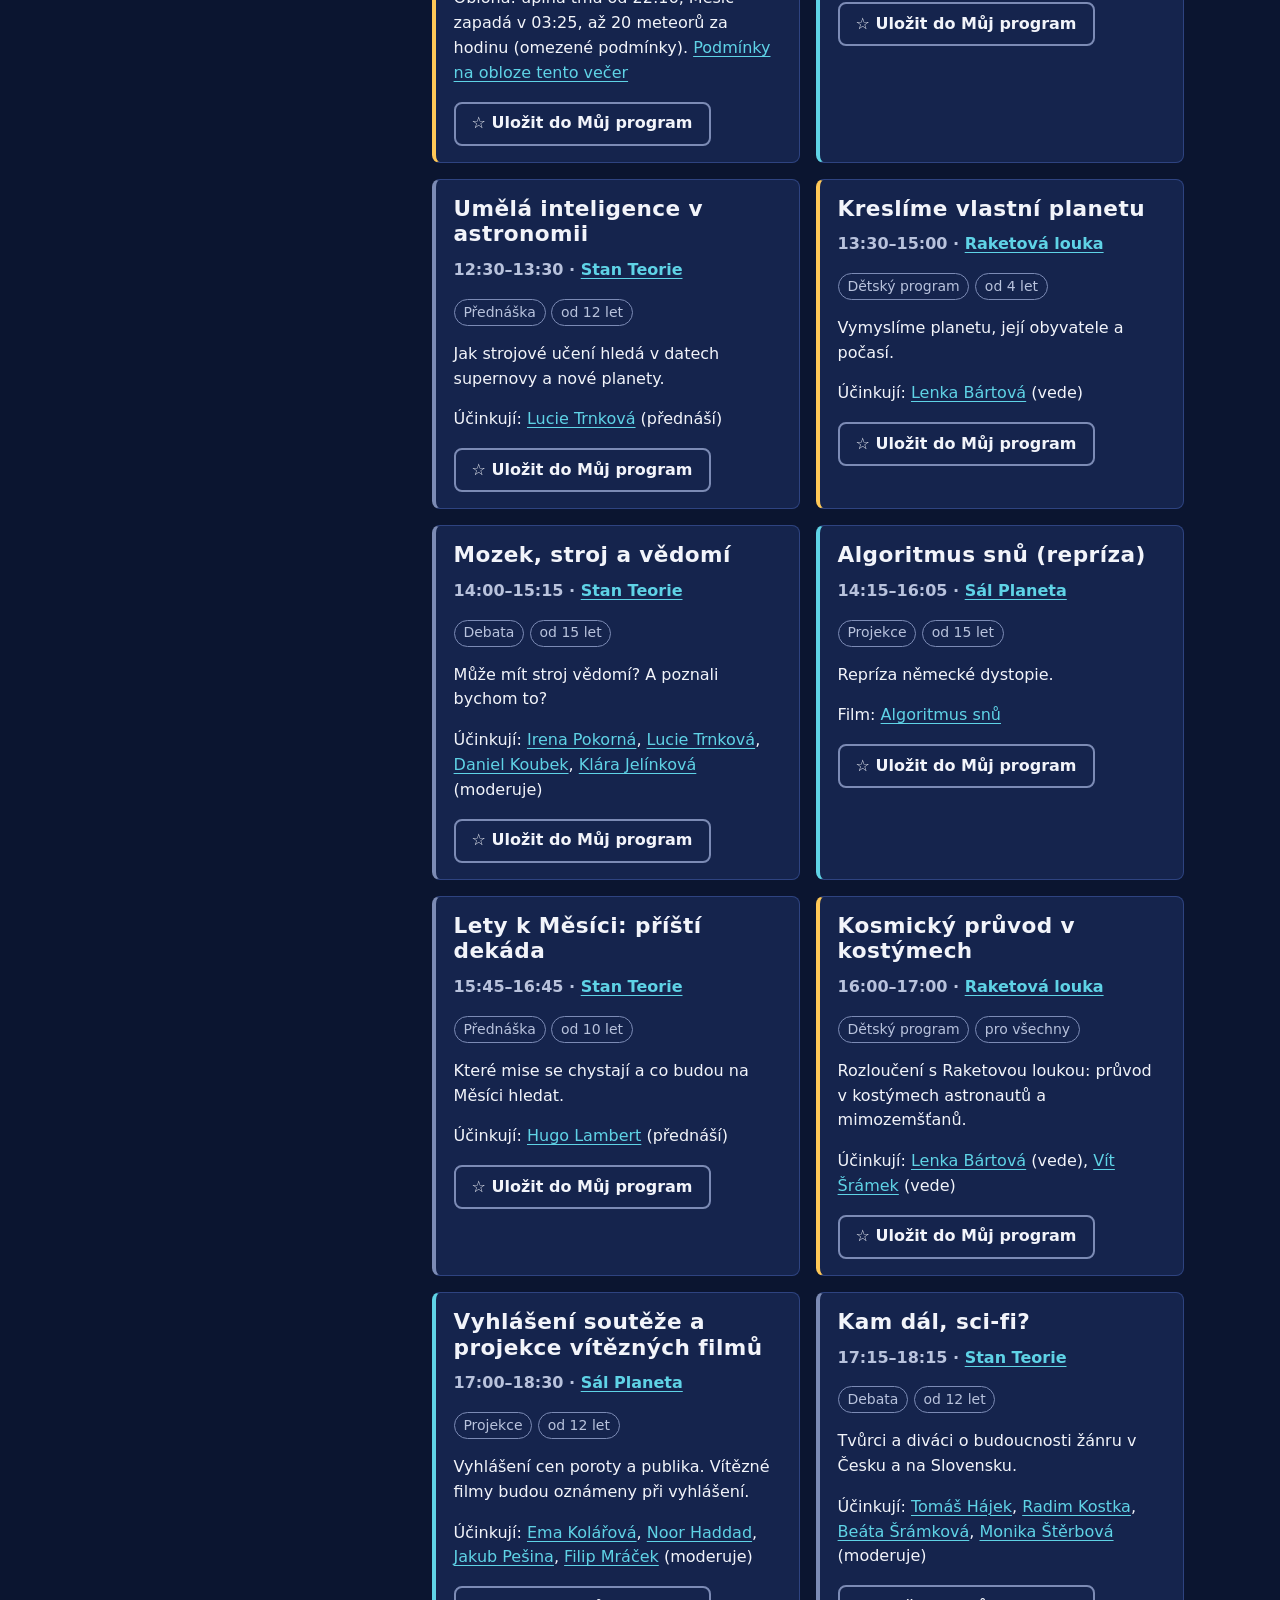
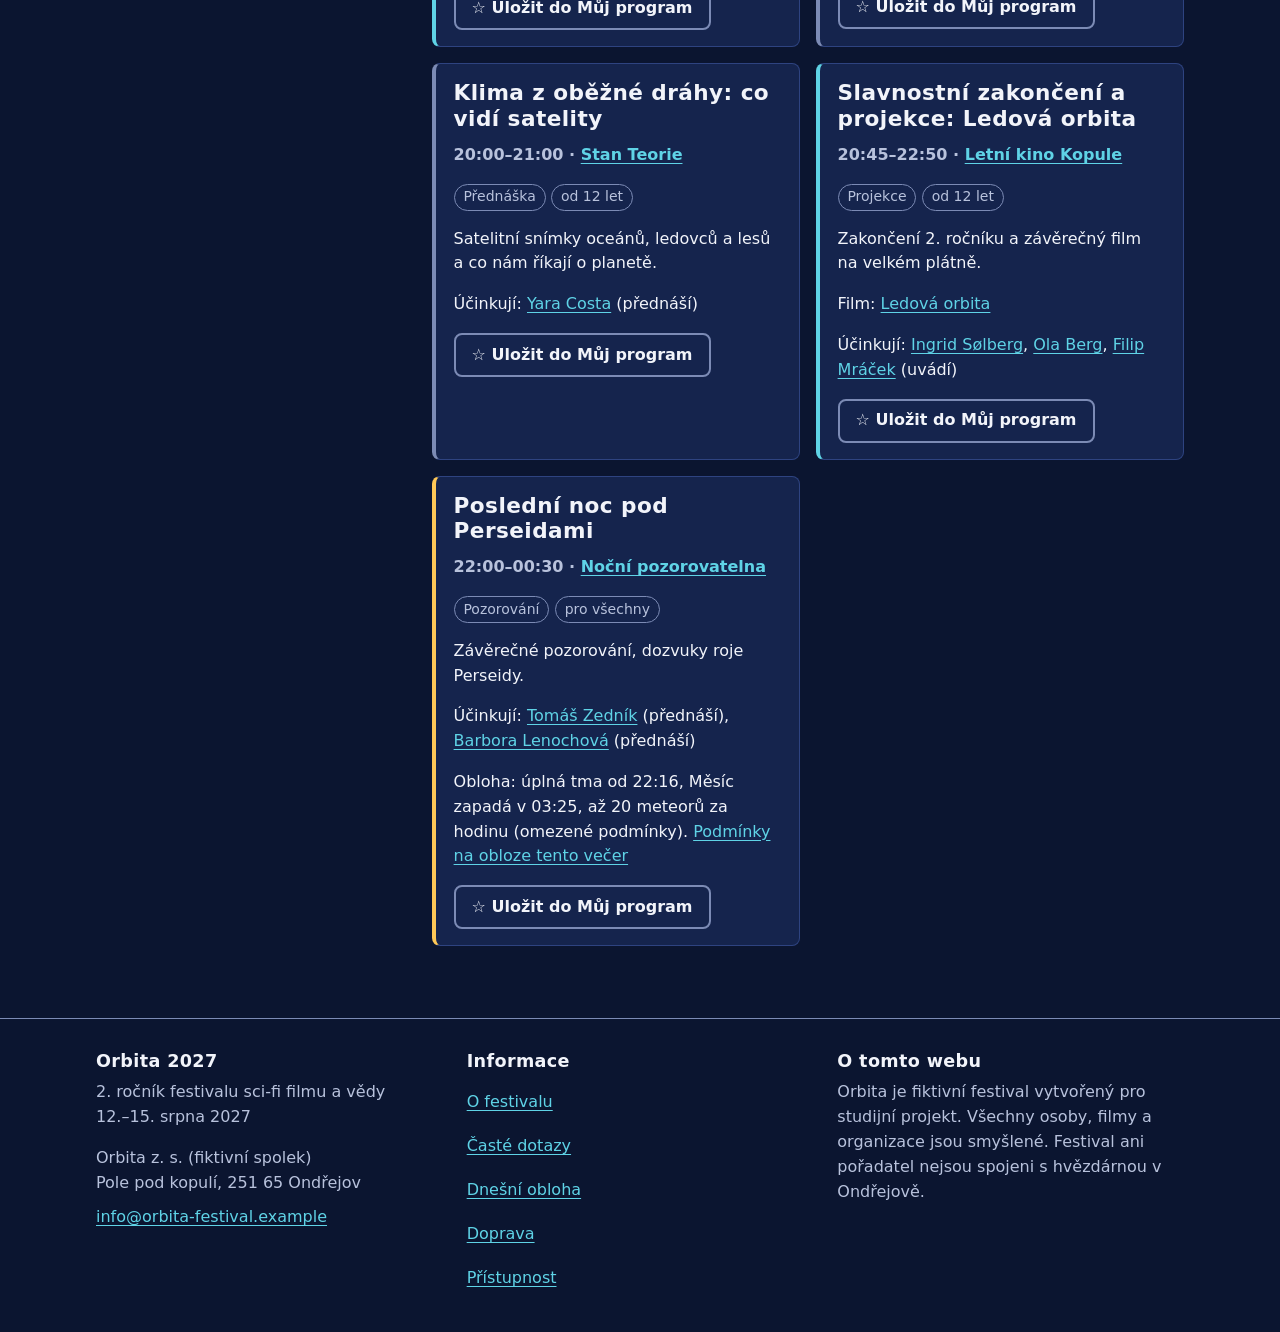
<file: program.html>
<!doctype html>
<html lang="cs">
<head>
  <meta charset="utf-8">
  <meta name="viewport" content="width=device-width, initial-scale=1">
  <title>Program festivalu Orbita 2027 – projekce, debaty, pozorování</title>
  <meta name="description" content="Kompletní program festivalu Orbita 2027: projekce, debaty, přednášky, pozorování oblohy a dětský program. Filtrujte podle dne, scény, typu a věku.">
  <link rel="canonical" href="https://valeriygan04.github.io/orbita-web/program.html">
  <meta property="og:type" content="website">
  <meta property="og:site_name" content="Orbita 2027">
  <meta property="og:locale" content="cs_CZ">
  <meta property="og:title" content="Program festivalu Orbita 2027 – projekce, debaty, pozorování">
  <meta property="og:description" content="Kompletní program festivalu Orbita 2027: projekce, debaty, přednášky, pozorování oblohy a dětský program. Filtrujte podle dne, scény, typu a věku.">
  <meta property="og:url" content="https://valeriygan04.github.io/orbita-web/program.html">
  <meta property="og:image" content="https://valeriygan04.github.io/orbita-web/images/og-orbita.png">
  <meta property="og:image:width" content="1200">
  <meta property="og:image:height" content="630">
  <meta property="og:image:alt" content="Orbita 2027 – festival sci-fi filmu a vědy, 12.–15. srpna 2027, Ondřejov">
  <meta name="theme-color" content="#0b1530">
  <link rel="icon" href="images/favicon.svg" type="image/svg+xml">
  <link rel="stylesheet" href="css/style.css">
  <script>document.documentElement.classList.add('js');</script>
  <script src="js/data.js" defer></script>
  <script src="js/app.js" defer></script>
  <script type="application/ld+json">{
 "@context": "https://schema.org",
 "@type": "WebPage",
 "name": "Program – Orbita 2027",
 "description": "Kompletní program festivalu Orbita 2027.",
 "url": "https://valeriygan04.github.io/orbita-web/program.html",
 "inLanguage": "cs",
 "isPartOf": {
  "@type": "WebSite",
  "name": "Orbita 2027",
  "url": "https://valeriygan04.github.io/orbita-web/"
 }
}</script>
</head>
<body data-stranka="program">
  <a class="skip" href="#obsah">Přejít na obsah</a>
  <header class="hlavicka">
    <div class="obal">
      <div class="hlavicka__radek">
        <p class="logo"><a href="index.html"><svg viewBox="0 0 32 32" aria-hidden="true" focusable="false"><ellipse cx="16" cy="16" rx="13" ry="6" fill="none" stroke="#5fd3e6" stroke-width="2" transform="rotate(-25 16 16)"/><circle cx="16" cy="16" r="5" fill="#ffc857"/><circle cx="27" cy="11" r="2" fill="#f2f4fa"/></svg><span>Orbita <small>2027</small></span></a></p>
        <button type="button" class="menu-tlacitko" aria-expanded="false" aria-controls="hlavni-nav" hidden>Menu</button>
        <form class="hledani" role="search" action="hledat.html" method="get">
          <label class="vh" for="q">Hledat na webu</label>
          <input type="search" id="q" name="q" placeholder="Hosté, filmy, program…" autocomplete="off">
          <button type="submit">Hledat</button>
        </form>
      </div>
      <nav class="hlavni-nav" id="hlavni-nav" aria-label="Hlavní navigace">
        <ul>
          <li><a href="program.html" aria-current="page">Program</a></li>
          <li><a href="ucinkujici.html">Hosté a tvůrci</a></li>
          <li><a href="filmy.html">Filmy</a></li>
          <li><a href="sceny.html">Scény</a></li>
          <li><a href="prakticke-informace.html">Praktické info</a></li>
          <li><a href="vstupenky.html">Vstupenky</a></li>
          <li><a href="muj-program.html">Můj program<span data-pocet></span></a></li>
        </ul>
      </nav>
    </div>
  </header>
  <main id="obsah" class="obal" tabindex="-1">
    <h1>Program</h1>
    <p>71 položek programu na pěti scénách od čtvrtka 12. do neděle 15. srpna 2027. Vyberte den, scénu nebo typ akce a uložte si, co nechcete zmeškat, do <a href="muj-program.html">Můj program</a>.</p>
    <div class="se-filtrem">
      <details class="filtr" open>
        <summary>Filtr programu</summary>
        <form id="filtr-programu" action="program.html" method="get">
          <fieldset>
            <legend>Den</legend>
            <div class="volby">
              <label><input type="radio" name="den" value="" checked> Všechny dny</label>
              <label><input type="radio" name="den" value="2027-08-12"> Čtvrtek 12. 8.</label>
              <label><input type="radio" name="den" value="2027-08-13"> Pátek 13. 8.</label>
              <label><input type="radio" name="den" value="2027-08-14"> Sobota 14. 8.</label>
              <label><input type="radio" name="den" value="2027-08-15"> Neděle 15. 8.</label>
            </div>
          </fieldset>
          <fieldset>
            <legend>Scéna</legend>
            <div class="volby">
              <label><input type="checkbox" name="scena" value="kopule"> Letní kino Kopule</label>
              <label><input type="checkbox" name="scena" value="planeta"> Sál Planeta</label>
              <label><input type="checkbox" name="scena" value="teorie"> Stan Teorie</label>
              <label><input type="checkbox" name="scena" value="pozorovatelna"> Noční pozorovatelna</label>
              <label><input type="checkbox" name="scena" value="louka"> Raketová louka</label>
            </div>
          </fieldset>
          <fieldset>
            <legend>Typ akce</legend>
            <div class="volby">
              <label><input type="checkbox" name="typ" value="projekce"> Projekce</label>
              <label><input type="checkbox" name="typ" value="debata"> Debata</label>
              <label><input type="checkbox" name="typ" value="prednaska"> Přednáška</label>
              <label><input type="checkbox" name="typ" value="pozorovani"> Pozorování</label>
              <label><input type="checkbox" name="typ" value="workshop"> Workshop</label>
              <label><input type="checkbox" name="typ" value="detsky"> Dětský program</label>
            </div>
          </fieldset>
          <div class="pole">
            <label for="zanr">Sci-fi subžánr filmu</label>
            <select id="zanr" name="zanr">
              <option value="">Všechny</option>
              <option value="hard-scifi">Hard sci-fi</option>
              <option value="kosmicka-opera">Kosmická opera</option>
              <option value="dystopie">Dystopie</option>
              <option value="dokument">Dokument</option>
              <option value="klasika">Klasika</option>
              <option value="kratky">Krátký film</option>
              <option value="rodinny">Rodinný</option>
              <option value="animovany">Animovaný</option>
            </select>
          </div>
          <div class="pole">
            <label for="vek">Vhodné pro věk</label>
            <select id="vek" name="vek">
              <option value="">Bez omezení</option>
              <option value="4">od 4 let</option>
              <option value="6">od 6 let</option>
              <option value="8">od 8 let</option>
              <option value="12">od 12 let</option>
              <option value="15">od 15 let</option>
            </select>
          </div>
          <div class="volby"><label><input type="checkbox" name="bezbarierove" value="1"> Jen plně bezbariérové scény</label></div>
          <div class="akce">
            <button type="submit" class="tlacitko--hlavni">Použít filtr</button>
            <a class="tlacitko" href="program.html">Zrušit filtry</a>
            <button type="button" id="kopirovat-odkaz" hidden>Kopírovat odkaz na výběr</button>
          </div>
          <div class="pole" id="odkaz-vyberu" hidden>
            <label for="odkaz-vyberu-pole">Odkaz na výběr</label>
            <input type="text" id="odkaz-vyberu-pole" readonly>
          </div>
        </form>
      </details>
      <div>
        <p id="stav" class="stav" role="status"></p>
        <div id="vysledky">
          <noscript><p class="panel upozorneni">Program se zobrazuje pomocí JavaScriptu. Zapněte jej, prosím. Základní informace najdete na stránkách <a href="sceny.html">Scény</a> a <a href="prakticke-informace.html">Praktické informace</a>.</p></noscript>
        </div>
      </div>
    </div>
  </main>
  <footer class="paticka">
    <div class="obal paticka__mrizka">
      <section aria-labelledby="pat-festival">
        <h2 id="pat-festival">Orbita 2027</h2>
        <p>2. ročník festivalu sci-fi filmu a vědy<br><time datetime="2027-08-12">12.</time>–<time datetime="2027-08-15">15. srpna 2027</time></p>
        <address>Orbita z. s. (fiktivní spolek)<br>Pole pod kopulí, 251 65 Ondřejov<br><a href="mailto:info@orbita-festival.example">info@orbita-festival.example</a></address>
      </section>
      <nav aria-labelledby="pat-info">
        <h2 id="pat-info">Informace</h2>
        <ul>
          <li><a href="o-festivalu.html">O festivalu</a></li>
          <li><a href="faq.html">Časté dotazy</a></li>
          <li><a href="obloha.html">Dnešní obloha</a></li>
          <li><a href="prakticke-informace.html#doprava">Doprava</a></li>
          <li><a href="prakticke-informace.html#pristupnost">Přístupnost</a></li>
        </ul>
      </nav>
      <section aria-labelledby="pat-web">
        <h2 id="pat-web">O tomto webu</h2>
        <p>Orbita je fiktivní festival vytvořený pro studijní projekt. Všechny osoby, filmy a organizace jsou smyšlené. Festival ani pořadatel nejsou spojeni s hvězdárnou v Ondřejově.</p>
      </section>
    </div>
  </footer>
  <div id="oznameni" class="vh" role="status" aria-live="polite"></div>
</body>
</html>
</file>
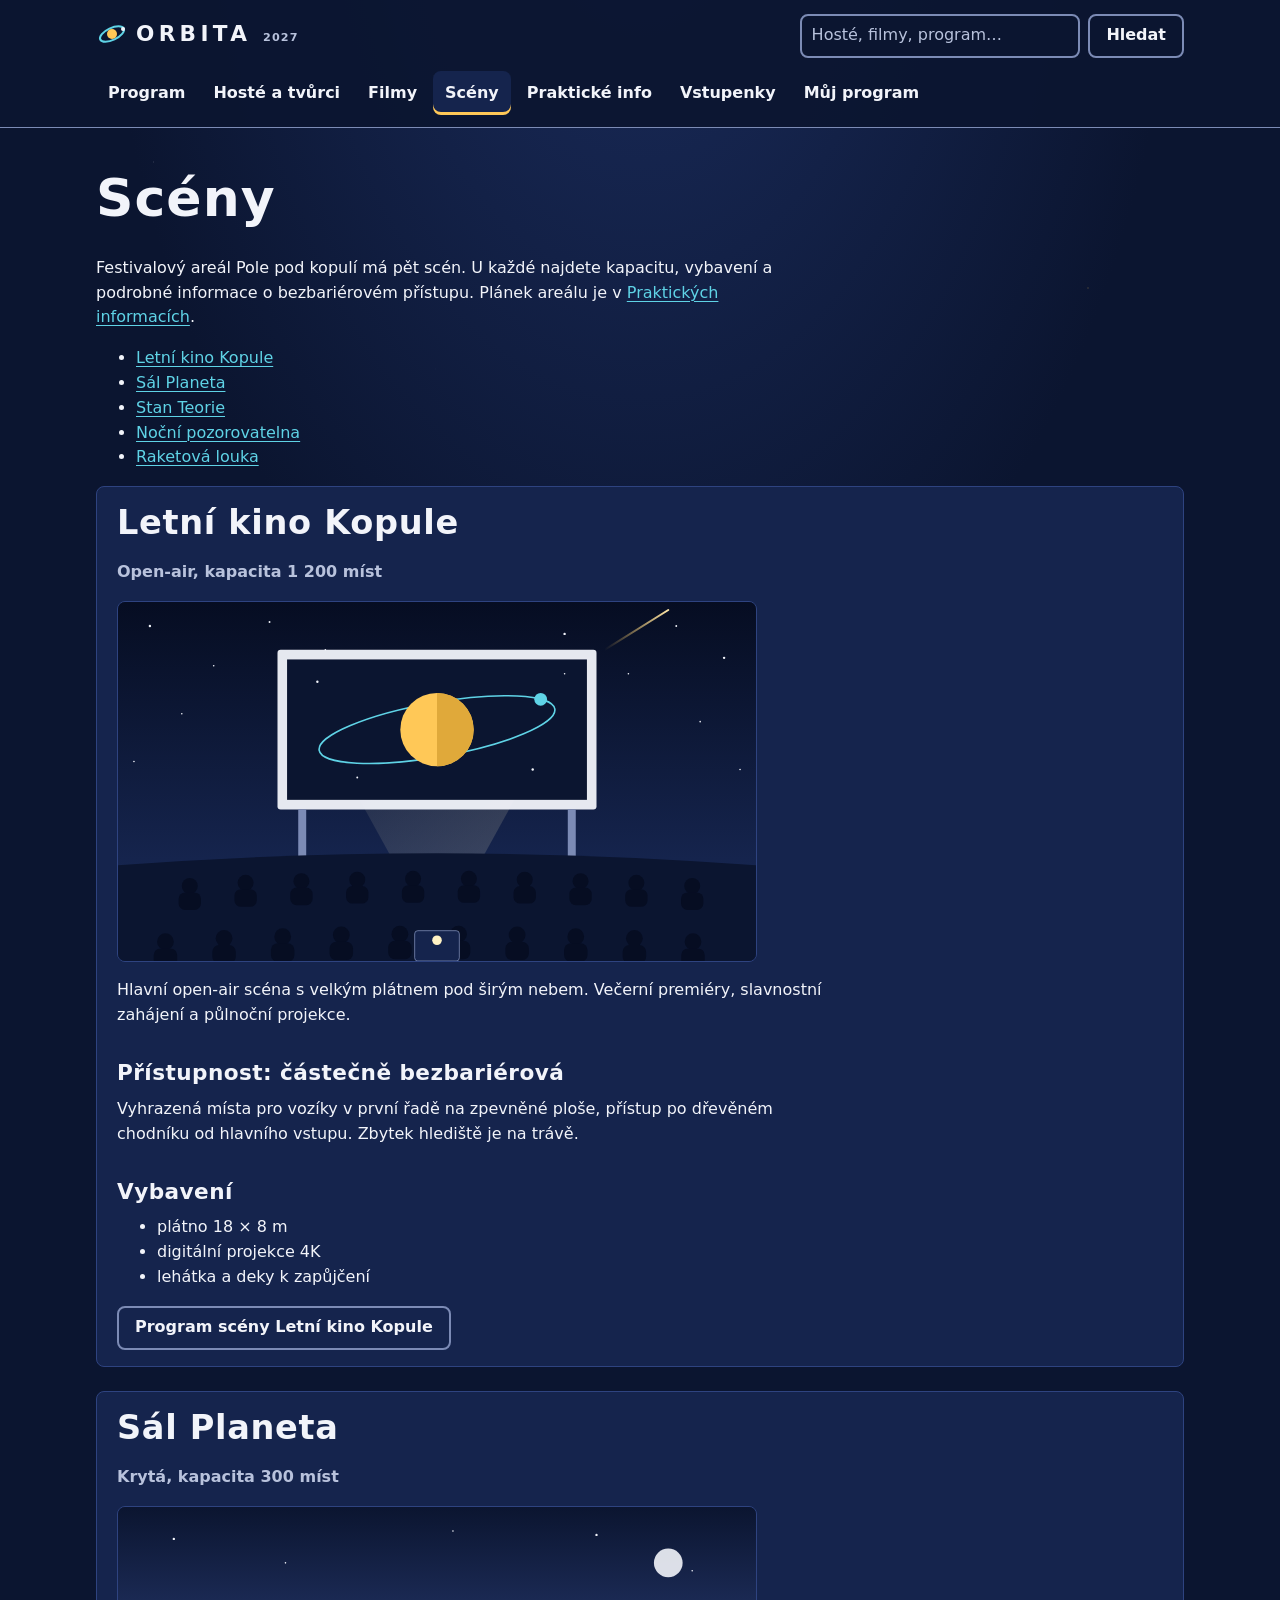
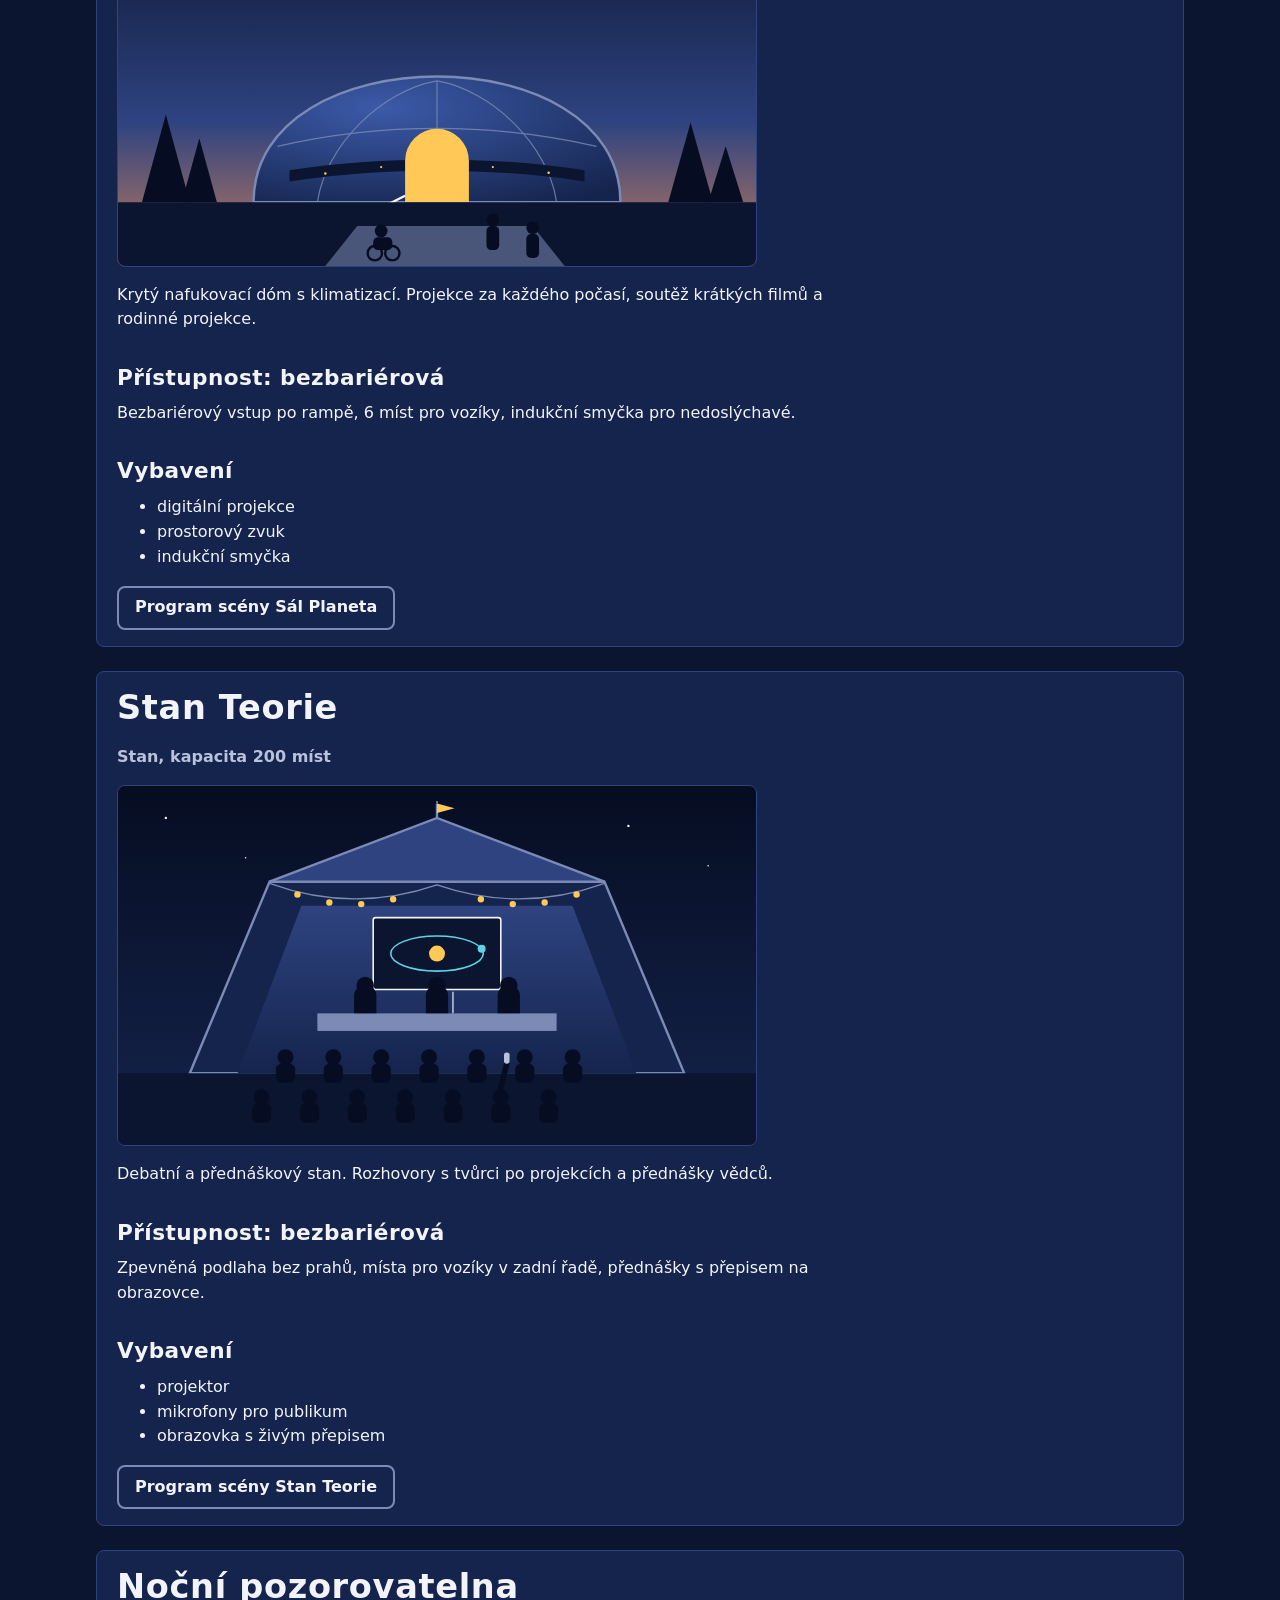
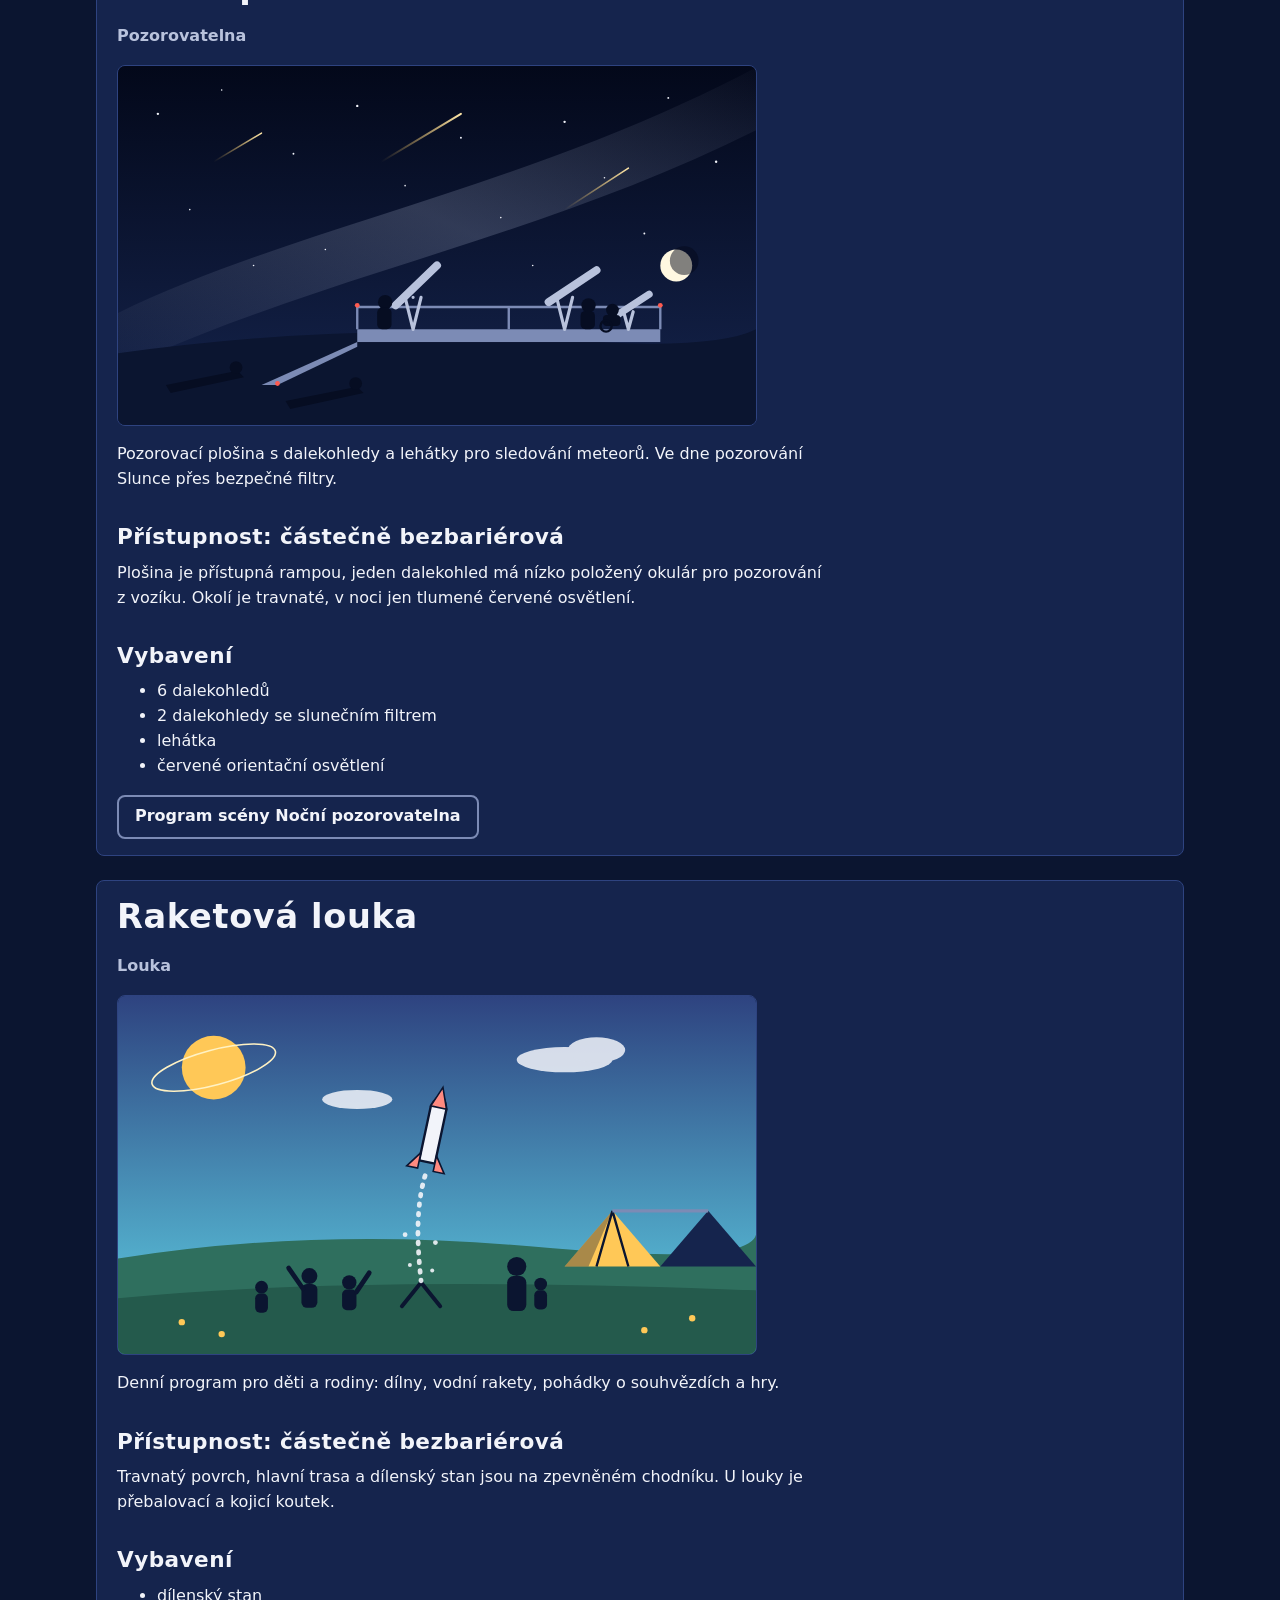
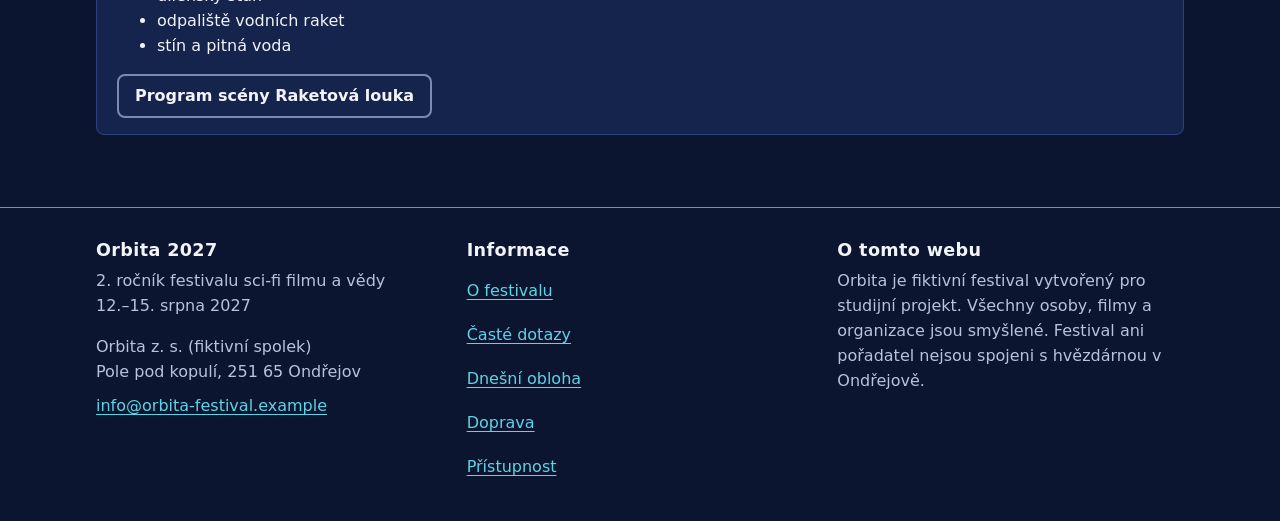
<file: sceny.html>
<!doctype html>
<html lang="cs">
<head>
  <meta charset="utf-8">
  <meta name="viewport" content="width=device-width, initial-scale=1">
  <title>Scény a jejich přístupnost – Orbita 2027</title>
  <meta name="description" content="Pět scén festivalu Orbita 2027: Letní kino Kopule, Sál Planeta, Stan Teorie, Noční pozorovatelna a Raketová louka. Kapacita, vybavení a bezbariérovost.">
  <link rel="canonical" href="https://valeriygan04.github.io/orbita-web/sceny.html">
  <meta property="og:type" content="website">
  <meta property="og:site_name" content="Orbita 2027">
  <meta property="og:locale" content="cs_CZ">
  <meta property="og:title" content="Scény a jejich přístupnost – Orbita 2027">
  <meta property="og:description" content="Pět scén festivalu Orbita 2027: Letní kino Kopule, Sál Planeta, Stan Teorie, Noční pozorovatelna a Raketová louka. Kapacita, vybavení a bezbariérovost.">
  <meta property="og:url" content="https://valeriygan04.github.io/orbita-web/sceny.html">
  <meta property="og:image" content="https://valeriygan04.github.io/orbita-web/images/og-orbita.png">
  <meta property="og:image:width" content="1200">
  <meta property="og:image:height" content="630">
  <meta property="og:image:alt" content="Orbita 2027 – festival sci-fi filmu a vědy, 12.–15. srpna 2027, Ondřejov">
  <meta name="theme-color" content="#0b1530">
  <link rel="icon" href="images/favicon.svg" type="image/svg+xml">
  <link rel="stylesheet" href="css/style.css">
  <script>document.documentElement.classList.add('js');</script>
  <script src="js/data.js" defer></script>
  <script src="js/app.js" defer></script>
  <script type="application/ld+json">{
 "@context": "https://schema.org",
 "@graph": [
  {
   "@type": "Place",
   "@id": "https://valeriygan04.github.io/orbita-web/sceny.html#kopule",
   "name": "Letní kino Kopule",
   "description": "Hlavní open-air scéna s velkým plátnem pod širým nebem. Večerní premiéry, slavnostní zahájení a půlnoční projekce.",
   "maximumAttendeeCapacity": 1200,
   "containedInPlace": {
    "@type": "Place",
    "name": "Pole pod kopulí, Ondřejov"
   },
   "amenityFeature": {
    "@type": "LocationFeatureSpecification",
    "name": "Bezbariérový přístup",
    "value": "Částečně bezbariérová",
    "description": "Vyhrazená místa pro vozíky v první řadě na zpevněné ploše, přístup po dřevěném chodníku od hlavního vstupu. Zbytek hlediště je na trávě."
   }
  },
  {
   "@type": "Place",
   "@id": "https://valeriygan04.github.io/orbita-web/sceny.html#planeta",
   "name": "Sál Planeta",
   "description": "Krytý nafukovací dóm s klimatizací. Projekce za každého počasí, soutěž krátkých filmů a rodinné projekce.",
   "maximumAttendeeCapacity": 300,
   "containedInPlace": {
    "@type": "Place",
    "name": "Pole pod kopulí, Ondřejov"
   },
   "amenityFeature": {
    "@type": "LocationFeatureSpecification",
    "name": "Bezbariérový přístup",
    "value": "Bezbariérová",
    "description": "Bezbariérový vstup po rampě, 6 míst pro vozíky, indukční smyčka pro nedoslýchavé."
   }
  },
  {
   "@type": "Place",
   "@id": "https://valeriygan04.github.io/orbita-web/sceny.html#teorie",
   "name": "Stan Teorie",
   "description": "Debatní a přednáškový stan. Rozhovory s tvůrci po projekcích a přednášky vědců.",
   "maximumAttendeeCapacity": 200,
   "containedInPlace": {
    "@type": "Place",
    "name": "Pole pod kopulí, Ondřejov"
   },
   "amenityFeature": {
    "@type": "LocationFeatureSpecification",
    "name": "Bezbariérový přístup",
    "value": "Bezbariérová",
    "description": "Zpevněná podlaha bez prahů, místa pro vozíky v zadní řadě, přednášky s přepisem na obrazovce."
   }
  },
  {
   "@type": "Place",
   "@id": "https://valeriygan04.github.io/orbita-web/sceny.html#pozorovatelna",
   "name": "Noční pozorovatelna",
   "description": "Pozorovací plošina s dalekohledy a lehátky pro sledování meteorů. Ve dne pozorování Slunce přes bezpečné filtry.",
   "containedInPlace": {
    "@type": "Place",
    "name": "Pole pod kopulí, Ondřejov"
   },
   "amenityFeature": {
    "@type": "LocationFeatureSpecification",
    "name": "Bezbariérový přístup",
    "value": "Částečně bezbariérová",
    "description": "Plošina je přístupná rampou, jeden dalekohled má nízko položený okulár pro pozorování z vozíku. Okolí je travnaté, v noci jen tlumené červené osvětlení."
   }
  },
  {
   "@type": "Place",
   "@id": "https://valeriygan04.github.io/orbita-web/sceny.html#louka",
   "name": "Raketová louka",
   "description": "Denní program pro děti a rodiny: dílny, vodní rakety, pohádky o souhvězdích a hry.",
   "containedInPlace": {
    "@type": "Place",
    "name": "Pole pod kopulí, Ondřejov"
   },
   "amenityFeature": {
    "@type": "LocationFeatureSpecification",
    "name": "Bezbariérový přístup",
    "value": "Částečně bezbariérová",
    "description": "Travnatý povrch, hlavní trasa a dílenský stan jsou na zpevněném chodníku. U louky je přebalovací a kojicí koutek."
   }
  }
 ]
}</script>
</head>
<body data-stranka="sceny">
  <a class="skip" href="#obsah">Přejít na obsah</a>
  <header class="hlavicka">
    <div class="obal">
      <div class="hlavicka__radek">
        <p class="logo"><a href="index.html"><svg viewBox="0 0 32 32" aria-hidden="true" focusable="false"><ellipse cx="16" cy="16" rx="13" ry="6" fill="none" stroke="#5fd3e6" stroke-width="2" transform="rotate(-25 16 16)"/><circle cx="16" cy="16" r="5" fill="#ffc857"/><circle cx="27" cy="11" r="2" fill="#f2f4fa"/></svg><span>Orbita <small>2027</small></span></a></p>
        <button type="button" class="menu-tlacitko" aria-expanded="false" aria-controls="hlavni-nav" hidden>Menu</button>
        <form class="hledani" role="search" action="hledat.html" method="get">
          <label class="vh" for="q">Hledat na webu</label>
          <input type="search" id="q" name="q" placeholder="Hosté, filmy, program…" autocomplete="off">
          <button type="submit">Hledat</button>
        </form>
      </div>
      <nav class="hlavni-nav" id="hlavni-nav" aria-label="Hlavní navigace">
        <ul>
          <li><a href="program.html">Program</a></li>
          <li><a href="ucinkujici.html">Hosté a tvůrci</a></li>
          <li><a href="filmy.html">Filmy</a></li>
          <li><a href="sceny.html" aria-current="page">Scény</a></li>
          <li><a href="prakticke-informace.html">Praktické info</a></li>
          <li><a href="vstupenky.html">Vstupenky</a></li>
          <li><a href="muj-program.html">Můj program<span data-pocet></span></a></li>
        </ul>
      </nav>
    </div>
  </header>
  <main id="obsah" class="obal" tabindex="-1">
    <h1>Scény</h1>
    <p>Festivalový areál Pole pod kopulí má pět scén. U každé najdete kapacitu, vybavení a podrobné informace o bezbariérovém přístupu. Plánek areálu je v <a href="prakticke-informace.html#mapa-arealu">Praktických informacích</a>.</p>
    <nav aria-label="Scény na této stránce">
      <ul>
        <li><a href="#kopule">Letní kino Kopule</a></li>
        <li><a href="#planeta">Sál Planeta</a></li>
        <li><a href="#teorie">Stan Teorie</a></li>
        <li><a href="#pozorovatelna">Noční pozorovatelna</a></li>
        <li><a href="#louka">Raketová louka</a></li>
      </ul>
    </nav>
    <section id="kopule" class="panel" aria-labelledby="h-kopule">
      <h2 id="h-kopule">Letní kino Kopule</h2>
      <p class="meta">Open-air, kapacita 1 200 míst</p>
      <img class="scena-obrazek" src="images/sceny/kopule.svg" width="800" height="450" loading="lazy" alt="Ilustrace: velké plátno pod hvězdnou oblohou promítá planetu s oběžnou dráhou, před ním řady diváků a uprostřed projekční kabina, nad plátnem letí meteor.">
      <p>Hlavní open-air scéna s velkým plátnem pod širým nebem. Večerní premiéry, slavnostní zahájení a půlnoční projekce.</p>
      <h3>Přístupnost: částečně bezbariérová</h3>
      <p>Vyhrazená místa pro vozíky v první řadě na zpevněné ploše, přístup po dřevěném chodníku od hlavního vstupu. Zbytek hlediště je na trávě.</p>
      <h3>Vybavení</h3>
      <ul>
        <li>plátno 18 × 8 m</li>
        <li>digitální projekce 4K</li>
        <li>lehátka a deky k zapůjčení</li>
      </ul>
      <p><a class="tlacitko" href="program.html?scena=kopule">Program scény Letní kino Kopule</a></p>
    </section>
    <section id="planeta" class="panel" aria-labelledby="h-planeta">
      <h2 id="h-planeta">Sál Planeta</h2>
      <p class="meta">Krytá, kapacita 300 míst</p>
      <img class="scena-obrazek" src="images/sceny/planeta.svg" width="800" height="450" loading="lazy" alt="Ilustrace: nafukovací dóm za soumraku s osvětleným vchodem, k němuž vede široká rampa, po rampě přijíždí člověk na vozíku.">
      <p>Krytý nafukovací dóm s klimatizací. Projekce za každého počasí, soutěž krátkých filmů a rodinné projekce.</p>
      <h3>Přístupnost: bezbariérová</h3>
      <p>Bezbariérový vstup po rampě, 6 míst pro vozíky, indukční smyčka pro nedoslýchavé.</p>
      <h3>Vybavení</h3>
      <ul>
        <li>digitální projekce</li>
        <li>prostorový zvuk</li>
        <li>indukční smyčka</li>
      </ul>
      <p><a class="tlacitko" href="program.html?scena=planeta">Program scény Sál Planeta</a></p>
    </section>
    <section id="teorie" class="panel" aria-labelledby="h-teorie">
      <h2 id="h-teorie">Stan Teorie</h2>
      <p class="meta">Stan, kapacita 200 míst</p>
      <img class="scena-obrazek" src="images/sceny/teorie.svg" width="800" height="450" loading="lazy" alt="Ilustrace: otevřený stan se světelným řetězem, na pódiu tři řečníci před obrazovkou s oběžnou dráhou, v publiku se někdo hlásí s mikrofonem.">
      <p>Debatní a přednáškový stan. Rozhovory s tvůrci po projekcích a přednášky vědců.</p>
      <h3>Přístupnost: bezbariérová</h3>
      <p>Zpevněná podlaha bez prahů, místa pro vozíky v zadní řadě, přednášky s přepisem na obrazovce.</p>
      <h3>Vybavení</h3>
      <ul>
        <li>projektor</li>
        <li>mikrofony pro publikum</li>
        <li>obrazovka s živým přepisem</li>
      </ul>
      <p><a class="tlacitko" href="program.html?scena=teorie">Program scény Stan Teorie</a></p>
    </section>
    <section id="pozorovatelna" class="panel" aria-labelledby="h-pozorovatelna">
      <h2 id="h-pozorovatelna">Noční pozorovatelna</h2>
      <p class="meta">Pozorovatelna</p>
      <img class="scena-obrazek" src="images/sceny/pozorovatelna.svg" width="800" height="450" loading="lazy" alt="Ilustrace: pozorovací plošina s rampou a třemi dalekohledy, jeden nízko pro pozorování z vozíku, nad ní Mléčná dráha, meteory a Měsíc, vedle lidé na lehátkách.">
      <p>Pozorovací plošina s dalekohledy a lehátky pro sledování meteorů. Ve dne pozorování Slunce přes bezpečné filtry.</p>
      <h3>Přístupnost: částečně bezbariérová</h3>
      <p>Plošina je přístupná rampou, jeden dalekohled má nízko položený okulár pro pozorování z vozíku. Okolí je travnaté, v noci jen tlumené červené osvětlení.</p>
      <h3>Vybavení</h3>
      <ul>
        <li>6 dalekohledů</li>
        <li>2 dalekohledy se slunečním filtrem</li>
        <li>lehátka</li>
        <li>červené orientační osvětlení</li>
      </ul>
      <p><a class="tlacitko" href="program.html?scena=pozorovatelna">Program scény Noční pozorovatelna</a></p>
    </section>
    <section id="louka" class="panel" aria-labelledby="h-louka">
      <h2 id="h-louka">Raketová louka</h2>
      <p class="meta">Louka</p>
      <img class="scena-obrazek" src="images/sceny/louka.svg" width="800" height="450" loading="lazy" alt="Ilustrace: slunečná louka, z rampy startuje vodní raketa, děti s rukama nahoře ji sledují, v pozadí žlutý dílenský stan.">
      <p>Denní program pro děti a rodiny: dílny, vodní rakety, pohádky o souhvězdích a hry.</p>
      <h3>Přístupnost: částečně bezbariérová</h3>
      <p>Travnatý povrch, hlavní trasa a dílenský stan jsou na zpevněném chodníku. U louky je přebalovací a kojicí koutek.</p>
      <h3>Vybavení</h3>
      <ul>
        <li>dílenský stan</li>
        <li>odpaliště vodních raket</li>
        <li>stín a pitná voda</li>
      </ul>
      <p><a class="tlacitko" href="program.html?scena=louka">Program scény Raketová louka</a></p>
    </section>
  </main>
  <footer class="paticka">
    <div class="obal paticka__mrizka">
      <section aria-labelledby="pat-festival">
        <h2 id="pat-festival">Orbita 2027</h2>
        <p>2. ročník festivalu sci-fi filmu a vědy<br><time datetime="2027-08-12">12.</time>–<time datetime="2027-08-15">15. srpna 2027</time></p>
        <address>Orbita z. s. (fiktivní spolek)<br>Pole pod kopulí, 251 65 Ondřejov<br><a href="mailto:info@orbita-festival.example">info@orbita-festival.example</a></address>
      </section>
      <nav aria-labelledby="pat-info">
        <h2 id="pat-info">Informace</h2>
        <ul>
          <li><a href="o-festivalu.html">O festivalu</a></li>
          <li><a href="faq.html">Časté dotazy</a></li>
          <li><a href="obloha.html">Dnešní obloha</a></li>
          <li><a href="prakticke-informace.html#doprava">Doprava</a></li>
          <li><a href="prakticke-informace.html#pristupnost">Přístupnost</a></li>
        </ul>
      </nav>
      <section aria-labelledby="pat-web">
        <h2 id="pat-web">O tomto webu</h2>
        <p>Orbita je fiktivní festival vytvořený pro studijní projekt. Všechny osoby, filmy a organizace jsou smyšlené. Festival ani pořadatel nejsou spojeni s hvězdárnou v Ondřejově.</p>
      </section>
    </div>
  </footer>
  <div id="oznameni" class="vh" role="status" aria-live="polite"></div>
</body>
</html>
</file>
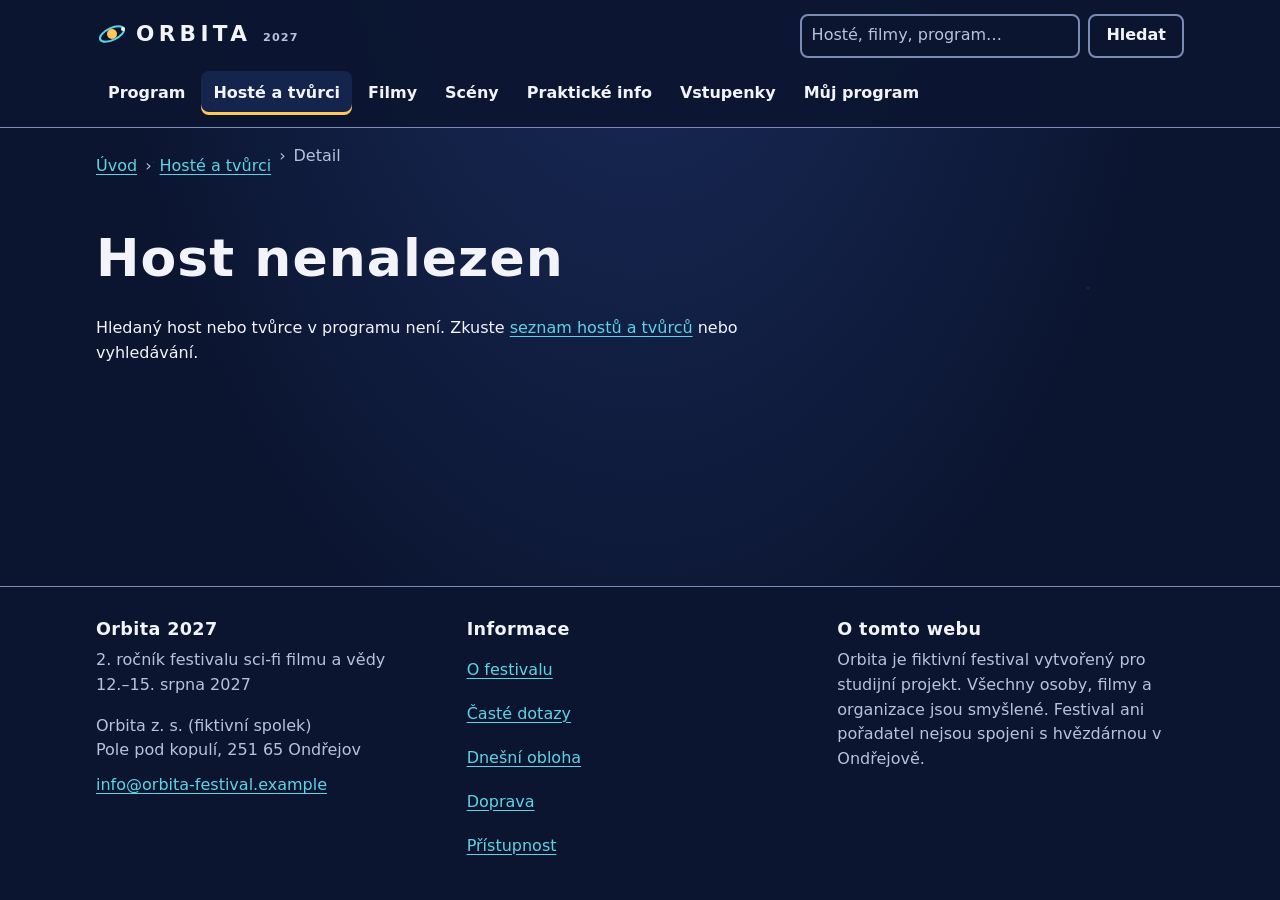
<file: ucinkujici-detail.html>
<!doctype html>
<html lang="cs">
<head>
  <meta charset="utf-8">
  <meta name="viewport" content="width=device-width, initial-scale=1">
  <title>Host festivalu – Orbita 2027</title>
  <meta name="description" content="Medailon hosta festivalu Orbita 2027, jeho projekce, debaty a přednášky.">
  <link rel="canonical" href="https://valeriygan04.github.io/orbita-web/ucinkujici-detail.html">
  <meta property="og:type" content="website">
  <meta property="og:site_name" content="Orbita 2027">
  <meta property="og:locale" content="cs_CZ">
  <meta property="og:title" content="Host festivalu – Orbita 2027">
  <meta property="og:description" content="Medailon hosta festivalu Orbita 2027, jeho projekce, debaty a přednášky.">
  <meta property="og:url" content="https://valeriygan04.github.io/orbita-web/ucinkujici-detail.html">
  <meta property="og:image" content="https://valeriygan04.github.io/orbita-web/images/og-orbita.png">
  <meta property="og:image:width" content="1200">
  <meta property="og:image:height" content="630">
  <meta property="og:image:alt" content="Orbita 2027 – festival sci-fi filmu a vědy, 12.–15. srpna 2027, Ondřejov">
  <meta name="theme-color" content="#0b1530">
  <link rel="icon" href="images/favicon.svg" type="image/svg+xml">
  <link rel="stylesheet" href="css/style.css">
  <script>document.documentElement.classList.add('js');</script>
  <script src="js/data.js" defer></script>
  <script src="js/app.js" defer></script>
  <script type="application/ld+json">{
 "@context": "https://schema.org",
 "@type": "WebPage",
 "name": "Host festivalu – Orbita 2027",
 "description": "Medailon hosta festivalu Orbita 2027, jeho projekce, debaty a přednášky.",
 "url": "https://valeriygan04.github.io/orbita-web/ucinkujici-detail.html",
 "inLanguage": "cs",
 "isPartOf": {
  "@type": "WebSite",
  "name": "Orbita 2027",
  "url": "https://valeriygan04.github.io/orbita-web/"
 }
}</script>
</head>
<body data-stranka="ucinkujici-detail">
  <a class="skip" href="#obsah">Přejít na obsah</a>
  <header class="hlavicka">
    <div class="obal">
      <div class="hlavicka__radek">
        <p class="logo"><a href="index.html"><svg viewBox="0 0 32 32" aria-hidden="true" focusable="false"><ellipse cx="16" cy="16" rx="13" ry="6" fill="none" stroke="#5fd3e6" stroke-width="2" transform="rotate(-25 16 16)"/><circle cx="16" cy="16" r="5" fill="#ffc857"/><circle cx="27" cy="11" r="2" fill="#f2f4fa"/></svg><span>Orbita <small>2027</small></span></a></p>
        <button type="button" class="menu-tlacitko" aria-expanded="false" aria-controls="hlavni-nav" hidden>Menu</button>
        <form class="hledani" role="search" action="hledat.html" method="get">
          <label class="vh" for="q">Hledat na webu</label>
          <input type="search" id="q" name="q" placeholder="Hosté, filmy, program…" autocomplete="off">
          <button type="submit">Hledat</button>
        </form>
      </div>
      <nav class="hlavni-nav" id="hlavni-nav" aria-label="Hlavní navigace">
        <ul>
          <li><a href="program.html">Program</a></li>
          <li><a href="ucinkujici.html" aria-current="page">Hosté a tvůrci</a></li>
          <li><a href="filmy.html">Filmy</a></li>
          <li><a href="sceny.html">Scény</a></li>
          <li><a href="prakticke-informace.html">Praktické info</a></li>
          <li><a href="vstupenky.html">Vstupenky</a></li>
          <li><a href="muj-program.html">Můj program<span data-pocet></span></a></li>
        </ul>
      </nav>
    </div>
  </header>
  <main id="obsah" class="obal" tabindex="-1">
    <nav class="drobecky" aria-label="Drobečková navigace">
      <ol>
        <li><a href="index.html">Úvod</a></li>
        <li><a href="ucinkujici.html">Hosté a tvůrci</a></li>
        <li><span id="drobek-aktualni" aria-current="page">Detail</span></li>
      </ol>
    </nav>
    <div id="detail">
      <h1>Host festivalu</h1>
      <noscript><p class="panel upozorneni">Detail hosta se zobrazuje pomocí JavaScriptu. Zapněte jej, prosím, nebo se vraťte na <a href="ucinkujici.html">seznam hostů a tvůrců</a>.</p></noscript>
    </div>
  </main>
  <footer class="paticka">
    <div class="obal paticka__mrizka">
      <section aria-labelledby="pat-festival">
        <h2 id="pat-festival">Orbita 2027</h2>
        <p>2. ročník festivalu sci-fi filmu a vědy<br><time datetime="2027-08-12">12.</time>–<time datetime="2027-08-15">15. srpna 2027</time></p>
        <address>Orbita z. s. (fiktivní spolek)<br>Pole pod kopulí, 251 65 Ondřejov<br><a href="mailto:info@orbita-festival.example">info@orbita-festival.example</a></address>
      </section>
      <nav aria-labelledby="pat-info">
        <h2 id="pat-info">Informace</h2>
        <ul>
          <li><a href="o-festivalu.html">O festivalu</a></li>
          <li><a href="faq.html">Časté dotazy</a></li>
          <li><a href="obloha.html">Dnešní obloha</a></li>
          <li><a href="prakticke-informace.html#doprava">Doprava</a></li>
          <li><a href="prakticke-informace.html#pristupnost">Přístupnost</a></li>
        </ul>
      </nav>
      <section aria-labelledby="pat-web">
        <h2 id="pat-web">O tomto webu</h2>
        <p>Orbita je fiktivní festival vytvořený pro studijní projekt. Všechny osoby, filmy a organizace jsou smyšlené. Festival ani pořadatel nejsou spojeni s hvězdárnou v Ondřejově.</p>
      </section>
    </div>
  </footer>
  <div id="oznameni" class="vh" role="status" aria-live="polite"></div>
</body>
</html>
</file>
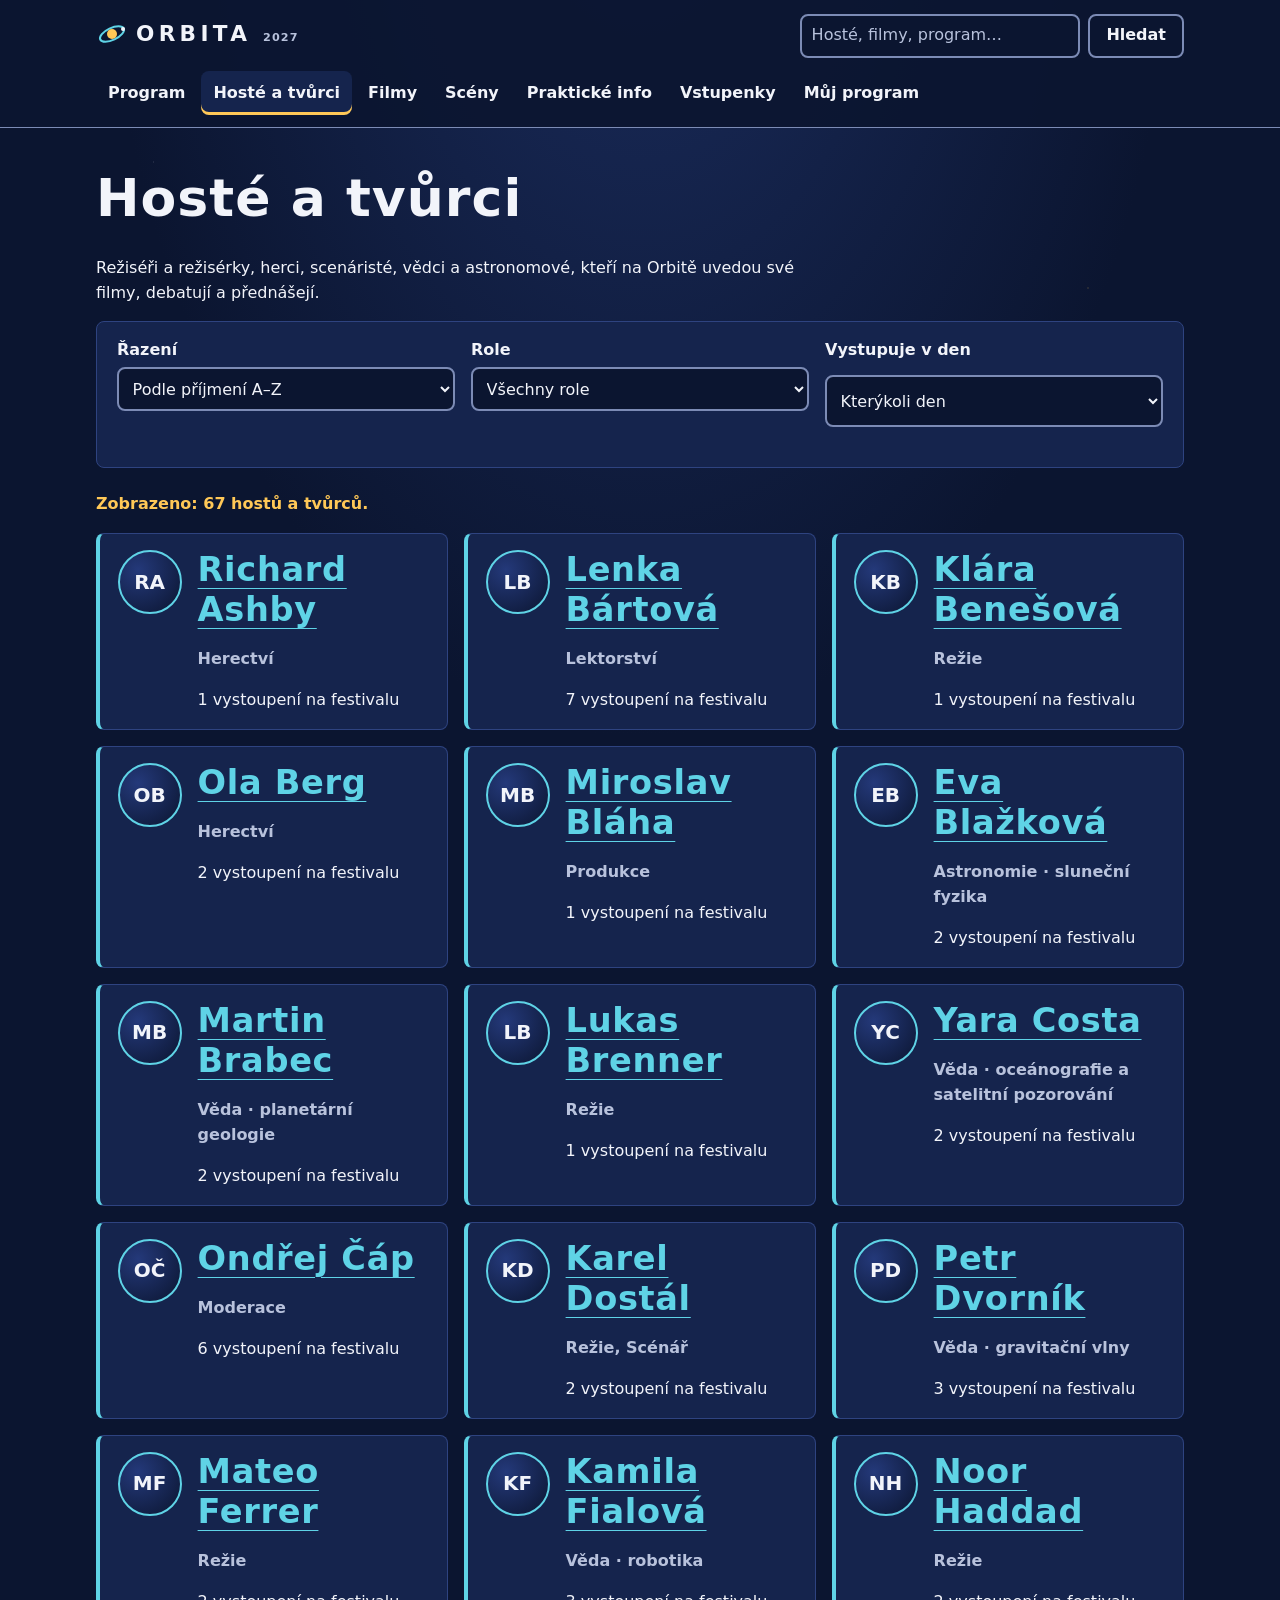
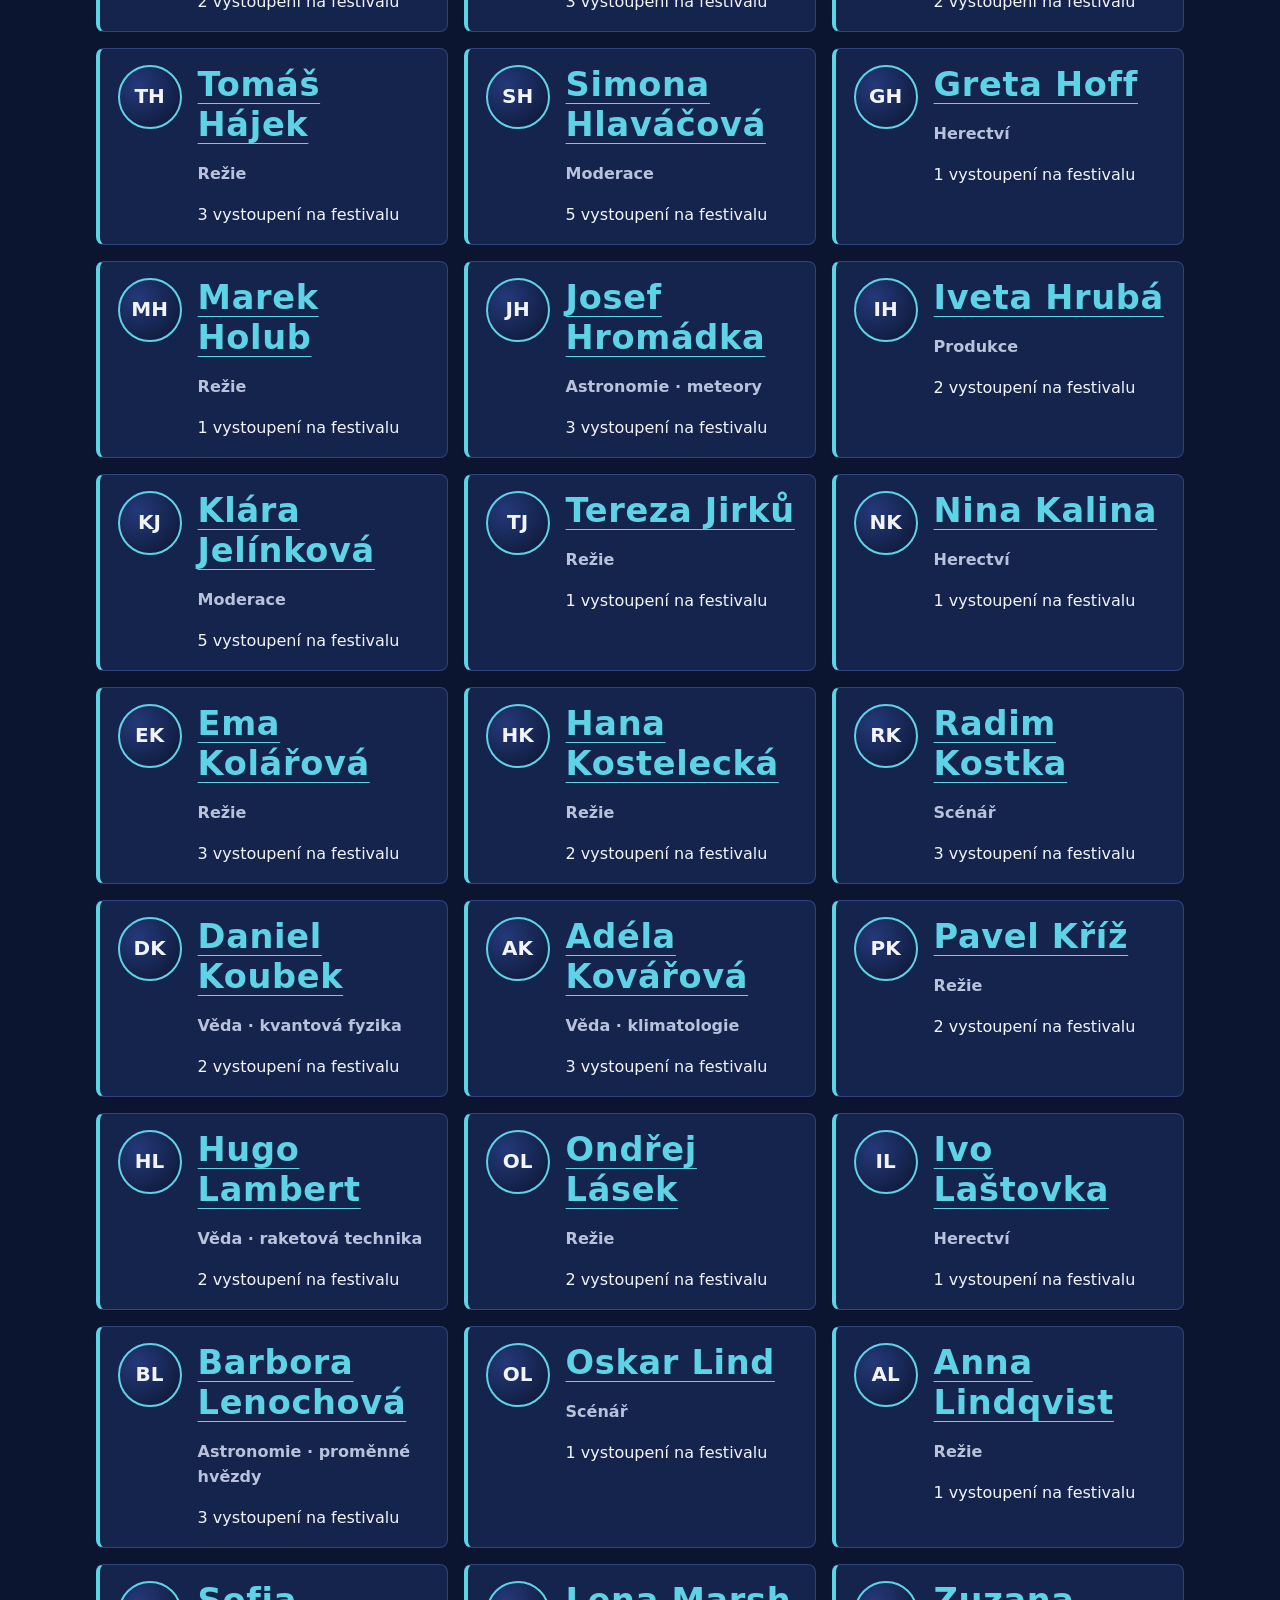
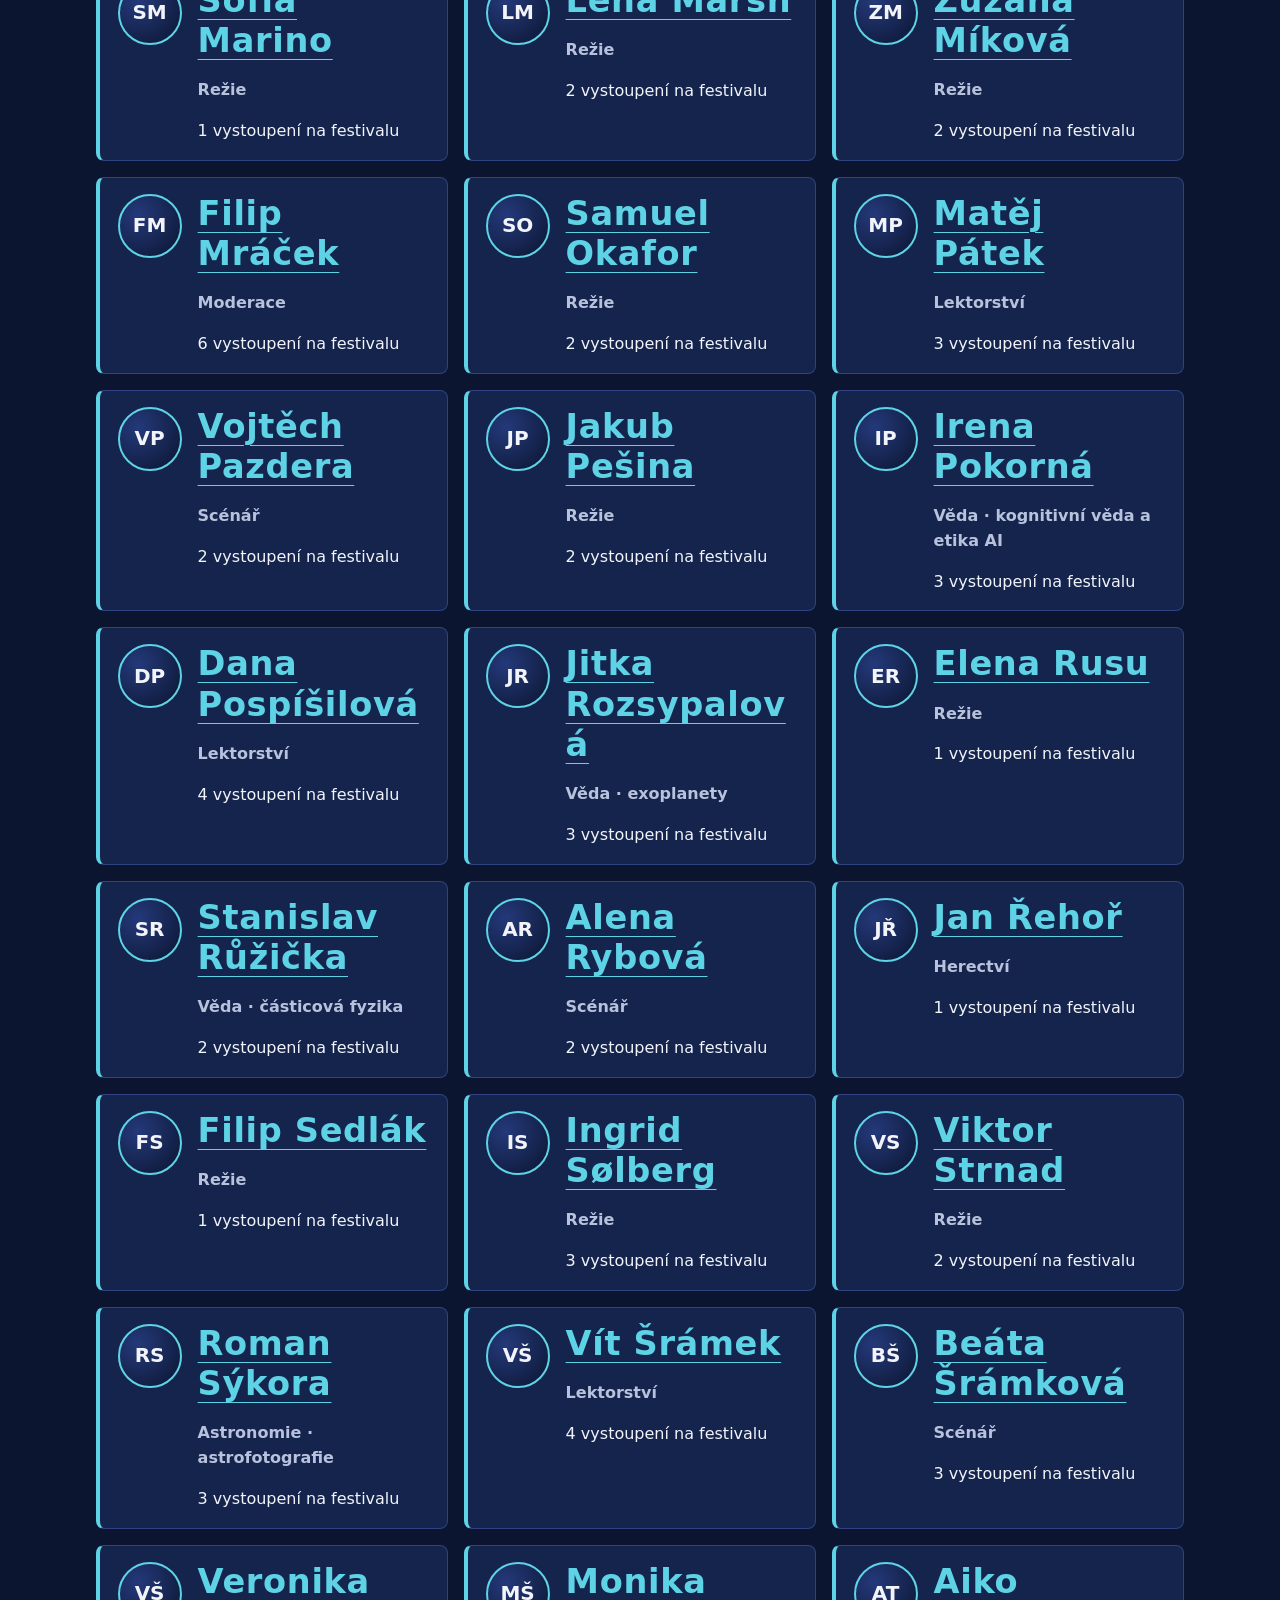
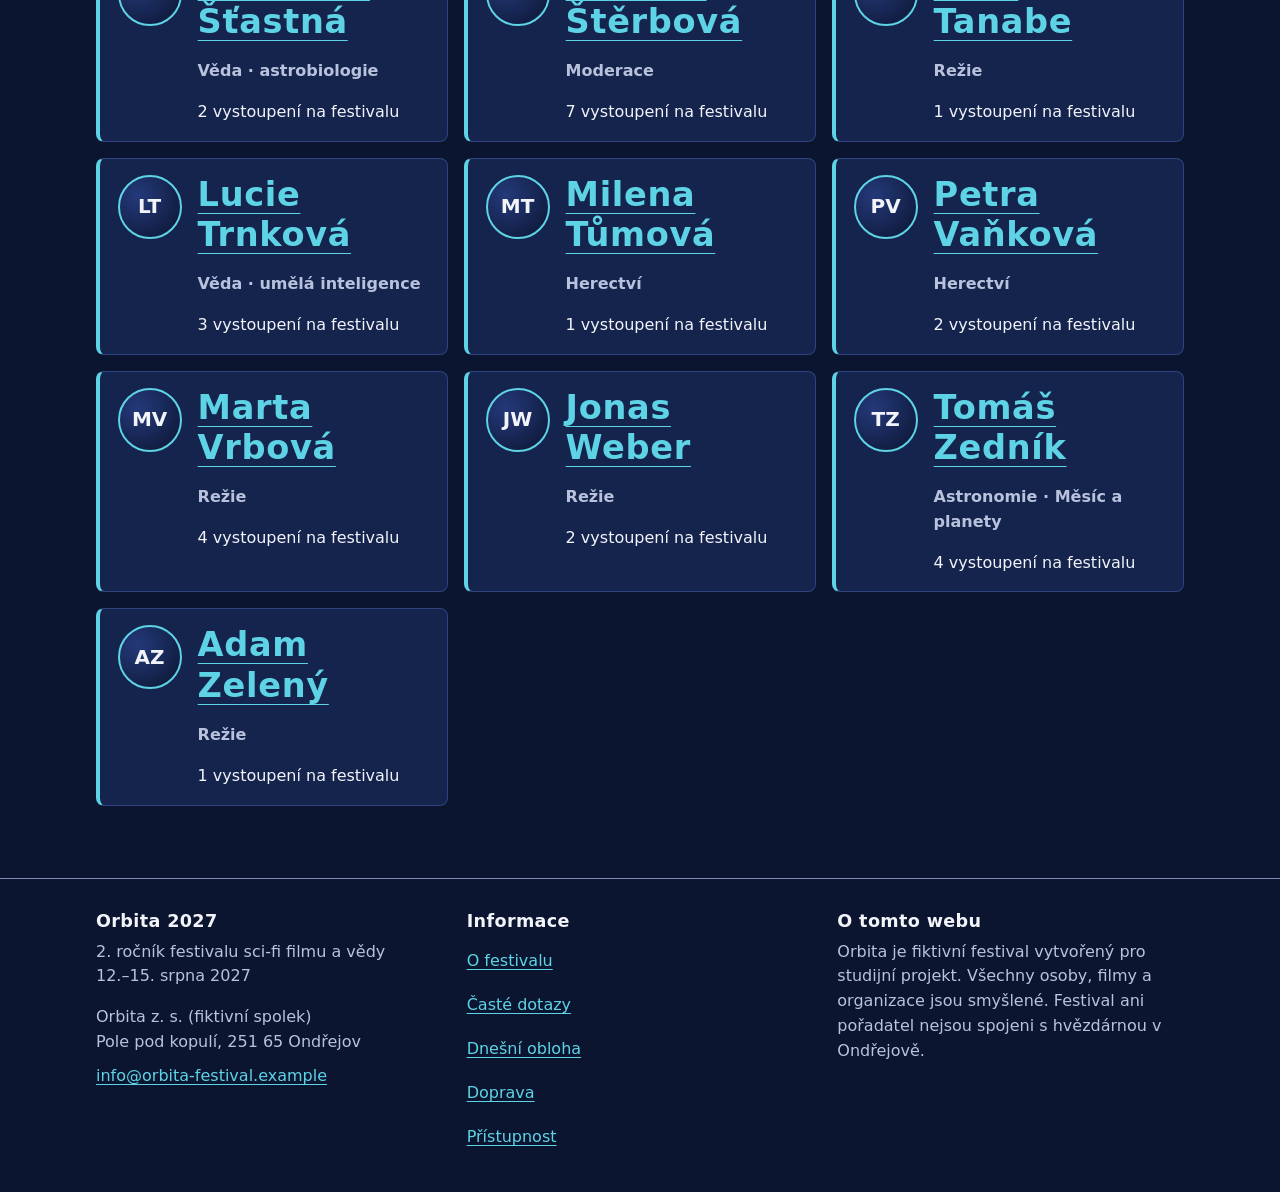
<file: ucinkujici.html>
<!doctype html>
<html lang="cs">
<head>
  <meta charset="utf-8">
  <meta name="viewport" content="width=device-width, initial-scale=1">
  <title>Hosté a tvůrci festivalu Orbita 2027</title>
  <meta name="description" content="Režiséři, herci, scenáristé, vědci a astronomové na festivalu Orbita 2027. 67 hostů a tvůrců, řazení a filtr podle role a dne.">
  <link rel="canonical" href="https://valeriygan04.github.io/orbita-web/ucinkujici.html">
  <meta property="og:type" content="website">
  <meta property="og:site_name" content="Orbita 2027">
  <meta property="og:locale" content="cs_CZ">
  <meta property="og:title" content="Hosté a tvůrci festivalu Orbita 2027">
  <meta property="og:description" content="Režiséři, herci, scenáristé, vědci a astronomové na festivalu Orbita 2027. 67 hostů a tvůrců, řazení a filtr podle role a dne.">
  <meta property="og:url" content="https://valeriygan04.github.io/orbita-web/ucinkujici.html">
  <meta property="og:image" content="https://valeriygan04.github.io/orbita-web/images/og-orbita.png">
  <meta property="og:image:width" content="1200">
  <meta property="og:image:height" content="630">
  <meta property="og:image:alt" content="Orbita 2027 – festival sci-fi filmu a vědy, 12.–15. srpna 2027, Ondřejov">
  <meta name="theme-color" content="#0b1530">
  <link rel="icon" href="images/favicon.svg" type="image/svg+xml">
  <link rel="stylesheet" href="css/style.css">
  <script>document.documentElement.classList.add('js');</script>
  <script src="js/data.js" defer></script>
  <script src="js/app.js" defer></script>
  <script type="application/ld+json">{
 "@context": "https://schema.org",
 "@type": "WebPage",
 "name": "Hosté a tvůrci – Orbita 2027",
 "description": "Hosté a tvůrci festivalu Orbita 2027.",
 "url": "https://valeriygan04.github.io/orbita-web/ucinkujici.html",
 "inLanguage": "cs",
 "isPartOf": {
  "@type": "WebSite",
  "name": "Orbita 2027",
  "url": "https://valeriygan04.github.io/orbita-web/"
 }
}</script>
</head>
<body data-stranka="ucinkujici">
  <a class="skip" href="#obsah">Přejít na obsah</a>
  <header class="hlavicka">
    <div class="obal">
      <div class="hlavicka__radek">
        <p class="logo"><a href="index.html"><svg viewBox="0 0 32 32" aria-hidden="true" focusable="false"><ellipse cx="16" cy="16" rx="13" ry="6" fill="none" stroke="#5fd3e6" stroke-width="2" transform="rotate(-25 16 16)"/><circle cx="16" cy="16" r="5" fill="#ffc857"/><circle cx="27" cy="11" r="2" fill="#f2f4fa"/></svg><span>Orbita <small>2027</small></span></a></p>
        <button type="button" class="menu-tlacitko" aria-expanded="false" aria-controls="hlavni-nav" hidden>Menu</button>
        <form class="hledani" role="search" action="hledat.html" method="get">
          <label class="vh" for="q">Hledat na webu</label>
          <input type="search" id="q" name="q" placeholder="Hosté, filmy, program…" autocomplete="off">
          <button type="submit">Hledat</button>
        </form>
      </div>
      <nav class="hlavni-nav" id="hlavni-nav" aria-label="Hlavní navigace">
        <ul>
          <li><a href="program.html">Program</a></li>
          <li><a href="ucinkujici.html" aria-current="page">Hosté a tvůrci</a></li>
          <li><a href="filmy.html">Filmy</a></li>
          <li><a href="sceny.html">Scény</a></li>
          <li><a href="prakticke-informace.html">Praktické info</a></li>
          <li><a href="vstupenky.html">Vstupenky</a></li>
          <li><a href="muj-program.html">Můj program<span data-pocet></span></a></li>
        </ul>
      </nav>
    </div>
  </header>
  <main id="obsah" class="obal" tabindex="-1">
    <h1>Hosté a tvůrci</h1>
    <p>Režiséři a režisérky, herci, scenáristé, vědci a astronomové, kteří na Orbitě uvedou své filmy, debatují a přednášejí.</p>
    <form id="filtr-hostu" class="panel" action="ucinkujici.html" method="get">
      <div class="seznam seznam--mrizka">
        <div class="pole">
          <label for="razeni">Řazení</label>
          <select id="razeni" name="razeni">
            <option value="az">Podle příjmení A–Z</option>
            <option value="za">Podle příjmení Z–A</option>
          </select>
        </div>
        <div class="pole">
          <label for="role">Role</label>
          <select id="role" name="role">
            <option value="">Všechny role</option>
            <option value="reziser">Režie</option>
            <option value="herec">Herectví</option>
            <option value="scenarista">Scénář</option>
            <option value="producent">Produkce</option>
            <option value="vedec">Věda</option>
            <option value="astronom">Astronomie</option>
            <option value="moderator">Moderace</option>
            <option value="lektor">Lektorství</option>
          </select>
        </div>
        <div class="pole">
          <label for="den">Vystupuje v den</label>
          <select id="den" name="den">
            <option value="">Kterýkoli den</option>
            <option value="2027-08-12">Čtvrtek 12. 8.</option>
            <option value="2027-08-13">Pátek 13. 8.</option>
            <option value="2027-08-14">Sobota 14. 8.</option>
            <option value="2027-08-15">Neděle 15. 8.</option>
          </select>
        </div>
      </div>
      <button type="submit">Použít</button>
    </form>
    <p id="stav" class="stav" role="status"></p>
    <div id="vysledky">
      <noscript><p class="panel upozorneni">Seznam hostů se zobrazuje pomocí JavaScriptu. Zapněte jej, prosím.</p></noscript>
    </div>
  </main>
  <footer class="paticka">
    <div class="obal paticka__mrizka">
      <section aria-labelledby="pat-festival">
        <h2 id="pat-festival">Orbita 2027</h2>
        <p>2. ročník festivalu sci-fi filmu a vědy<br><time datetime="2027-08-12">12.</time>–<time datetime="2027-08-15">15. srpna 2027</time></p>
        <address>Orbita z. s. (fiktivní spolek)<br>Pole pod kopulí, 251 65 Ondřejov<br><a href="mailto:info@orbita-festival.example">info@orbita-festival.example</a></address>
      </section>
      <nav aria-labelledby="pat-info">
        <h2 id="pat-info">Informace</h2>
        <ul>
          <li><a href="o-festivalu.html">O festivalu</a></li>
          <li><a href="faq.html">Časté dotazy</a></li>
          <li><a href="obloha.html">Dnešní obloha</a></li>
          <li><a href="prakticke-informace.html#doprava">Doprava</a></li>
          <li><a href="prakticke-informace.html#pristupnost">Přístupnost</a></li>
        </ul>
      </nav>
      <section aria-labelledby="pat-web">
        <h2 id="pat-web">O tomto webu</h2>
        <p>Orbita je fiktivní festival vytvořený pro studijní projekt. Všechny osoby, filmy a organizace jsou smyšlené. Festival ani pořadatel nejsou spojeni s hvězdárnou v Ondřejově.</p>
      </section>
    </div>
  </footer>
  <div id="oznameni" class="vh" role="status" aria-live="polite"></div>
</body>
</html>
</file>
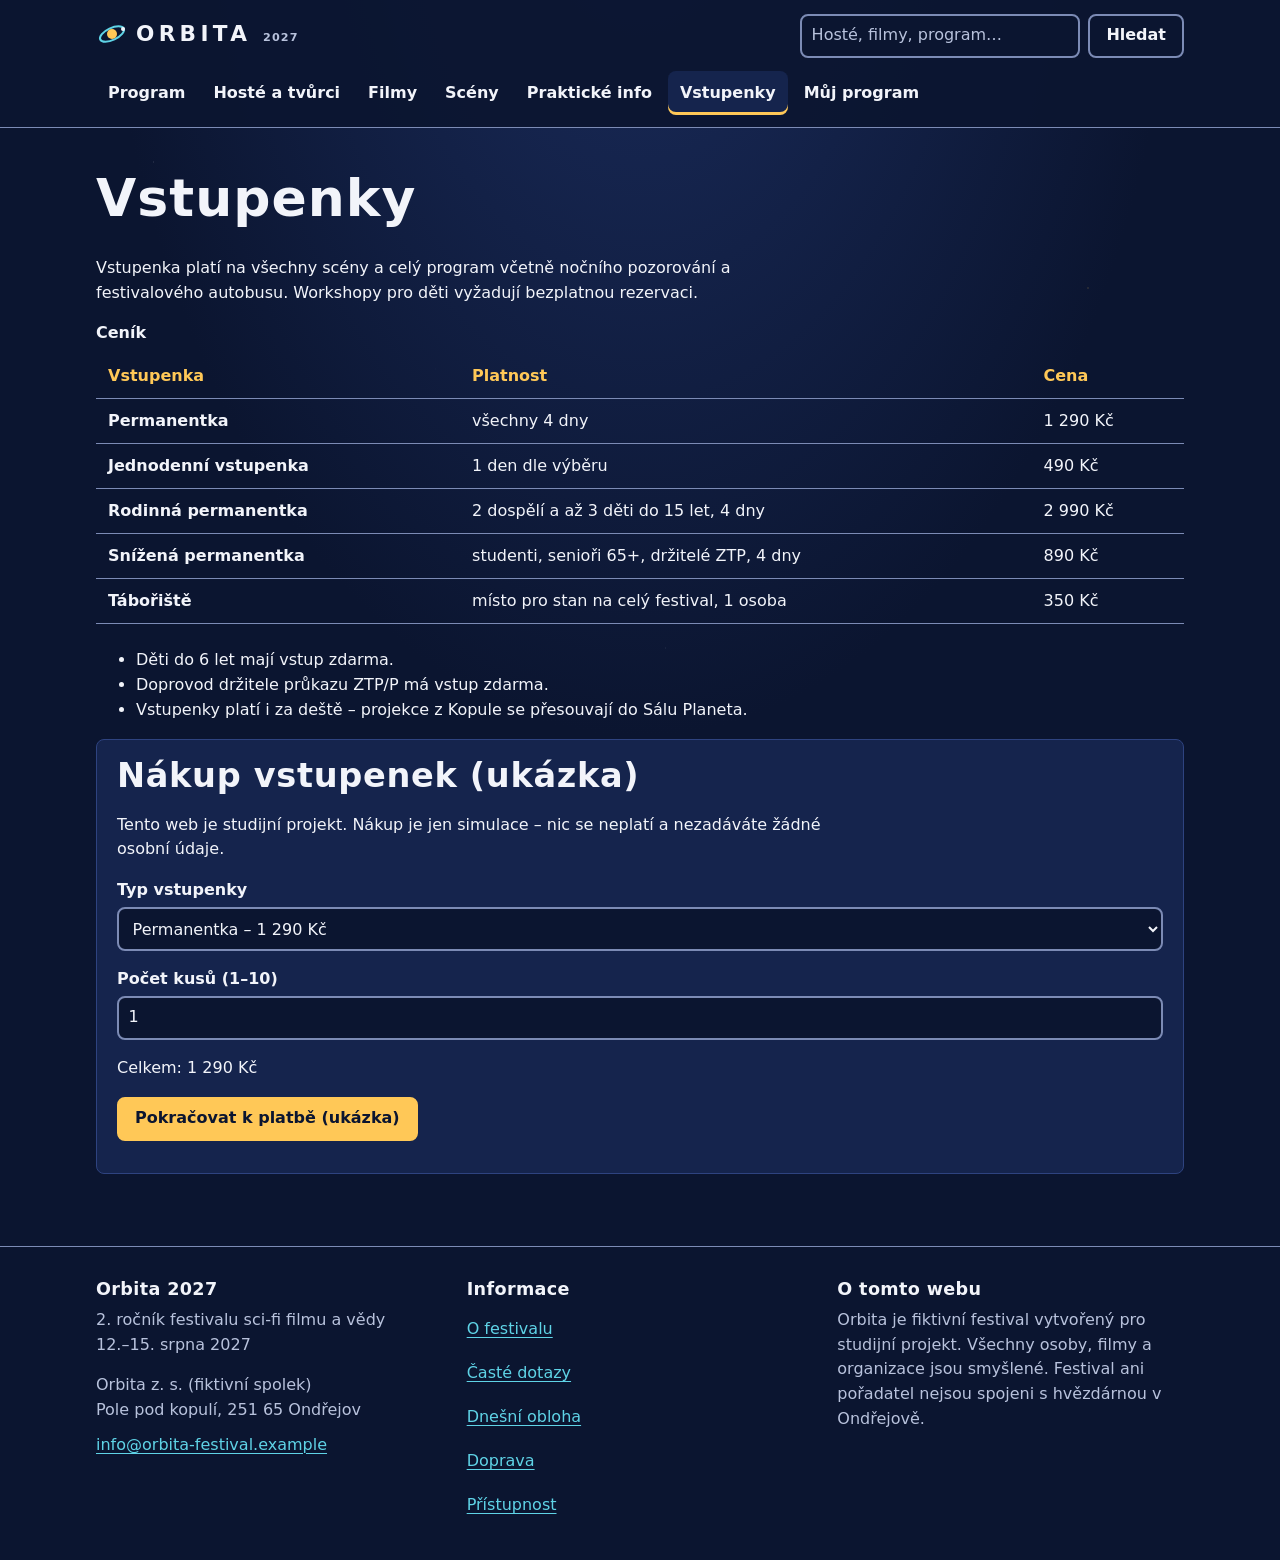
<file: vstupenky.html>
<!doctype html>
<html lang="cs">
<head>
  <meta charset="utf-8">
  <meta name="viewport" content="width=device-width, initial-scale=1">
  <title>Vstupenky a ceny – Orbita 2027</title>
  <meta name="description" content="Ceny vstupenek na festival Orbita 2027: permanentka 1 290 Kč, jednodenní 490 Kč, rodinná permanentka, snížené vstupné. Děti do 6 let zdarma.">
  <link rel="canonical" href="https://valeriygan04.github.io/orbita-web/vstupenky.html">
  <meta property="og:type" content="website">
  <meta property="og:site_name" content="Orbita 2027">
  <meta property="og:locale" content="cs_CZ">
  <meta property="og:title" content="Vstupenky a ceny – Orbita 2027">
  <meta property="og:description" content="Ceny vstupenek na festival Orbita 2027: permanentka 1 290 Kč, jednodenní 490 Kč, rodinná permanentka, snížené vstupné. Děti do 6 let zdarma.">
  <meta property="og:url" content="https://valeriygan04.github.io/orbita-web/vstupenky.html">
  <meta property="og:image" content="https://valeriygan04.github.io/orbita-web/images/og-orbita.png">
  <meta property="og:image:width" content="1200">
  <meta property="og:image:height" content="630">
  <meta property="og:image:alt" content="Orbita 2027 – festival sci-fi filmu a vědy, 12.–15. srpna 2027, Ondřejov">
  <meta name="theme-color" content="#0b1530">
  <link rel="icon" href="images/favicon.svg" type="image/svg+xml">
  <link rel="stylesheet" href="css/style.css">
  <script>document.documentElement.classList.add('js');</script>
  <script src="js/data.js" defer></script>
  <script src="js/app.js" defer></script>
  <script type="application/ld+json">{
 "@context": "https://schema.org",
 "@type": "Festival",
 "name": "Orbita – festival sci-fi filmu a vědy",
 "description": "Vstupenka platí na všechny scény a celý program včetně nočního pozorování a festivalového autobusu. Workshopy pro děti vyžadují bezplatnou rezervaci.",
 "url": "https://valeriygan04.github.io/orbita-web/",
 "inLanguage": "cs",
 "startDate": "2027-08-12",
 "endDate": "2027-08-15",
 "eventStatus": "https://schema.org/EventScheduled",
 "eventAttendanceMode": "https://schema.org/OfflineEventAttendanceMode",
 "location": {
  "@type": "Place",
  "name": "Pole pod kopulí",
  "address": {
   "@type": "PostalAddress",
   "addressLocality": "Ondřejov",
   "postalCode": "251 65",
   "addressRegion": "Středočeský kraj",
   "addressCountry": "CZ"
  }
 },
 "organizer": {
  "@type": "Organization",
  "name": "Orbita z. s. (fiktivní spolek)",
  "email": "info@orbita-festival.example",
  "url": "https://valeriygan04.github.io/orbita-web/o-festivalu.html"
 },
 "offers": [
  {
   "@type": "Offer",
   "name": "Permanentka",
   "description": "všechny 4 dny",
   "price": 1290,
   "priceCurrency": "CZK",
   "url": "https://valeriygan04.github.io/orbita-web/vstupenky.html",
   "availability": "https://schema.org/InStock"
  },
  {
   "@type": "Offer",
   "name": "Jednodenní vstupenka",
   "description": "1 den dle výběru",
   "price": 490,
   "priceCurrency": "CZK",
   "url": "https://valeriygan04.github.io/orbita-web/vstupenky.html",
   "availability": "https://schema.org/InStock"
  },
  {
   "@type": "Offer",
   "name": "Rodinná permanentka",
   "description": "2 dospělí a až 3 děti do 15 let, 4 dny",
   "price": 2990,
   "priceCurrency": "CZK",
   "url": "https://valeriygan04.github.io/orbita-web/vstupenky.html",
   "availability": "https://schema.org/InStock"
  },
  {
   "@type": "Offer",
   "name": "Snížená permanentka",
   "description": "studenti, senioři 65+, držitelé ZTP, 4 dny",
   "price": 890,
   "priceCurrency": "CZK",
   "url": "https://valeriygan04.github.io/orbita-web/vstupenky.html",
   "availability": "https://schema.org/InStock"
  },
  {
   "@type": "Offer",
   "name": "Tábořiště",
   "description": "místo pro stan na celý festival, 1 osoba",
   "price": 350,
   "priceCurrency": "CZK",
   "url": "https://valeriygan04.github.io/orbita-web/vstupenky.html",
   "availability": "https://schema.org/InStock"
  }
 ]
}</script>
</head>
<body data-stranka="vstupenky">
  <a class="skip" href="#obsah">Přejít na obsah</a>
  <header class="hlavicka">
    <div class="obal">
      <div class="hlavicka__radek">
        <p class="logo"><a href="index.html"><svg viewBox="0 0 32 32" aria-hidden="true" focusable="false"><ellipse cx="16" cy="16" rx="13" ry="6" fill="none" stroke="#5fd3e6" stroke-width="2" transform="rotate(-25 16 16)"/><circle cx="16" cy="16" r="5" fill="#ffc857"/><circle cx="27" cy="11" r="2" fill="#f2f4fa"/></svg><span>Orbita <small>2027</small></span></a></p>
        <button type="button" class="menu-tlacitko" aria-expanded="false" aria-controls="hlavni-nav" hidden>Menu</button>
        <form class="hledani" role="search" action="hledat.html" method="get">
          <label class="vh" for="q">Hledat na webu</label>
          <input type="search" id="q" name="q" placeholder="Hosté, filmy, program…" autocomplete="off">
          <button type="submit">Hledat</button>
        </form>
      </div>
      <nav class="hlavni-nav" id="hlavni-nav" aria-label="Hlavní navigace">
        <ul>
          <li><a href="program.html">Program</a></li>
          <li><a href="ucinkujici.html">Hosté a tvůrci</a></li>
          <li><a href="filmy.html">Filmy</a></li>
          <li><a href="sceny.html">Scény</a></li>
          <li><a href="prakticke-informace.html">Praktické info</a></li>
          <li><a href="vstupenky.html" aria-current="page">Vstupenky</a></li>
          <li><a href="muj-program.html">Můj program<span data-pocet></span></a></li>
        </ul>
      </nav>
    </div>
  </header>
  <main id="obsah" class="obal" tabindex="-1">
    <h1>Vstupenky</h1>
    <p>Vstupenka platí na všechny scény a celý program včetně nočního pozorování a festivalového autobusu. Workshopy pro děti vyžadují bezplatnou rezervaci.</p>
    <div class="tabulka" role="region" aria-labelledby="t-cenik" tabindex="0">
      <table>
        <caption id="t-cenik">Ceník</caption>
        <thead><tr><th scope="col">Vstupenka</th><th scope="col">Platnost</th><th scope="col">Cena</th></tr></thead>
        <tbody>
          <tr><th scope="row">Permanentka</th><td>všechny 4 dny</td><td>1 290 Kč</td></tr>
          <tr><th scope="row">Jednodenní vstupenka</th><td>1 den dle výběru</td><td>490 Kč</td></tr>
          <tr><th scope="row">Rodinná permanentka</th><td>2 dospělí a až 3 děti do 15 let, 4 dny</td><td>2 990 Kč</td></tr>
          <tr><th scope="row">Snížená permanentka</th><td>studenti, senioři 65+, držitelé ZTP, 4 dny</td><td>890 Kč</td></tr>
          <tr><th scope="row">Tábořiště</th><td>místo pro stan na celý festival, 1 osoba</td><td>350 Kč</td></tr>
        </tbody>
      </table>
    </div>
    <ul>
      <li>Děti do 6 let mají vstup zdarma.</li>
      <li>Doprovod držitele průkazu ZTP/P má vstup zdarma.</li>
      <li>Vstupenky platí i za deště – projekce z Kopule se přesouvají do Sálu Planeta.</li>
    </ul>

    <section class="panel" aria-labelledby="h-nakup">
      <h2 id="h-nakup">Nákup vstupenek (ukázka)</h2>
      <p>Tento web je studijní projekt. Nákup je jen simulace – nic se neplatí a nezadáváte žádné osobní údaje.</p>
      <form id="nakup" action="vstupenky.html" method="get">
        <div class="pole">
          <label for="typ">Typ vstupenky</label>
          <select id="typ" name="typ">
            <option value="permanentka" data-cena="1290">Permanentka – 1 290 Kč</option>
            <option value="jednodenni" data-cena="490">Jednodenní vstupenka – 490 Kč</option>
            <option value="rodinna" data-cena="2990">Rodinná permanentka – 2 990 Kč</option>
            <option value="snizena" data-cena="890">Snížená permanentka – 890 Kč</option>
            <option value="tabor" data-cena="350">Tábořiště – 350 Kč</option>
          </select>
        </div>
        <div class="pole">
          <label for="pocet">Počet kusů (1–10)</label>
          <input type="number" id="pocet" name="pocet" min="1" max="10" value="1" inputmode="numeric">
        </div>
        <p>Celkem: <output id="cena" for="typ pocet">–</output></p>
        <button type="submit" class="tlacitko--hlavni">Pokračovat k platbě (ukázka)</button>
        <p id="stav" class="stav" role="status"></p>
        <noscript><p class="panel upozorneni">Výpočet ceny a simulace nákupu vyžadují JavaScript.</p></noscript>
      </form>
    </section>
  </main>
  <footer class="paticka">
    <div class="obal paticka__mrizka">
      <section aria-labelledby="pat-festival">
        <h2 id="pat-festival">Orbita 2027</h2>
        <p>2. ročník festivalu sci-fi filmu a vědy<br><time datetime="2027-08-12">12.</time>–<time datetime="2027-08-15">15. srpna 2027</time></p>
        <address>Orbita z. s. (fiktivní spolek)<br>Pole pod kopulí, 251 65 Ondřejov<br><a href="mailto:info@orbita-festival.example">info@orbita-festival.example</a></address>
      </section>
      <nav aria-labelledby="pat-info">
        <h2 id="pat-info">Informace</h2>
        <ul>
          <li><a href="o-festivalu.html">O festivalu</a></li>
          <li><a href="faq.html">Časté dotazy</a></li>
          <li><a href="obloha.html">Dnešní obloha</a></li>
          <li><a href="prakticke-informace.html#doprava">Doprava</a></li>
          <li><a href="prakticke-informace.html#pristupnost">Přístupnost</a></li>
        </ul>
      </nav>
      <section aria-labelledby="pat-web">
        <h2 id="pat-web">O tomto webu</h2>
        <p>Orbita je fiktivní festival vytvořený pro studijní projekt. Všechny osoby, filmy a organizace jsou smyšlené. Festival ani pořadatel nejsou spojeni s hvězdárnou v Ondřejově.</p>
      </section>
    </div>
  </footer>
  <div id="oznameni" class="vh" role="status" aria-live="polite"></div>
</body>
</html>
</file>
<file: css/style.css>
/* Orbita 2027 – hlavní styly. Mobile-first, min-width media queries.
   Paleta a kontrasty: project-specification.md, kap. 8. */

:root {
  color-scheme: dark;
  --bg: #0b1530;
  --plocha: #15244d;
  --text: #f2f4fa;
  --tlumeny: #b8c2dc;
  --jantar: #ffc857;
  --azur: #5fd3e6;
  --chyba: #ff8a80;
  --hrana: #7c8bb5;
  --orbita: #2e4380; /* jen dekorace, nikdy text ani UI */
  --font: system-ui, -apple-system, "Segoe UI", Roboto, "Noto Sans", sans-serif;
  --font-nadpis: "Bahnschrift", "DIN Alternate", "Arial Narrow", system-ui, sans-serif;
  --mezera: clamp(1rem, 0.6rem + 2vw, 2rem);
  --sirka: 72rem;
  --radius: 0.5rem;
}

*, *::before, *::after { box-sizing: border-box; }

html {
  font-family: var(--font);
  font-size: 100%;
  line-height: 1.55;
  color: var(--text);
  background-color: var(--bg);
  -webkit-text-size-adjust: 100%;
  text-size-adjust: 100%;
}

body {
  margin: 0;
  min-height: 100vh;
  display: flex;
  flex-direction: column;
  /* dekorativní hvězdy */
  background-image:
    radial-gradient(1px 1px at 12% 18%, rgba(242, 244, 250, 0.6), transparent 60%),
    radial-gradient(1px 1px at 68% 9%, rgba(242, 244, 250, 0.5), transparent 60%),
    radial-gradient(1.5px 1.5px at 85% 32%, rgba(255, 200, 87, 0.5), transparent 60%),
    radial-gradient(1px 1px at 34% 41%, rgba(242, 244, 250, 0.4), transparent 60%),
    radial-gradient(1px 1px at 52% 72%, rgba(242, 244, 250, 0.35), transparent 60%),
    radial-gradient(ellipse at 50% -20%, #1b2d5e 0%, var(--bg) 60%);
  background-attachment: fixed;
  overflow-wrap: break-word;
}

main { flex: 1; }

img, svg { max-width: 100%; height: auto; }

h1, h2, h3 {
  font-family: var(--font-nadpis);
  line-height: 1.2;
  letter-spacing: 0.02em;
  margin: 1.5em 0 0.5em;
  overflow-wrap: break-word;
}
h1 { font-size: clamp(2rem, 1.4rem + 3vw, 3.25rem); margin-top: 0.75em; }
h2 { font-size: clamp(1.5rem, 1.2rem + 1.4vw, 2.1rem); }
h3 { font-size: clamp(1.15rem, 1.05rem + 0.5vw, 1.35rem); }
p, ul, ol, dl { margin: 0 0 1em; }
p, li, dd { max-width: 70ch; }

a { color: var(--azur); text-decoration-thickness: 1px; text-underline-offset: 0.2em; }
a:hover { text-decoration-thickness: 2px; }

:focus-visible { outline: 3px solid var(--jantar); outline-offset: 2px; border-radius: 2px; }

.vh {
  position: absolute !important;
  width: 1px; height: 1px;
  padding: 0; margin: -1px;
  overflow: hidden; clip-path: inset(50%);
  white-space: nowrap; border: 0;
}

.obal { width: 100%; max-width: var(--sirka); margin-inline: auto; padding-inline: var(--mezera); }

/* ---------- skip link ---------- */
.skip {
  position: absolute; left: 1rem; top: -100%;
  z-index: 100;
  padding: 0.75rem 1rem;
  background: var(--jantar); color: var(--bg);
  font-weight: 700;
}
.skip:focus { top: 1rem; }

/* ---------- hlavička ---------- */
.hlavicka { border-bottom: 1px solid var(--hrana); background: rgba(11, 21, 48, 0.92); }
.hlavicka__radek {
  display: flex; flex-wrap: wrap; align-items: center; gap: 0.5rem 1rem;
  padding-block: 0.75rem;
}
.logo {
  margin: 0 auto 0 0;
  font-family: var(--font-nadpis);
  font-weight: 700; font-size: 1.35rem; letter-spacing: 0.2em; text-transform: uppercase;
}
.logo a { display: inline-flex; align-items: center; gap: 0.5rem; min-height: 44px; color: var(--text); text-decoration: none; }
.logo svg { width: 2rem; height: 2rem; flex: none; }
.logo small { font-size: 0.7rem; letter-spacing: 0.1em; color: var(--tlumeny); }

.menu-tlacitko[hidden] { display: none; }

.hledani { display: flex; gap: 0.5rem; width: 100%; }
.hledani input { flex: 1 1 auto; min-width: 0; }
.hledani button, .menu-tlacitko { flex: none; white-space: nowrap; }

.hlavni-nav ul {
  display: flex; flex-wrap: wrap; gap: 0.25rem;
  margin: 0; padding: 0 0 0.75rem; list-style: none;
}
.hlavni-nav li { max-width: none; }
.hlavni-nav a {
  display: inline-flex; align-items: center;
  min-height: 44px; padding: 0.25rem 0.75rem;
  border-radius: var(--radius);
  color: var(--text); text-decoration: none; font-weight: 600;
}
.hlavni-nav a:hover { background: var(--plocha); }
.hlavni-nav a[aria-current="page"] { background: var(--plocha); box-shadow: inset 0 -3px 0 var(--jantar); }

/* JS varianta na mobilu: menu se rozbalí tlačítkem */
@media (max-width: 47.99em) {
  .js .hlavni-nav ul { display: none; }
  .js .hlavni-nav.otevreno ul { display: grid; grid-template-columns: 1fr 1fr; }
}

/* ---------- formulářové prvky a tlačítka ---------- */
input, select, button, textarea { font: inherit; }

input[type="search"], input[type="text"], input[type="number"], input[type="datetime-local"], select {
  min-height: 44px;
  padding: 0.4rem 0.6rem;
  border: 2px solid var(--hrana);
  border-radius: var(--radius);
  background: var(--bg);
  color: var(--text);
  max-width: 100%;
}
::placeholder { color: var(--tlumeny); opacity: 1; }
input[type="checkbox"], input[type="radio"] { width: 1.25rem; height: 1.25rem; accent-color: var(--jantar); margin: 0; flex: none; }

.tlacitko, button {
  display: inline-flex; align-items: center; justify-content: center; gap: 0.4rem;
  min-height: 44px; min-width: 44px;
  padding: 0.4rem 1rem;
  border: 2px solid var(--hrana);
  border-radius: var(--radius);
  background: transparent;
  color: var(--text);
  font-weight: 600; text-decoration: none; text-align: center;
  cursor: pointer;
}
.tlacitko:hover, button:hover { border-color: var(--text); }
.tlacitko--hlavni, button.tlacitko--hlavni { background: var(--jantar); border-color: var(--jantar); color: var(--bg); }
.tlacitko--hlavni:hover { background: var(--text); border-color: var(--text); }
[hidden] { display: none !important; }

.ulozit[data-ulozeno="true"] { background: var(--azur); border-color: var(--azur); color: var(--bg); }

fieldset { margin: 0 0 1rem; padding: 0.5rem 0.75rem 0.75rem; border: 1px solid var(--hrana); border-radius: var(--radius); min-width: 0; }
legend { padding: 0 0.25rem; font-weight: 700; }
.volby { display: flex; flex-wrap: wrap; gap: 0 1rem; }
.volby label { display: inline-flex; align-items: center; gap: 0.5rem; min-height: 44px; cursor: pointer; }
.pole { display: grid; grid-template-columns: minmax(0, 1fr); gap: 0.25rem; margin-bottom: 1rem; }
.pole select, .pole input { width: 100%; }
.pole label { font-weight: 700; }
.akce { display: flex; flex-wrap: wrap; gap: 0.5rem; margin-bottom: 1rem; }

/* ---------- úvod / hero ---------- */
.hero { display: grid; gap: 1.5rem; padding-block: 1rem 2rem; }
.hero h1 { margin-top: 0.25em; }
.hero__nadtitul { color: var(--jantar); font-weight: 700; letter-spacing: 0.15em; text-transform: uppercase; margin: 0; }
.hero__fakta { font-size: 1.15rem; color: var(--tlumeny); }
.hero img { border-radius: var(--radius); width: 100%; }

/* ---------- karty a výpisy ---------- */
.seznam { list-style: none; padding: 0; margin: 0 0 1.5rem; display: grid; gap: 1rem; }
.seznam > li { max-width: none; min-width: 0; }

.karta, .polozka {
  height: 100%;
  padding: 1rem 1.1rem;
  background: var(--plocha);
  border: 1px solid var(--orbita);
  border-left: 4px solid var(--azur);
  border-radius: var(--radius);
}
.polozka.typ-pozorovani, .polozka.typ-detsky, .polozka.typ-workshop { border-left-color: var(--jantar); }
.polozka.typ-debata, .polozka.typ-prednaska { border-left-color: var(--hrana); }
.karta h2, .karta h3, .polozka h2, .polozka h3 { margin-top: 0; }
.polozka :last-child, .karta :last-child { margin-bottom: 0; }
.polozka__meta, .meta { color: var(--tlumeny); font-weight: 600; }
.polozka:target, .zvyrazneno { outline: 3px solid var(--jantar); outline-offset: 2px; }

.stitky { display: flex; flex-wrap: wrap; gap: 0.35rem; padding: 0; list-style: none; }
.stitek {
  display: inline-block;
  padding: 0.1rem 0.55rem;
  border: 1px solid var(--hrana);
  border-radius: 999px;
  font-size: 0.875rem; color: var(--tlumeny);
}
.stitek--akcent { border-color: var(--jantar); color: var(--jantar); }

.kolize {
  padding: 0.5rem 0.75rem;
  border: 2px solid var(--chyba);
  border-radius: var(--radius);
  color: var(--chyba);
  font-weight: 600;
}
.kolize::before { content: "⚠ "; }

.avatar {
  display: grid; place-items: center;
  width: 4rem; height: 4rem; flex: none;
  border-radius: 50%;
  border: 2px solid var(--azur);
  background: radial-gradient(circle at 30% 30%, #24397a, var(--bg));
  font-family: var(--font-nadpis); font-weight: 700; font-size: 1.25rem; color: var(--text);
}
.avatar--velky { width: 7rem; height: 7rem; font-size: 2.25rem; }
.osoba { display: flex; gap: 1rem; align-items: flex-start; }
.osoba > div { min-width: 0; }

mark { background: var(--jantar); color: var(--bg); padding-inline: 0.1em; border-radius: 2px; }

.panel {
  padding: 1rem 1.25rem; margin-bottom: 1.5rem;
  background: var(--plocha);
  border: 1px solid var(--orbita); border-radius: var(--radius);
}
.panel > h2:first-child, .panel > h3:first-child { margin-top: 0; }
.panel :last-child { margin-bottom: 0; }
.upozorneni { border-left: 4px solid var(--jantar); }

.drobecky ol { display: flex; flex-wrap: wrap; gap: 0.25rem 0.5rem; list-style: none; padding: 0; margin: 1rem 0 0; color: var(--tlumeny); }
.drobecky li + li::before { content: "›"; margin-right: 0.5rem; }
.drobecky a { display: inline-block; padding-block: 0.6rem; }

/* filtr – na mobilu sbalitelný details */
.filtr { margin-bottom: 1.5rem; }
.filtr > summary {
  display: flex; align-items: center; min-height: 44px;
  padding: 0.5rem 1rem;
  background: var(--plocha); border: 2px solid var(--hrana); border-radius: var(--radius);
  font-weight: 700; cursor: pointer;
}
.filtr[open] > summary { margin-bottom: 1rem; }
.stav { font-weight: 700; color: var(--jantar); }

/* tabulky */
.tabulka { overflow-x: auto; margin-bottom: 1.5rem; }
.tabulka:focus-visible { outline-offset: 4px; }
table { width: 100%; border-collapse: collapse; min-width: 36rem; }
.tabulka--uzka table { min-width: 0; }
caption { text-align: left; font-weight: 700; padding-bottom: 0.5rem; }
th, td { padding: 0.6rem 0.75rem; border-bottom: 1px solid var(--hrana); text-align: left; vertical-align: top; }
thead th { color: var(--jantar); }
tr.dnes { background: var(--plocha); }
tr.dnes th::after { content: " (dnes)"; color: var(--jantar); }

dl.fakta { display: grid; grid-template-columns: minmax(0, 1fr); gap: 0 1rem; }
dl.fakta dd + dt { margin-top: 0.5rem; }
dl.fakta dt { font-weight: 700; color: var(--tlumeny); }
dl.fakta dd { margin: 0; }

.mapa { background: var(--plocha); border-radius: var(--radius); border: 1px solid var(--orbita); }
.mapa text { fill: var(--text); font-family: var(--font); font-size: 15px; }

.faq h3 { margin-top: 1.25em; }

.scena-obrazek { display: block; width: 100%; max-width: 40rem; margin-bottom: 1rem; border-radius: var(--radius); border: 1px solid var(--orbita); }

/* ---------- patička ---------- */
.paticka { margin-top: 3rem; border-top: 1px solid var(--hrana); background: rgba(11, 21, 48, 0.92); padding-block: 2rem; color: var(--tlumeny); }
.paticka__mrizka { display: grid; gap: 1.5rem; }
.paticka h2 { font-size: 1.1rem; margin: 0 0 0.5rem; color: var(--text); }
.paticka ul { list-style: none; padding: 0; margin: 0; }
.paticka a { display: inline-block; padding-block: 0.6rem; }
.paticka address { font-style: normal; }

/* ---------- větší obrazovky ---------- */
@media (min-width: 40em) {
  dl.fakta { grid-template-columns: max-content minmax(0, 1fr); gap: 0.25rem 1rem; }
  dl.fakta dd + dt { margin-top: 0; }
  .seznam--mrizka { grid-template-columns: repeat(auto-fill, minmax(min(100%, 20rem), 1fr)); }
  .hledani { width: auto; flex: 0 1 22rem; }
}

@media (min-width: 48em) {
  .logo { margin-right: 0; }
  .menu-tlacitko { display: none; }
  .hlavicka__radek { flex-wrap: nowrap; justify-content: space-between; }
  .hledani { flex: 0 1 24rem; }
  .hero { grid-template-columns: 1.1fr 1fr; align-items: center; }
  .paticka__mrizka { grid-template-columns: repeat(3, 1fr); }
  .se-filtrem { display: grid; grid-template-columns: 19rem minmax(0, 1fr); gap: 2rem; align-items: start; }
}

/* ---------- pohyb ---------- */
@media (prefers-reduced-motion: no-preference) {
  html { scroll-behavior: smooth; }
  /* animace meteorů je uvnitř images/hero-orbita.svg, také jen při no-preference */
}

/* ---------- tisk (hlavně Můj program) ---------- */
@media print {
  :root { color-scheme: light; }
  html, body { background: #fff; color: #000; }
  .hlavicka, .paticka, .skip, button, .akce, .filtr { display: none !important; }
  .polozka, .karta { background: none; border: 1px solid #000; break-inside: avoid; }
  a { color: #000; }
  .polozka__meta, .meta, .kolize { color: #000; }
}
</file>
